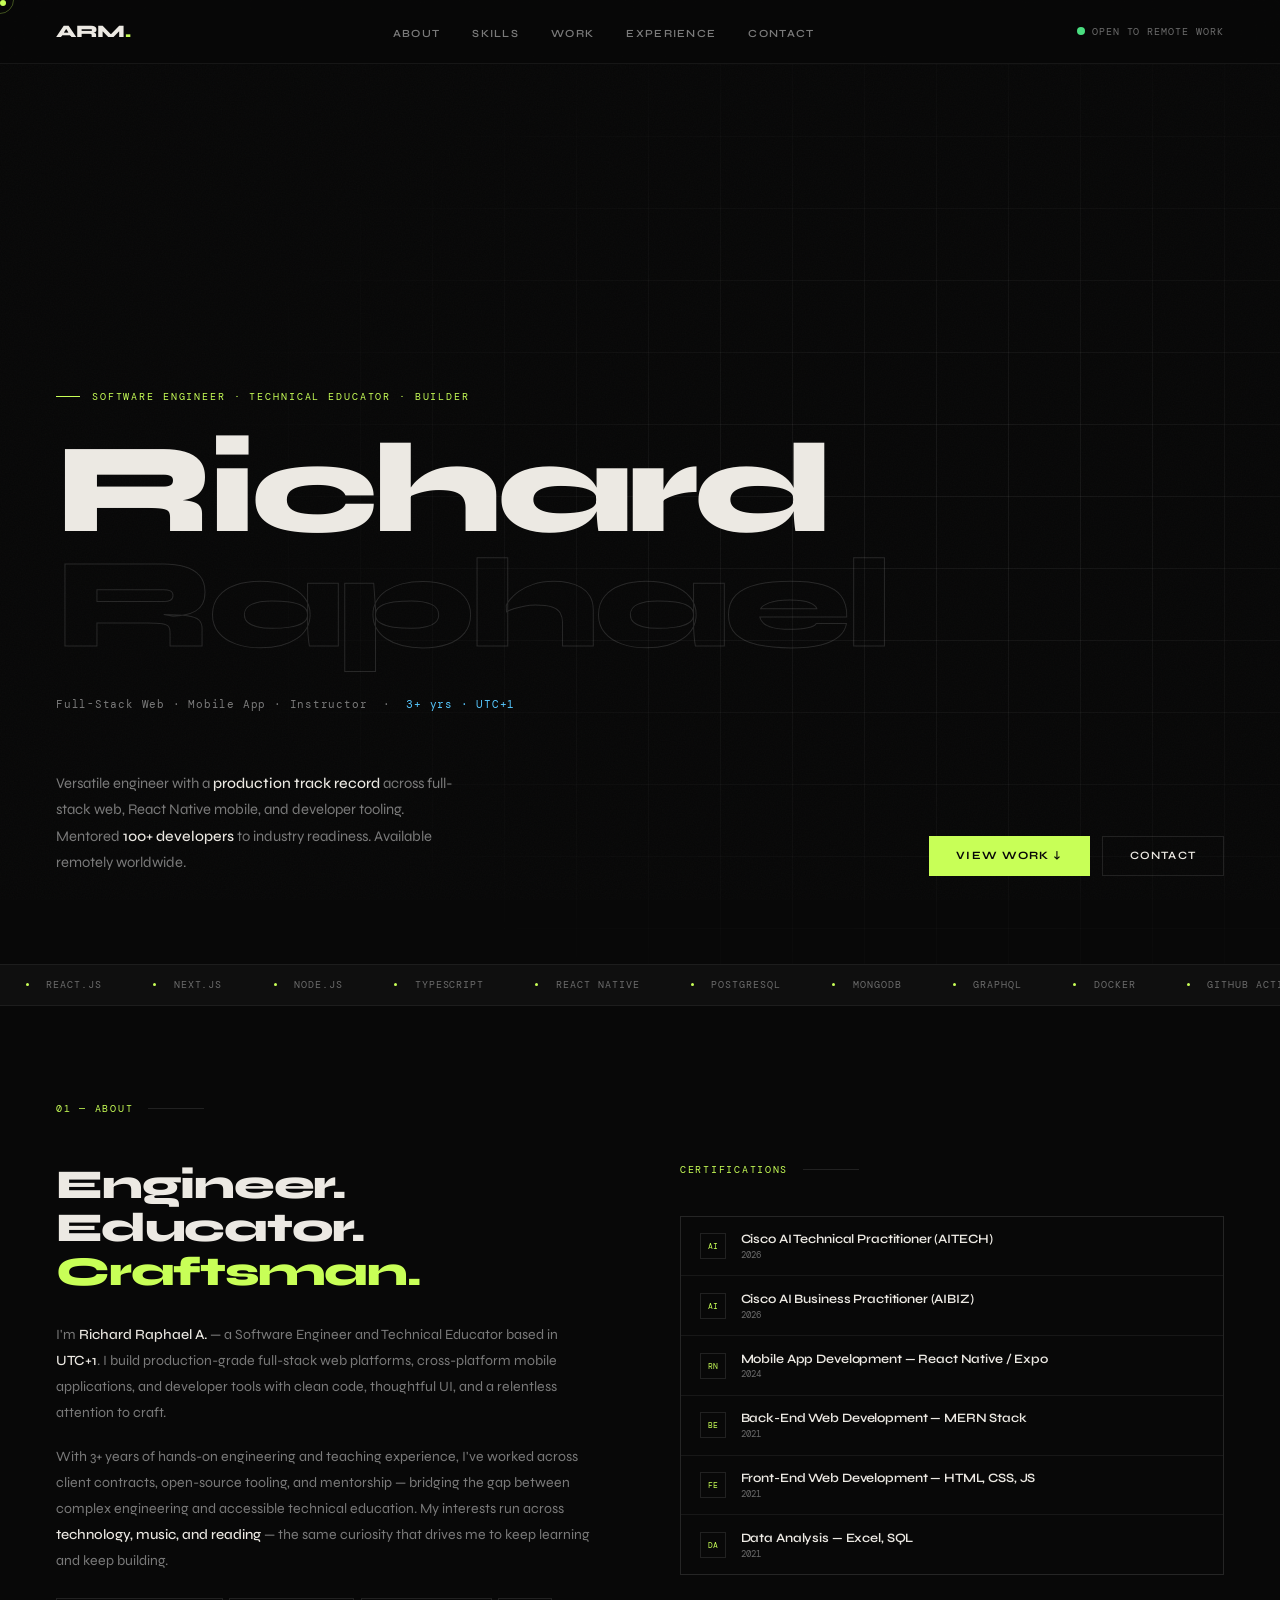
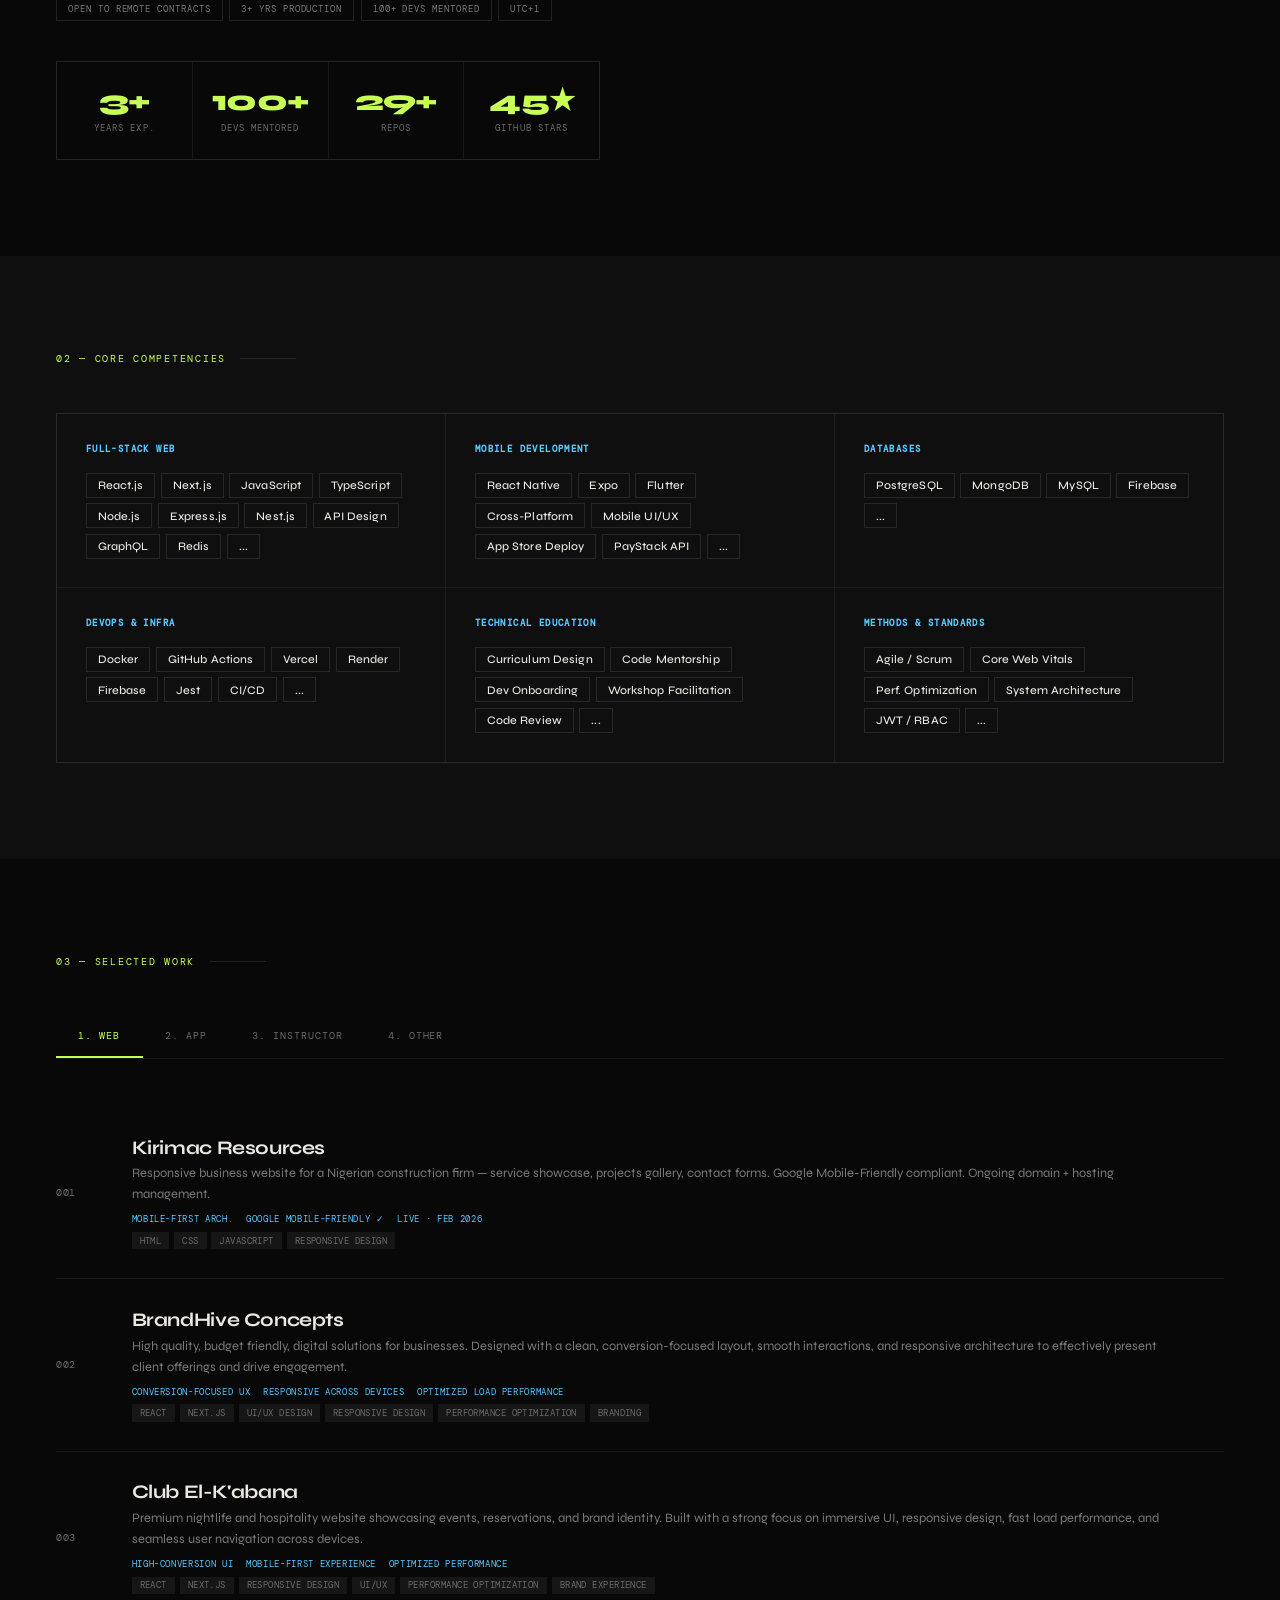
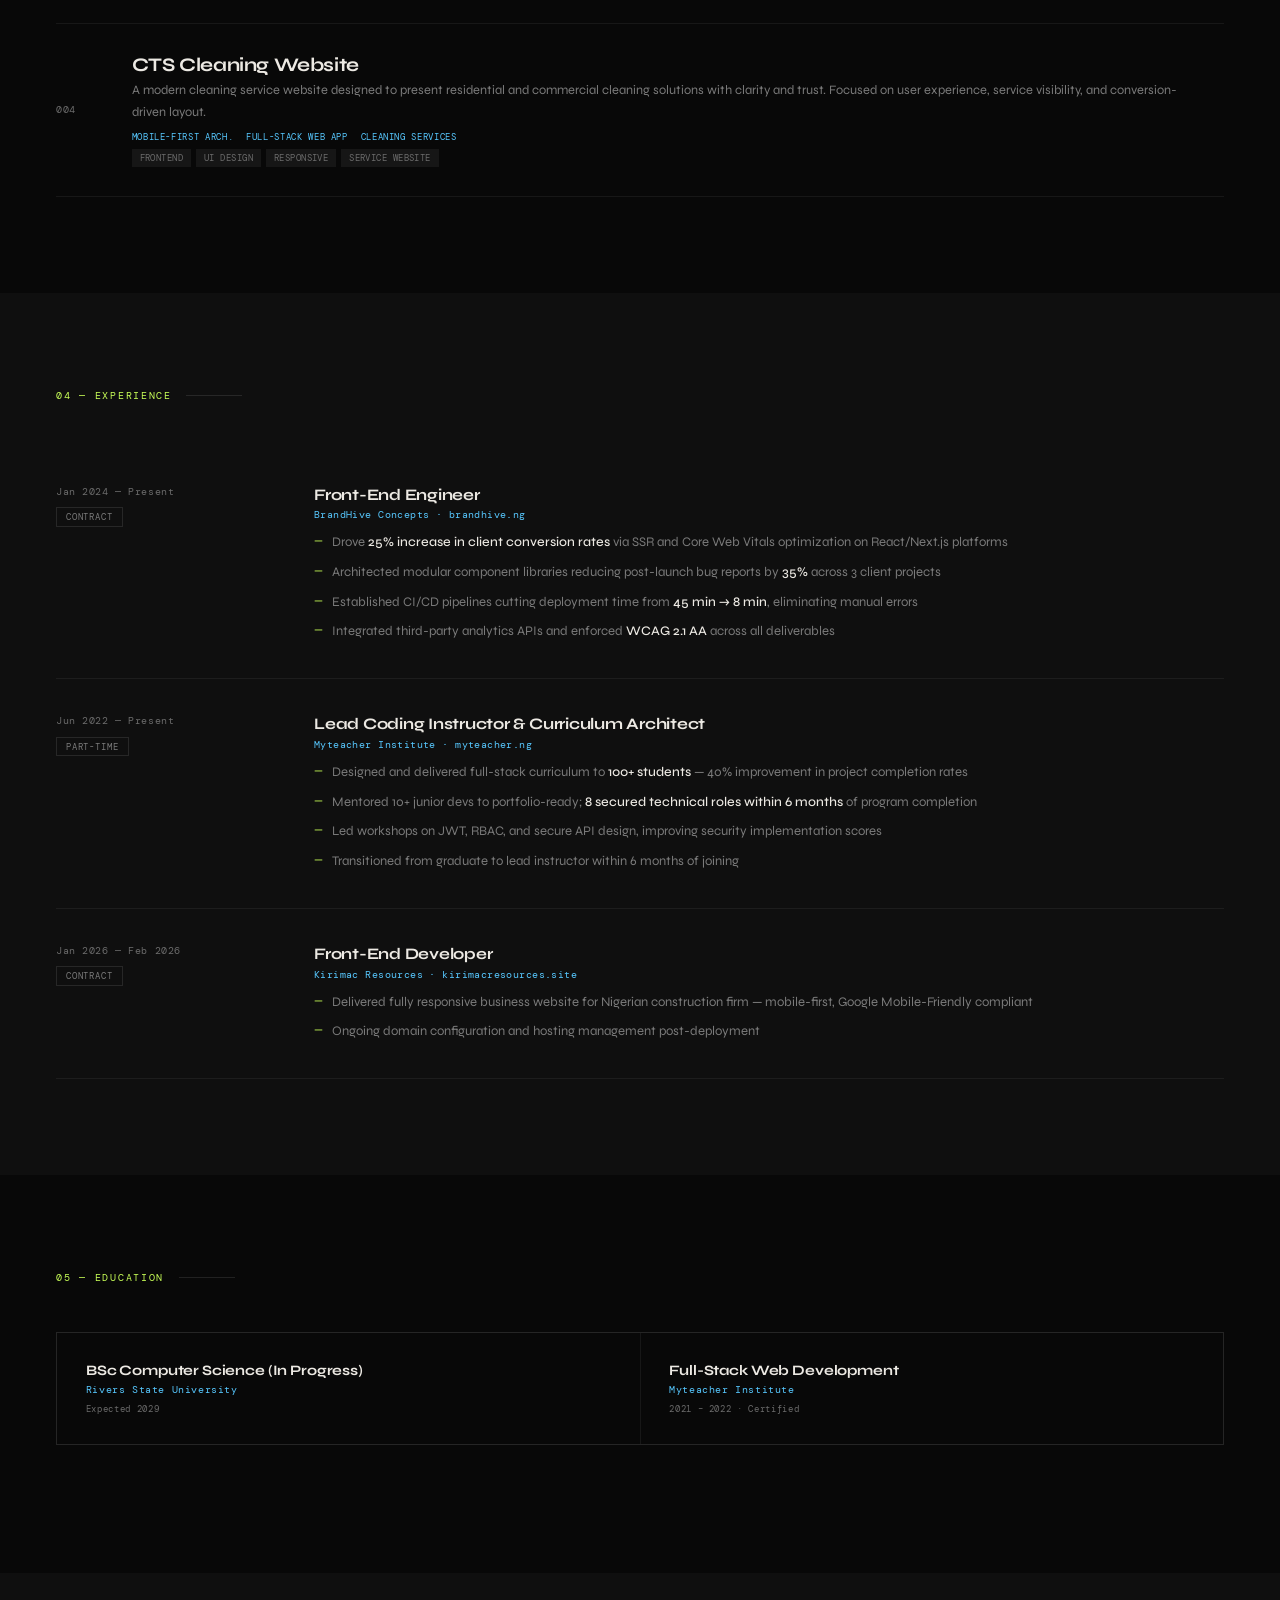
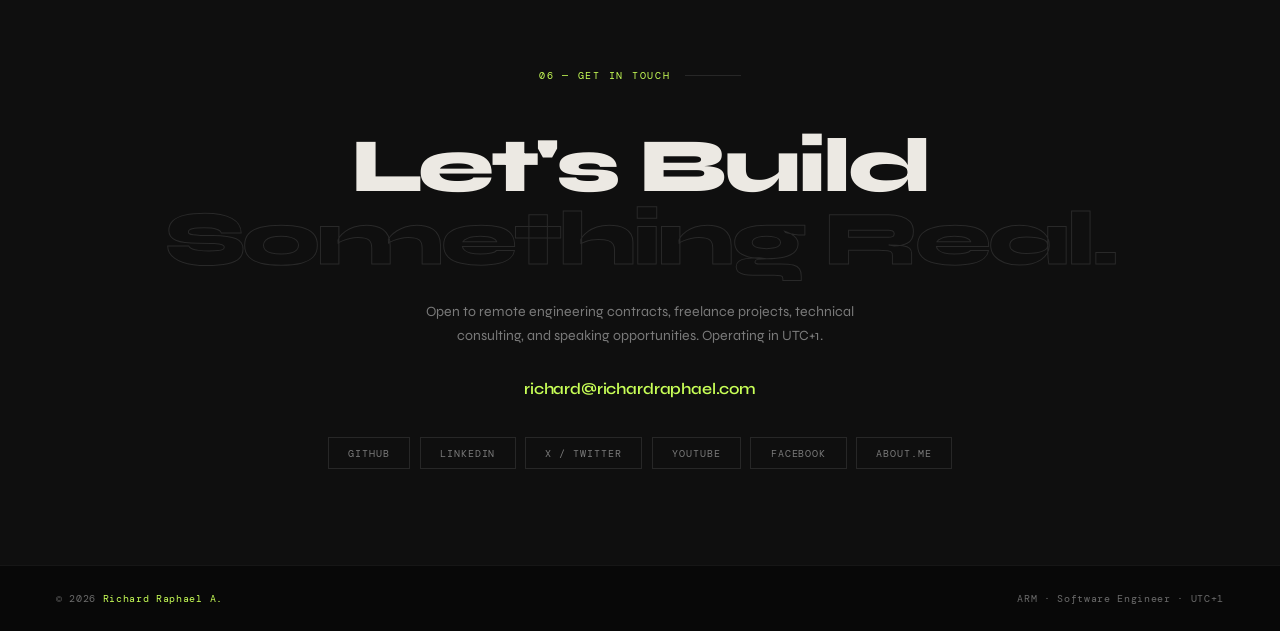
<file: index.html>
<!DOCTYPE html>
<html lang="en">

<head>
  <meta charset="UTF-8" />
  <meta http-equiv="X-UA-Compatible" content="IE=edge" />
  <meta name="viewport" content="width=device-width, initial-scale=1.0" />

  <title>Richard Raphael A • Software Engineer | Full-Stack Developer</title>
  <meta name="description"
    content="Richard Raphael A. is a Software Engineer and Technical Educator specializing in full-stack web development, React, Node.js, and mobile applications. Available for remote work worldwide." />
  <meta name="keywords"
    content="Software Engineer, Full Stack Developer, React Developer, Next.js Developer, JavaScript Engineer, Node.js Developer, Mobile App Developer, React Native, Web Developer Nigeria, UI UX Engineer, Technical Educator, Backend Developer, Frontend Developer, Portfolio, Freelance Developer, Remote, UTC+1, Dev, Worldwide, Foreign, MERN Stack, Richard, Raphael, Richard Raphael, Nest.js, API, Developer, Educator, Instructor, Best Dev, GitHub, AI, Contract, Part-Time, Full-Time, On-site, Onboarding, Design, Website, Webapp, App, Mobile App, Teacher, HTML, CSS, JavaScript, JS, Docker, CI/CD, DevOps, Engineer, Lagos, Abuja, USA, Canada, California, London, Italy, AITECH, AIBIZ, Cisco, Certified, Certificate" />
  <meta name="author" content="Richard Raphael A." />
  <meta name="robots" content="index, follow" />

  <!-- Theme & UI -->
  <meta name="theme-color" content="#080808" />
  <meta name="color-scheme" content="dark" />

  <!-- Open Graph (Facebook, LinkedIn, WhatsApp) -->
  <meta property="og:title" content="Richard Raphael A • Software Engineer" />
  <meta property="og:description"
    content="Full-Stack Software Engineer & Technical Educator building scalable web and mobile applications with modern technologies." />
  <meta property="og:type" content="website" />
  <meta property="og:url" content="https://richardraphael.com" />
  <meta property="og:image" content="https://richardraphael.com/og-image.png" />
  <meta property="og:image:width" content="1200" />
  <meta property="og:image:height" content="630" />
  <meta property="og:site_name" content="Richard Raphael A Portfolio" />

  <!-- Twitter Card -->
  <meta name="twitter:card" content="summary_large_image" />
  <meta name="twitter:title" content="Richard Raphael A • Software Engineer" />
  <meta name="twitter:description" content="Full-Stack Developer, Mobile Engineer & Technical Educator." />
  <meta name="twitter:image" content="https://richardraphael.com/og-image.png" />

  <!-- Accessibility / UX hints -->
  <meta name="HandheldFriendly" content="true" />

  <!-- Icons -->
  <link rel="apple-touch-icon" sizes="180x180" href="./apple-touch-icon.png" />
  <link rel="icon" type="image/png" sizes="32x32" href="./favicon-32x32.png" />
  <link rel="icon" type="image/png" sizes="16x16" href="./favicon-16x16.png" />
  <link rel="manifest" href="./site.webmanifest" />

  <!-- Preconnect for performance -->
  <link rel="preconnect" href="https://fonts.googleapis.com" />
  <link rel="preconnect" href="https://fonts.gstatic.com" crossorigin />

  <!-- Fonts -->
  <link
    href="https://fonts.googleapis.com/css2?family=Syne:wght@400;500;600;700;800&family=DM+Mono:ital,wght@0,300;0,400;1,300&display=swap"
    rel="stylesheet" />

  <!-- Styles -->
  <link rel="stylesheet" href="./style.css" />
</head>

<body>
  <div id="cur"></div>
  <div id="cur-ring"></div>

  <nav aria-label="Primary navigation">
    <a href="#hero" class="nav-logo" aria-label="Home">ARM<span>.</span></a>

    <ul class="nav-links">
      <li><a href="#about">About</a></li>
      <li><a href="#skills">Skills</a></li>
      <li><a href="#work">Work</a></li>
      <li><a href="#experience">Experience</a></li>
      <li><a href="#contact">Contact</a></li>
    </ul>

    <div class="nav-dot" aria-label="Availability status">
      <span aria-hidden="true"></span>
      Open to remote work
    </div>
  </nav>

  <main>
    <section id="hero">
      <div class="hero-grid-bg"></div>

      <div class="hero-content">
        <p class="hero-eyebrow fu d1">
          Software Engineer · Technical Educator · Builder
        </p>

        <h1 class="hero-name">
          <span class="fu d2">Richard</span>
          <span class="fu d3 ghost">Raphael</span>
        </h1>

        <p class="hero-mono fu d4">
          Full-Stack Web · Mobile App · Instructor &nbsp;·&nbsp;
          <span>3+ yrs · UTC+1</span>
        </p>

        <div class="hero-bottom">
          <p class="hero-desc fu d4">
            Versatile engineer with a
            <strong>production track record</strong> across full-stack web,
            React Native mobile, and developer tooling. Mentored
            <strong>100+ developers</strong> to industry readiness.
            Available remotely worldwide.
          </p>

          <div class="hero-btns fu d5">
            <a href="#work" class="btn-a">View Work ↓</a>
            <a href="#contact" class="btn-b">Contact</a>
          </div>
        </div>
      </div>
    </section>

    <div class="ticker-wrap" aria-hidden="true">
      <div class="ticker">
        <span class="ti"><span class="td"></span>React.js</span>
        <span class="ti"><span class="td"></span>Next.js</span>
        <span class="ti"><span class="td"></span>Node.js</span>
        <span class="ti"><span class="td"></span>TypeScript</span>
        <span class="ti"><span class="td"></span>React Native</span>
        <span class="ti"><span class="td"></span>PostgreSQL</span>
        <span class="ti"><span class="td"></span>MongoDB</span>
        <span class="ti"><span class="td"></span>GraphQL</span>
        <span class="ti"><span class="td"></span>Docker</span>
        <span class="ti"><span class="td"></span>GitHub Actions</span>
        <span class="ti"><span class="td"></span>Redis</span>
        <span class="ti"><span class="td"></span>PayStack API</span>
        <span class="ti"><span class="td"></span>Cisco AITECH 2026</span>
        <span class="ti"><span class="td"></span>Expo</span>
        <span class="ti"><span class="td"></span>Nest.js</span>
        <span class="ti"><span class="td"></span>Express.js</span>
        <span class="ti"><span class="td"></span>Firebase</span>
        <span class="ti"><span class="td"></span>Vercel</span>

        <span class="ti"><span class="td"></span>React.js</span>
        <span class="ti"><span class="td"></span>Next.js</span>
        <span class="ti"><span class="td"></span>Node.js</span>
        <span class="ti"><span class="td"></span>TypeScript</span>
        <span class="ti"><span class="td"></span>React Native</span>
        <span class="ti"><span class="td"></span>PostgreSQL</span>
        <span class="ti"><span class="td"></span>MongoDB</span>
        <span class="ti"><span class="td"></span>GraphQL</span>
        <span class="ti"><span class="td"></span>Docker</span>
        <span class="ti"><span class="td"></span>GitHub Actions</span>
        <span class="ti"><span class="td"></span>Redis</span>
        <span class="ti"><span class="td"></span>PayStack API</span>
        <span class="ti"><span class="td"></span>Cisco AITECH 2026</span>
        <span class="ti"><span class="td"></span>Expo</span>
        <span class="ti"><span class="td"></span>Nest.js</span>
        <span class="ti"><span class="td"></span>Express.js</span>
        <span class="ti"><span class="td"></span>Firebase</span>
        <span class="ti"><span class="td"></span>Vercel</span>
      </div>
    </div>

    <section id="about" aria-labelledby="about-title">
      <p id="about-title" class="sl">01 — About</p>

      <div class="about-g">
        <div>
          <h2 class="about-h rv">
            Engineer.<br />Educator.<br /><em>Craftsman.</em>
          </h2>

          <p class="ap rv">
            I'm <strong>Richard Raphael A.</strong> — a Software Engineer and
            Technical Educator based in <strong>UTC+1</strong>. I build
            production-grade full-stack web platforms, cross-platform mobile
            applications, and developer tools with clean code, thoughtful UI,
            and a relentless attention to craft.
          </p>

          <p class="ap rv">
            With 3+ years of hands-on engineering and teaching experience,
            I've worked across client contracts, open-source tooling, and
            mentorship — bridging the gap between complex engineering and
            accessible technical education. My interests run across
            <strong>technology, music, and reading</strong> — the same curiosity
            that drives me to keep learning and keep building.
          </p>

          <div class="pill-row rv">
            <span class="pill">Open to Remote Contracts</span>
            <span class="pill">3+ Yrs Production</span>
            <span class="pill">100+ Devs Mentored</span>
            <span class="pill">UTC+1</span>
          </div>

          <div class="stats-g rv">
            <div class="stat">
              <span class="sn">3+</span>
              <span class="sl2">Years exp.</span>
            </div>
            <div class="stat">
              <span class="sn">100+</span>
              <span class="sl2">Devs mentored</span>
            </div>
            <div class="stat">
              <span class="sn">29+</span>
              <span class="sl2">Repos</span>
            </div>
            <div class="stat">
              <span class="sn">45★</span>
              <span class="sl2">GitHub stars</span>
            </div>
          </div>
        </div>

        <div>
          <p class="sl rv" style="margin-bottom: 1.2rem">
            Certifications
          </p>

          <div class="certs rv">
            <div class="cert">
              <div class="cert-ic">AI</div>
              <div>
                <div class="cert-nm">
                  Cisco AI Technical Practitioner (AITECH)
                </div>
                <div class="cert-yr">2026</div>
              </div>
            </div>

            <div class="cert">
              <div class="cert-ic">AI</div>
              <div>
                <div class="cert-nm">
                  Cisco AI Business Practitioner (AIBIZ)
                </div>
                <div class="cert-yr">2026</div>
              </div>
            </div>

            <div class="cert">
              <div class="cert-ic">RN</div>
              <div>
                <div class="cert-nm">
                  Mobile App Development — React Native / Expo
                </div>
                <div class="cert-yr">2024</div>
              </div>
            </div>

            <div class="cert">
              <div class="cert-ic">BE</div>
              <div>
                <div class="cert-nm">
                  Back-End Web Development — MERN Stack
                </div>
                <div class="cert-yr">2021</div>
              </div>
            </div>

            <div class="cert">
              <div class="cert-ic">FE</div>
              <div>
                <div class="cert-nm">
                  Front-End Web Development — HTML, CSS, JS
                </div>
                <div class="cert-yr">2021</div>
              </div>
            </div>

            <div class="cert">
              <div class="cert-ic">DA</div>
              <div>
                <div class="cert-nm">
                  Data Analysis — Excel, SQL
                </div>
                <div class="cert-yr">2021</div>
              </div>
            </div>
          </div>
        </div>
      </div>
    </section>

    <section id="skills" aria-labelledby="skills-title">
      <p id="skills-title" class="sl">02 — Core Competencies</p>

      <div class="skills-g">
        <div class="sc rv">
          <h3 class="sch">Full-Stack Web</h3>
          <div class="tags">
            <span class="tag">React.js</span>
            <span class="tag">Next.js</span>
            <span class="tag">JavaScript</span>
            <span class="tag">TypeScript</span>
            <span class="tag">Node.js</span>
            <span class="tag">Express.js</span>
            <span class="tag">Nest.js</span>
            <span class="tag">API Design</span>
            <span class="tag">GraphQL</span>
            <span class="tag">Redis</span>
            <span class="tag">...</span>
          </div>
        </div>

        <div class="sc rv">
          <h3 class="sch">Mobile Development</h3>
          <div class="tags">
            <span class="tag">React Native</span>
            <span class="tag">Expo</span>
            <span class="tag">Flutter</span>
            <span class="tag">Cross-Platform</span>
            <span class="tag">Mobile UI/UX</span>
            <span class="tag">App Store Deploy</span>
            <span class="tag">PayStack API</span>
            <span class="tag">...</span>
          </div>
        </div>

        <div class="sc rv">
          <h3 class="sch">Databases</h3>
          <div class="tags">
            <span class="tag">PostgreSQL</span>
            <span class="tag">MongoDB</span>
            <span class="tag">MySQL</span>
            <span class="tag">Firebase</span>
            <span class="tag">...</span>
          </div>
        </div>

        <div class="sc rv">
          <h3 class="sch">DevOps & Infra</h3>
          <div class="tags">
            <span class="tag">Docker</span>
            <span class="tag">GitHub Actions</span>
            <span class="tag">Vercel</span>
            <span class="tag">Render</span>
            <span class="tag">Firebase</span>
            <span class="tag">Jest</span>
            <span class="tag">CI/CD</span>
            <span class="tag">...</span>
          </div>
        </div>

        <div class="sc rv">
          <h3 class="sch">Technical Education</h3>
          <div class="tags">
            <span class="tag">Curriculum Design</span>
            <span class="tag">Code Mentorship</span>
            <span class="tag">Dev Onboarding</span>
            <span class="tag">Workshop Facilitation</span>
            <span class="tag">Code Review</span>
            <span class="tag">...</span>
          </div>
        </div>

        <div class="sc rv">
          <h3 class="sch">Methods & Standards</h3>
          <div class="tags">
            <span class="tag">Agile / Scrum</span>
            <span class="tag">Core Web Vitals</span>
            <span class="tag">Perf. Optimization</span>
            <span class="tag">System Architecture</span>
            <span class="tag">JWT / RBAC</span>
            <span class="tag">...</span>
          </div>
        </div>
      </div>
    </section>

    <section id="work" aria-labelledby="work-title">
      <p id="work-title" class="sl">03 — Selected Work</p>

      <div class="tabs">
        <button class="tab on" data-t="web">1. Web</button>
        <button class="tab" data-t="app">2. App</button>
        <button class="tab" data-t="instructor">3. Instructor</button>
        <button class="tab" data-t="other">4. Other</button>
      </div>

      <div class="panel on" id="t-web">

        <a href="https://kirimacresources.site" target="_blank" rel="noopener noreferrer" class="pr rv">
          <span class="pnum">001</span>
          <div>
            <div class="pn">Kirimac Resources</div>
            <div class="pd">
              Responsive business website for a Nigerian construction firm —
              service showcase, projects gallery, contact forms. Google
              Mobile-Friendly compliant. Ongoing domain + hosting management.
            </div>
            <div class="pmet">
              <span class="pm">Mobile-first arch.</span>
              <span class="pm">Google Mobile-Friendly ✓</span>
              <span class="pm">Live · Feb 2026</span>
            </div>
            <div class="ptags">
              <span class="ptag">HTML</span>
              <span class="ptag">CSS</span>
              <span class="ptag">JavaScript</span>
              <span class="ptag">Responsive Design</span>
            </div>
          </div>
          <span class="parr">↗</span>
        </a>

        <a href="https://brandhive.ng" target="_blank" rel="noopener noreferrer" class="pr rv">
          <span class="pnum">002</span>
          <div>
            <div class="pn">BrandHive Concepts</div>
            <div class="pd">
              High quality, budget friendly, digital solutions for businesses.
              Designed with a clean, conversion-focused layout, smooth interactions,
              and responsive architecture to effectively present client offerings and drive engagement.
            </div>
            <div class="pmet">
              <span class="pm">Conversion-focused UX</span>
              <span class="pm">Responsive across devices</span>
              <span class="pm">Optimized load performance</span>
            </div>
            <div class="ptags">
              <span class="ptag">React</span>
              <span class="ptag">Next.js</span>
              <span class="ptag">UI/UX Design</span>
              <span class="ptag">Responsive Design</span>
              <span class="ptag">Performance Optimization</span>
              <span class="ptag">Branding</span>
            </div>
          </div>
          <span class="parr">↗</span>
        </a>

        <a href="https://clubelkabana.com" target="_blank" rel="noopener noreferrer" class="pr rv">
          <span class="pnum">003</span>
          <div>
            <div class="pn">Club El-K'abana</div>
            <div class="pd">
              Premium nightlife and hospitality website showcasing events, reservations,
              and brand identity. Built with a strong focus on immersive UI, responsive
              design, fast load performance, and seamless user navigation across devices.
            </div>
            <div class="pmet">
              <span class="pm">High-conversion UI</span>
              <span class="pm">Mobile-first experience</span>
              <span class="pm">Optimized performance</span>
            </div>
            <div class="ptags">
              <span class="ptag">React</span>
              <span class="ptag">Next.js</span>
              <span class="ptag">Responsive Design</span>
              <span class="ptag">UI/UX</span>
              <span class="ptag">Performance Optimization</span>
              <span class="ptag">Brand Experience</span>
            </div>
          </div>
          <span class="parr">↗</span>
        </a>

        <a href="https://cts-cleaning.onrender.com" target="_blank" rel="noopener noreferrer" class="pr rv">
          <span class="pnum">004</span>
          <div>
            <div class="pn">CTS Cleaning Website</div>
            <div class="pd">
              A modern cleaning service website designed to present residential
              and commercial cleaning solutions with clarity and trust.
              Focused on user experience, service visibility, and
              conversion-driven layout.
            </div>
            <div class="pmet">
              <span class="pm">Mobile-first arch.</span>
              <span class="pm">Full-Stack Web App</span>
              <span class="pm">Cleaning services</span>
            </div>
            <div class="ptags">
              <span class="ptag">Frontend</span>
              <span class="ptag">UI Design</span>
              <span class="ptag">Responsive</span>
              <span class="ptag">Service Website</span>
            </div>
          </div>
          <span class="parr">↗</span>
        </a>
      </div>

      <div class="panel" id="t-app">
        <div class="pr rv" style="cursor: default">
          <span class="pnum">001</span>
          <div>
            <div class="pn">
              Clients Account <span class="wip-badge">In Progress</span>
            </div>
            <div class="pd">
              LegalTech cross-platform mobile app for secure legal payment
              processing and chamber name verification. PayStack API
              integration for PCI-DSS compliant flows. Targeting both Google
              Play Store and Apple App Store.
            </div>
            <div class="pmet">
              <span class="pm">iOS + Android</span>
              <span class="pm">PayStack / PCI-DSS</span>
              <span class="pm">App Store ready</span>
            </div>
            <div class="ptags">
              <span class="ptag">React Native</span>
              <span class="ptag">Expo</span>
              <span class="ptag">PayStack API</span>
              <span class="ptag">PCI-DSS</span>
              <span class="ptag">Cross-Platform</span>
            </div>
          </div>
          <span class="parr" style="opacity: 0.2">↗</span>
        </div>
      </div>

      <div class="panel" id="t-instructor">
        <div class="pr rv" style="cursor: default">
          <span class="pnum">001</span>
          <div>
            <div class="pn">Full-Stack Curriculum Design</div>
            <div class="pd">
              Architected and delivered a full-stack curriculum spanning HTML,
              CSS, JS, and the MERN stack — covering deployment-focused,
              hands-on instruction for developers entering the industry.
            </div>
            <div class="pmet">
              <span class="pm">100+ students</span>
              <span class="pm">↑ 40% project completion</span>
              <span class="pm">8 of 10 mentees landed roles</span>
            </div>
            <div class="ptags">
              <span class="ptag">HTML/CSS/JS</span>
              <span class="ptag">MERN Stack</span>
              <span class="ptag">Curriculum Design</span>
              <span class="ptag">Deployment</span>
            </div>
          </div>
        </div>

        <div class="pr rv" style="cursor: default">
          <span class="pnum">002</span>
          <div>
            <div class="pn">Auth & Security Workshops</div>
            <div class="pd">
              Technical workshops on JWT authentication, RBAC, and secure REST
              API design — directly improving student security implementation
              scores across cohorts.
            </div>
            <div class="ptags">
              <span class="ptag">JWT</span>
              <span class="ptag">RBAC</span>
              <span class="ptag">API Security</span>
              <span class="ptag">Workshop Facilitation</span>
            </div>
          </div>
        </div>
      </div>

      <div class="panel" id="t-other">
        <a href="https://marketplace.visualstudio.com/items?itemName=RichardRapahel.gbam" target="_blank"
          rel="noopener noreferrer" class="pr rv">
          <span class="pnum">001</span>
          <div>
            <div class="pn">GBAM — VS Code Extension</div>
            <div class="pd">
              Developer productivity tool delivering audio-visual success
              feedback. Event-driven architecture intercepts VS Code task
              success (exit code 0) with 3s cooldown. Zero external
              dependencies. VS Code 1.90+ compatible.
            </div>
            <div class="pmet">
              <span class="pm">Zero dependencies</span>
              <span class="pm">Native OS audio</span>
              <span class="pm">Status bar flash</span>
            </div>
            <div class="ptags">
              <span class="ptag">TypeScript</span>
              <span class="ptag">VS Code API</span>
              <span class="ptag">Event-Driven</span>
              <span class="ptag">Open Source</span>
            </div>
          </div>
          <span class="parr">↗</span>
        </a>

        <a href="https://github.com/Richard-Raph" target="_blank" rel="noopener noreferrer" class="pr rv">
          <span class="pnum">002</span>
          <div>
            <div class="pn">GitHub — Open Source</div>
            <div class="pd">
              29+ public repositories. Achievements: Starstruck (45 stars),
              Pull Shark ×2, YOLO. Active contributor across TypeScript,
              JavaScript, and CSS projects.
            </div>
            <div class="ptags">
              <span class="ptag">TypeScript</span>
              <span class="ptag">JavaScript</span>
              <span class="ptag">CSS</span>
              <span class="ptag">Open Source</span>
            </div>
          </div>
          <span class="parr">↗</span>
        </a>
      </div>
    </section>

    <section id="experience" aria-labelledby="experience-title">
      <p id="experience-title" class="sl">04 — Experience</p>

      <div class="exp-list">
        <div class="exp-item rv">
          <div>
            <div class="ep">Jan 2024 — Present</div>
            <div class="et">Contract</div>
          </div>

          <div>
            <div class="er">Front-End Engineer</div>
            <div class="ec">
              <a href="https://brandhive.ng" target="_blank" rel="noopener noreferrer">
                BrandHive Concepts · brandhive.ng
              </a>
            </div>

            <ul class="ebl">
              <li>
                Drove <strong>25% increase in client conversion rates</strong>
                via SSR and Core Web Vitals optimization on React/Next.js
                platforms
              </li>
              <li>
                Architected modular component libraries reducing post-launch
                bug reports by <strong>35%</strong> across 3 client projects
              </li>
              <li>
                Established CI/CD pipelines cutting deployment time from
                <strong>45 min → 8 min</strong>, eliminating manual errors
              </li>
              <li>
                Integrated third-party analytics APIs and enforced
                <strong>WCAG 2.1 AA</strong> across all deliverables
              </li>
            </ul>
          </div>
        </div>

        <div class="exp-item rv">
          <div>
            <div class="ep">Jun 2022 — Present</div>
            <div class="et">Part-Time</div>
          </div>

          <div>
            <div class="er">
              Lead Coding Instructor & Curriculum Architect
            </div>
            <div class="ec">
              <a href="https://myteacher.ng" target="_blank" rel="noopener noreferrer">
                Myteacher Institute · myteacher.ng
              </a>
            </div>

            <ul class="ebl">
              <li>
                Designed and delivered full-stack curriculum to
                <strong>100+ students</strong> — 40% improvement in project
                completion rates
              </li>
              <li>
                Mentored 10+ junior devs to portfolio-ready;
                <strong>
                  8 secured technical roles within 6 months
                </strong>
                of program completion
              </li>
              <li>
                Led workshops on JWT, RBAC, and secure API design, improving
                security implementation scores
              </li>
              <li>
                Transitioned from graduate to lead instructor within 6 months
                of joining
              </li>
            </ul>
          </div>
        </div>

        <div class="exp-item rv">
          <div>
            <div class="ep">Jan 2026 — Feb 2026</div>
            <div class="et">Contract</div>
          </div>

          <div>
            <div class="er">Front-End Developer</div>
            <div class="ec">
              <a href="https://kirimacresources.site" target="_blank" rel="noopener noreferrer">
                Kirimac Resources · kirimacresources.site
              </a>
            </div>

            <ul class="ebl">
              <li>
                Delivered fully responsive business website for Nigerian
                construction firm — mobile-first, Google Mobile-Friendly
                compliant
              </li>
              <li>
                Ongoing domain configuration and hosting management
                post-deployment
              </li>
            </ul>
          </div>
        </div>
      </div>
    </section>

    <section id="education" aria-labelledby="education-title">
      <p id="education-title" class="sl">05 — Education</p>

      <div class="edu-g rv">
        <div class="edu-c">
          <div class="edu-d">BSc Computer Science (In Progress)</div>
          <div class="edu-s">Rivers State University</div>
          <div class="edu-y">Expected 2029</div>
        </div>

        <div class="edu-c">
          <div class="edu-d">Full-Stack Web Development</div>
          <div class="edu-s">Myteacher Institute</div>
          <div class="edu-y">2021 – 2022 · Certified</div>
        </div>
      </div>
    </section>

    <section id="contact" aria-labelledby="contact-title">
      <p id="contact-title" class="sl" style="justify-content: center">
        06 — Get in Touch
      </p>

      <h2 class="ch rv">
        <span>Let's Build</span>
        <span class="ghost">Something Real.</span>
      </h2>

      <p class="csub rv">
        Open to remote engineering contracts, freelance projects, technical
        consulting, and speaking opportunities. Operating in UTC+1.
      </p>

      <a href="mailto:richard@richardraphael.com" class="rv cemail">
        <span class="sr-only">Email:</span>
        richard@richardraphael.com
      </a>

      <div class="social-row rv">
        <a href="https://github.com/Richard-Raph" target="_blank" rel="noopener noreferrer" class="slink">GitHub</a>
        <a href="https://www.linkedin.com/in/rich-tech123" target="_blank" rel="noopener noreferrer"
          class="slink">LinkedIn</a>
        <a href="https://x.com/rich_tech123" target="_blank" rel="noopener noreferrer" class="slink">X / Twitter</a>
        <a href="https://www.youtube.com/@rich_tech123" target="_blank" rel="noopener noreferrer"
          class="slink">YouTube</a>
        <a href="https://www.facebook.com/richtech7207" target="_blank" rel="noopener noreferrer"
          class="slink">Facebook</a>
        <a href="https://about.me/richardraphael" target="_blank" rel="noopener noreferrer" class="slink">About.me</a>
      </div>
    </section>
  </main>

  <footer>
    <p>© <span id="year"></span> <span>Richard Raphael A.</span></p>
    <p>ARM · Software Engineer · UTC+1</p>
  </footer>

  <script src="./script.js"></script>
  <script type="application/ld+json">
    {
      "@context": "https://schema.org",
      "@type": "Person",
      "@id": "https://richardraphael.com/#person",
      "name": "Richard Raphael A.",
      "url": "https://richardraphael.com/",
      "jobTitle": "Software Engineer (Full-Stack Web and Mobile Developer)",
      "description": "Richard Raphael is a software developer and coding instructor specializing in TypeScript, JavaScript, React, Nest.js, Bun, Node.js, Expo, Docker, SQL, MongoDb, React Native, and mobile application development.",
      "address": {
        "@type": "PostalAddress",
        "addressCountry": "NG"
      },
      "knowsAbout": [
        "Full-Stack Development",
        "Database Management",
        "JavaScript",
        "React",
        "Full-Stack Development Training",
        "Bun",
        "Web App Development",
        "TypeScript",
        "Node.js",
        "Mobile App Development",
        "Docker",
        "Software Engineering",
        "Mobile App Testing",
        "Web Site Development",
        "Technical Education"
      ],
      "sameAs": [
        "https://github.com/Richard-Raph",
        "https://linkedin.com/in/rich-tech123",
        "https://www.facebook.com/richtech7207",
        "https://www.youtube.com/@rich_tech123",
        "https://x.com/rich_tech123",
        "https://about.me/richardraphael"
      ]
    }
  </script>
</body>

</html>
</file>
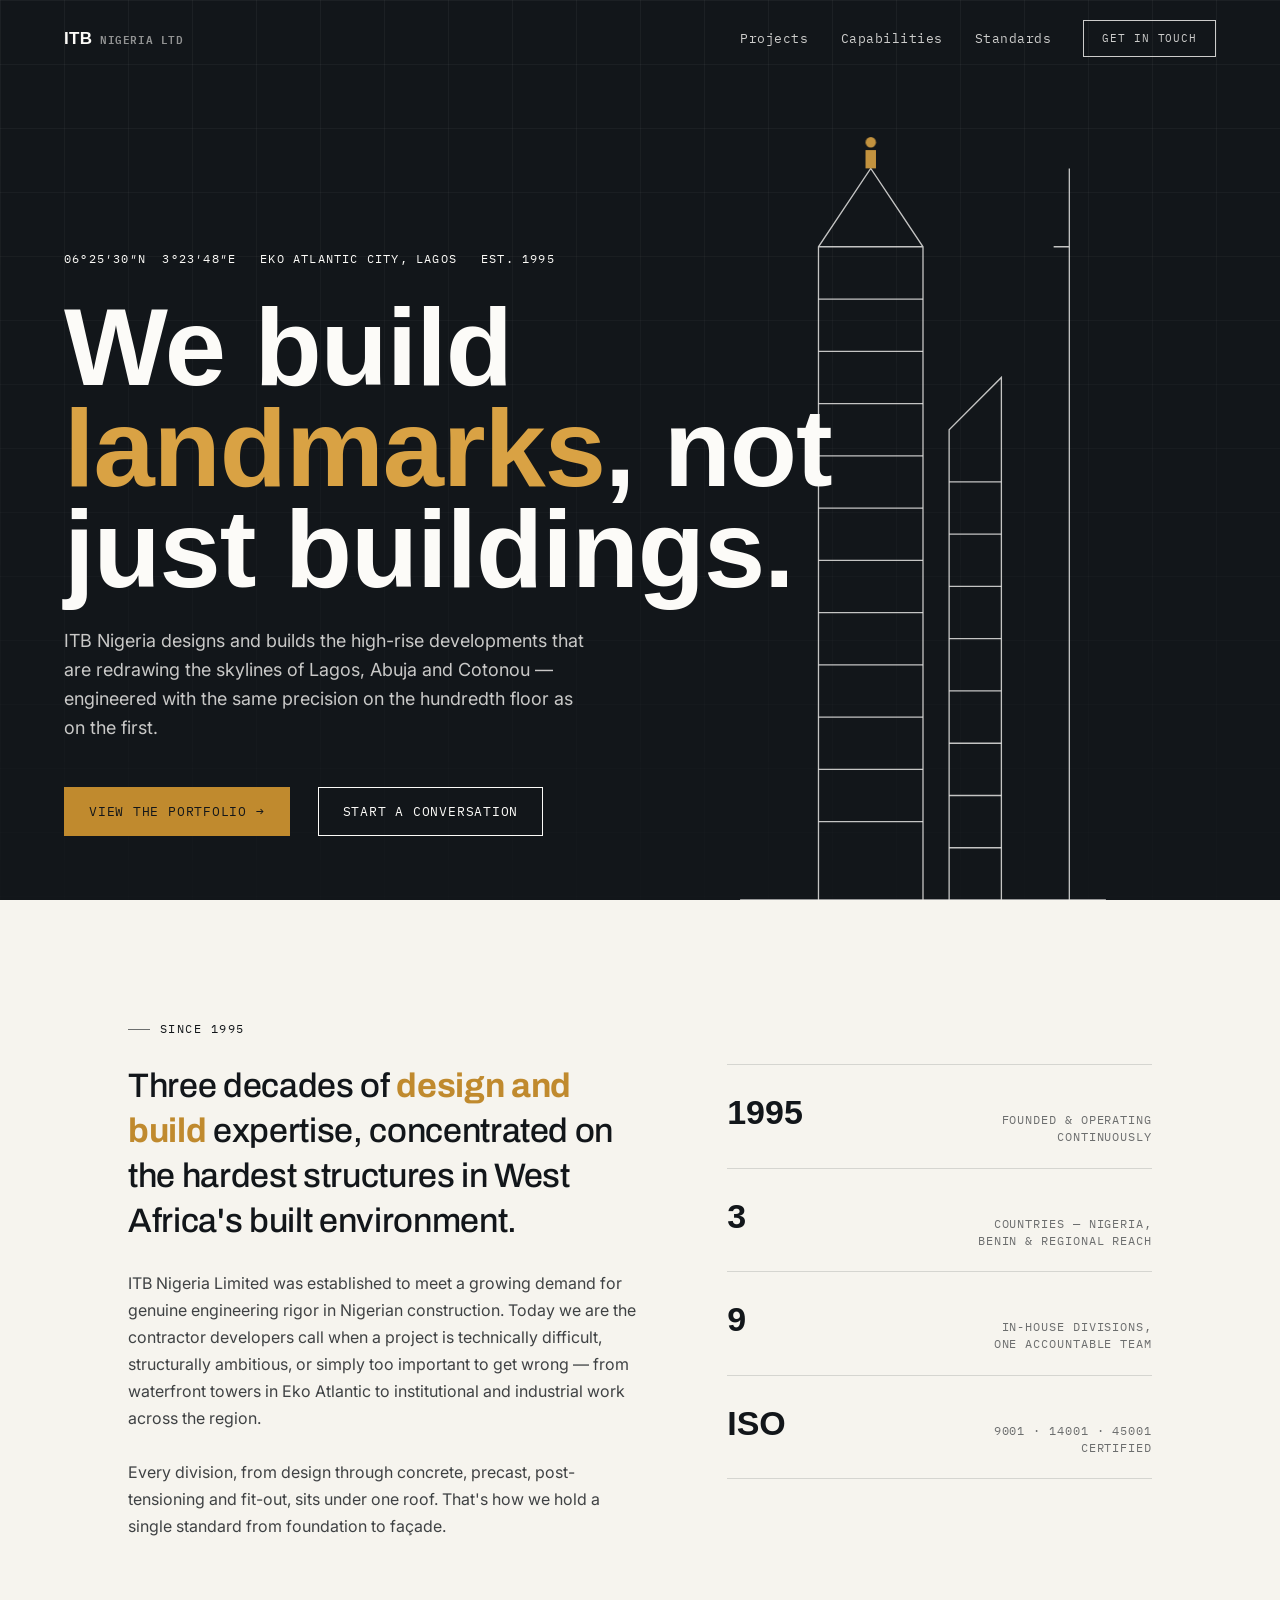
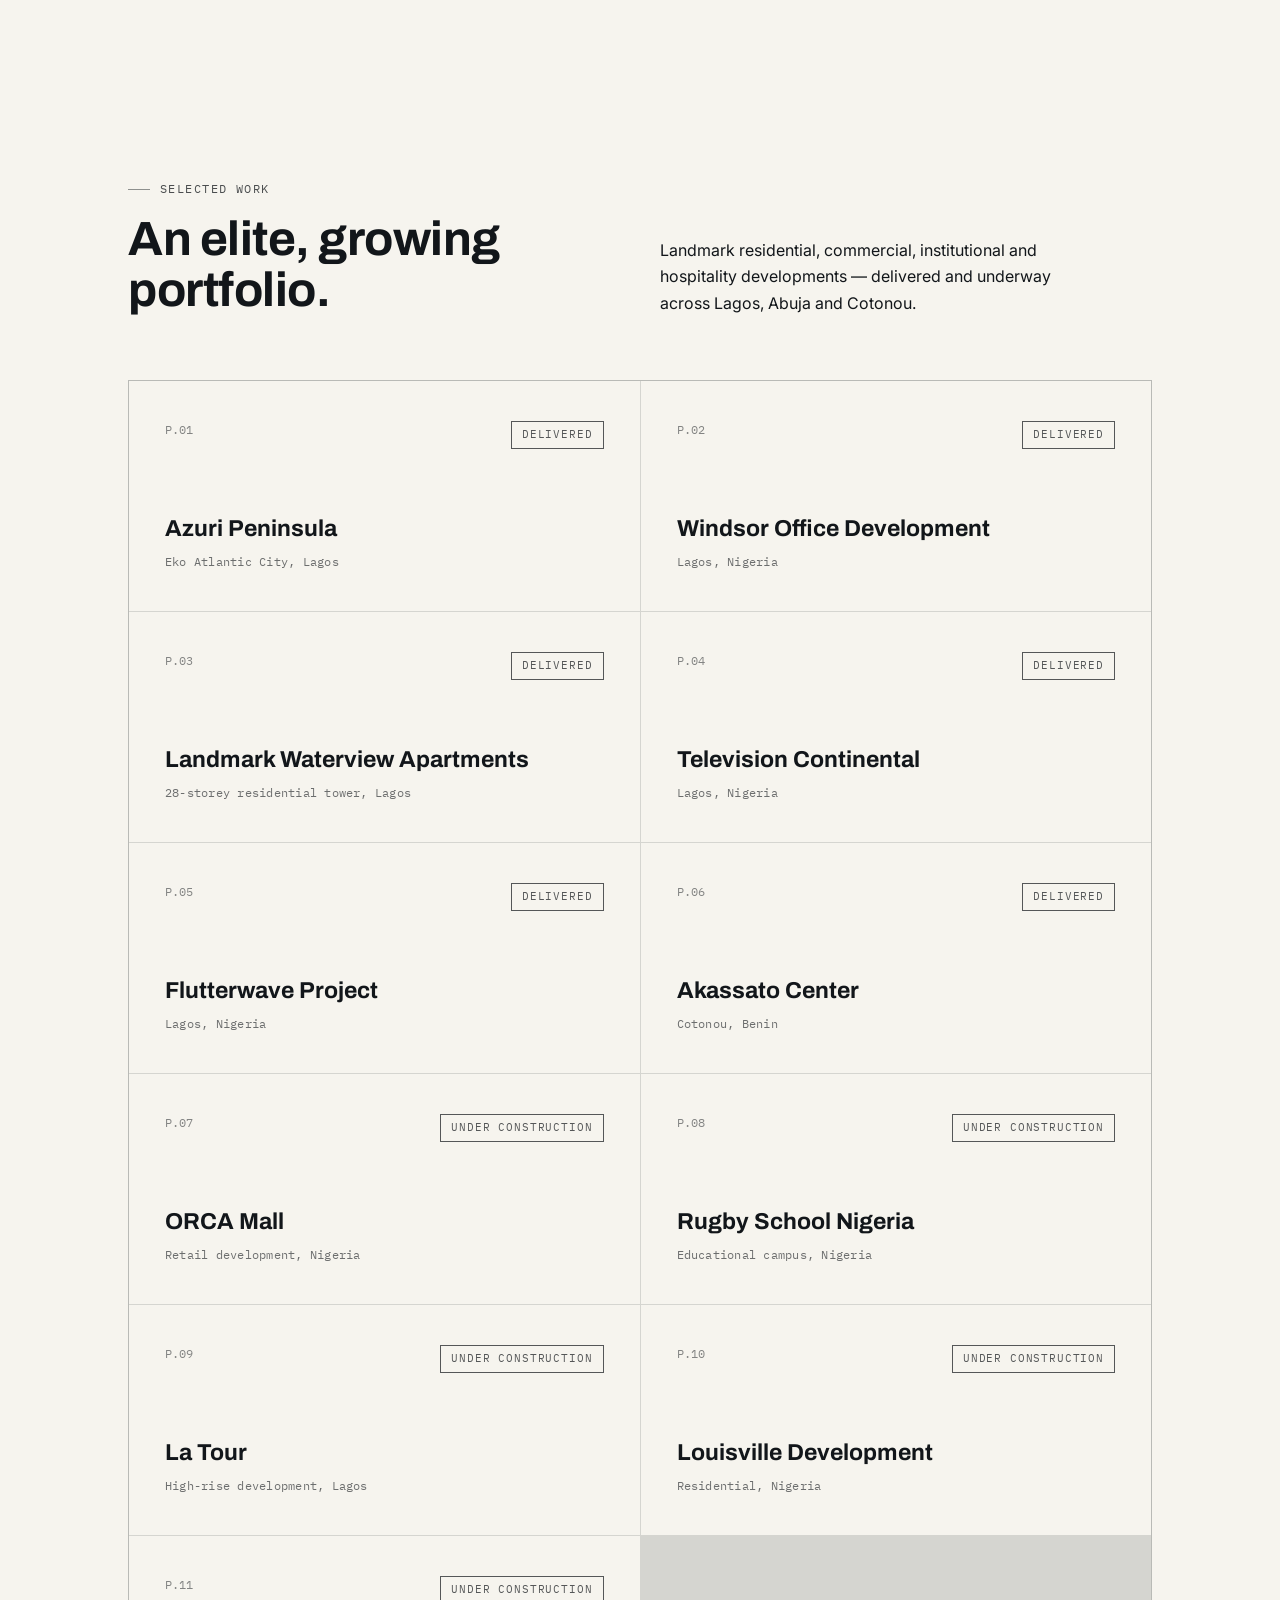
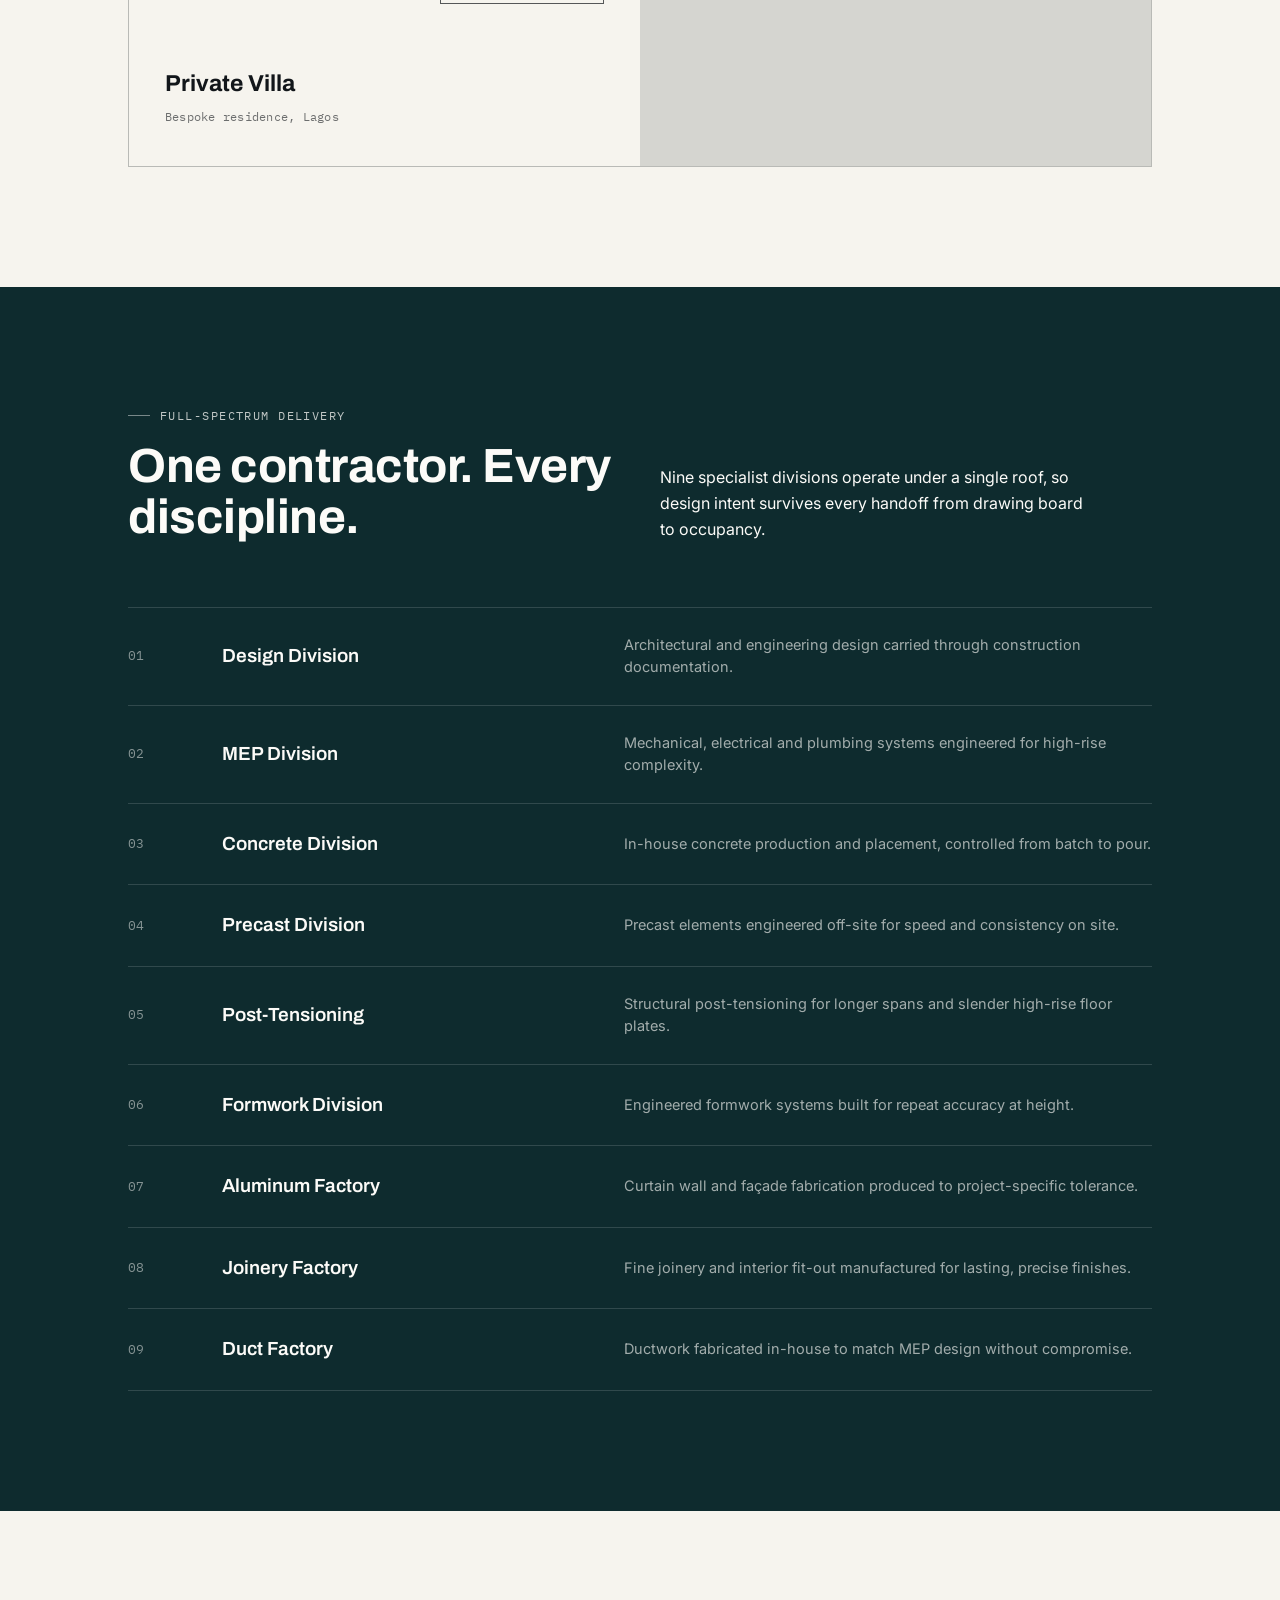
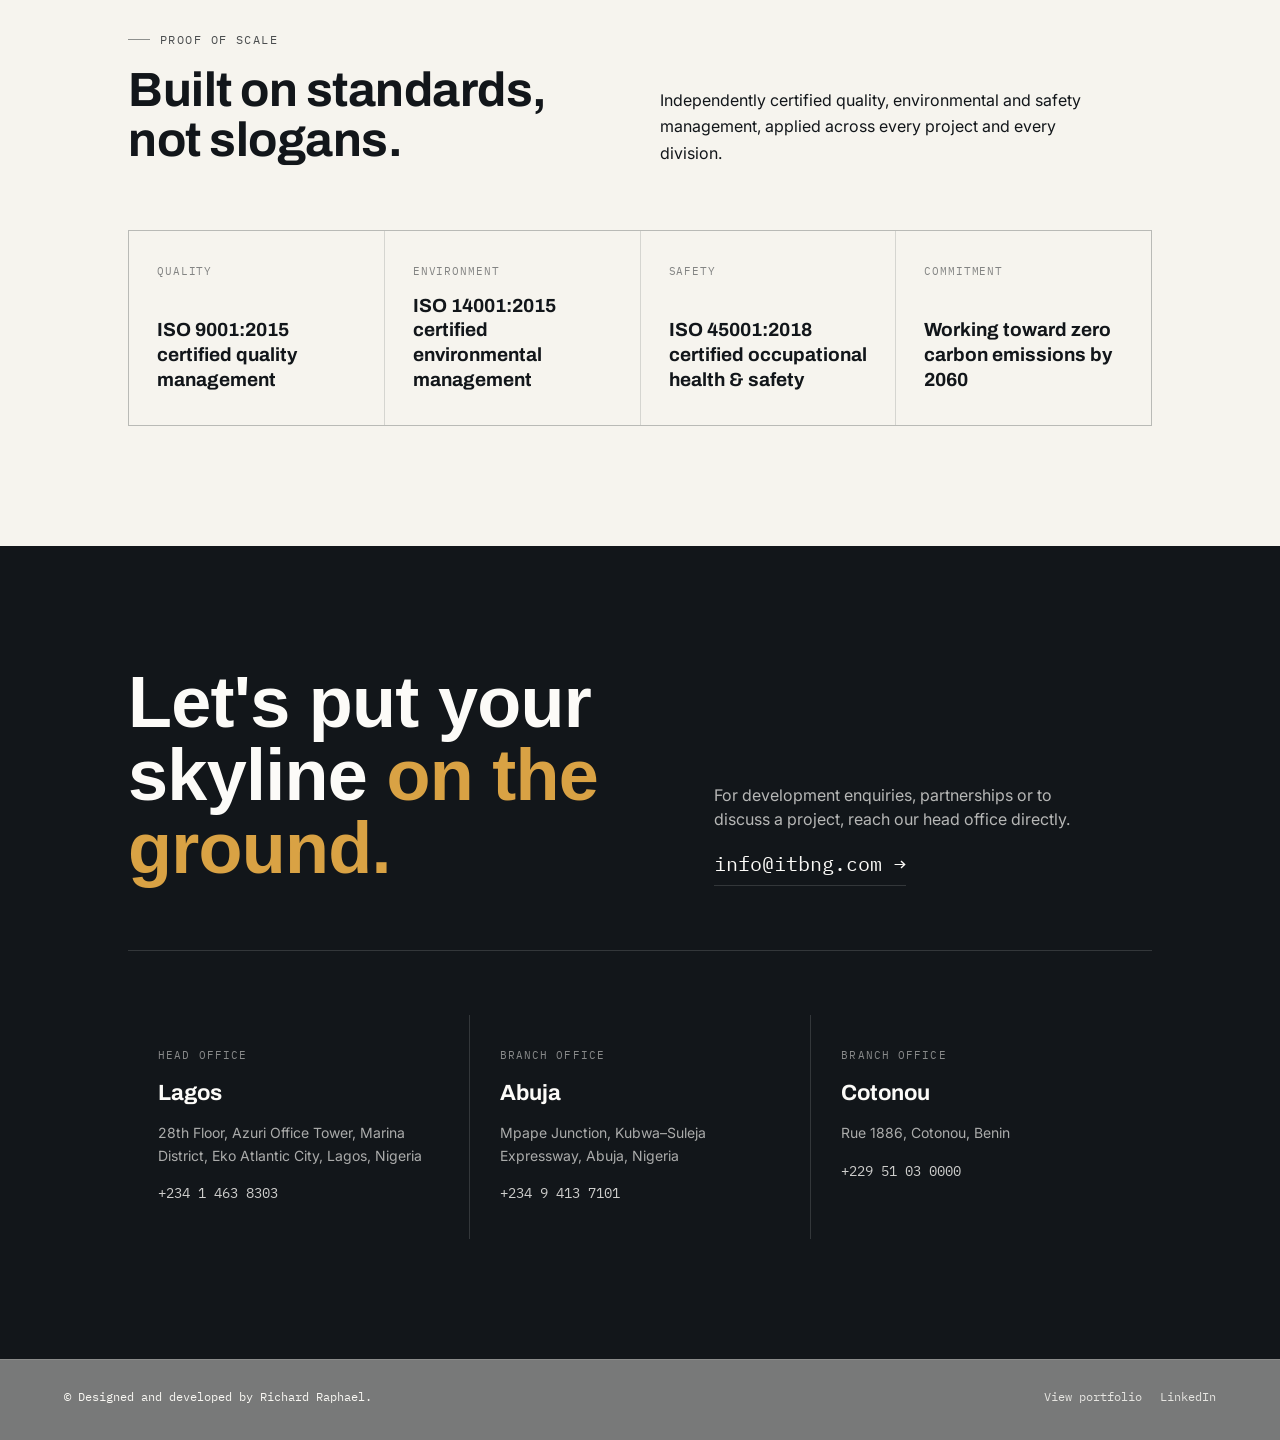
<file: itb/index.html>
<!DOCTYPE html>
<html lang="en">

<head>
    <meta charset="UTF-8">
    <meta name="viewport" content="width=device-width, initial-scale=1.0">
    <title>ITB Nigeria Limited — Build It Right</title>
    <meta name="description"
        content="ITB Nigeria Limited — design and build of landmark high-rise developments across Nigeria and West Africa since 1995.">
    <link rel="preconnect" href="https://fonts.googleapis.com">
    <link rel="preconnect" href="https://fonts.gstatic.com" crossorigin>
    <link
        href="https://fonts.googleapis.com/css2?family=Archivo:ital,wght@0,400;0,500;0,600;0,700;0,800;0,900&family=Archivo+Expanded:wght@600;700;800&family=IBM+Plex+Mono:wght@400;500;600&family=Inter:wght@400;500;600&display=swap"
        rel="stylesheet">
    <link rel="stylesheet" href="./style.css">
</head>

<body>

    <header class="site" id="siteHeader">
        <div class="brand"><strong>ITB</strong><span>NIGERIA&nbsp;LTD</span></div>
        <nav class="links">
            <a href="#projects">Projects</a>
            <a href="#capabilities">Capabilities</a>
            <a href="#trust">Standards</a>
            <a href="#contact" class="nav-cta">Get in Touch</a>
        </nav>
    </header>

    <!-- ============ HERO ============ -->
    <section class="hero">
        <div class="hero-grid" aria-hidden="true"></div>
        <div class="hero-tower" aria-hidden="true">
            <svg viewBox="0 0 400 620" xmlns="http://www.w3.org/2000/svg">
                <!-- tower body -->
                <path class="tower-line" d="M120 620 L120 120 L160 60 L200 120 L200 620 M120 120 L200 120" />
                <!-- floor lines -->
                <path class="tower-line"
                    d="M120 160 L200 160 M120 200 L200 200 M120 240 L200 240 M120 280 L200 280 M120 320 L200 320 M120 360 L200 360 M120 400 L200 400 M120 440 L200 440 M120 480 L200 480 M120 520 L200 520 M120 560 L200 560"
                    opacity="0.4" />
                <!-- secondary block -->
                <path class="tower-line" d="M220 620 L220 260 L260 220 L260 620" />
                <path class="tower-line"
                    d="M220 300 L260 300 M220 340 L260 340 M220 380 L260 380 M220 420 L260 420 M220 460 L260 460 M220 500 L260 500 M220 540 L260 540 M220 580 L260 580"
                    opacity="0.35" />
                <!-- base line -->
                <path class="tower-line" d="M60 620 L340 620" opacity="0.6" />
                <!-- spire mark -->
                <rect class="tower-mark" x="156" y="46" width="8" height="14" />
                <circle class="tower-mark" cx="160" cy="40" r="4" />
                <!-- annotation ticks -->
                <path class="tower-line" d="M300 120 L312 120 M312 60 L312 620" opacity="0.3" />
            </svg>
        </div>
        <div class="hero-inner">
            <div class="hero-coords reveal in">
                <span>06°25′30″N&nbsp; 3°23′48″E</span>
                <span>EKO ATLANTIC CITY, LAGOS</span>
                <span>EST. 1995</span>
            </div>
            <h1 class="hero-title reveal in">We build <em>landmarks</em>, not just buildings.</h1>
            <p class="hero-sub reveal in">ITB Nigeria designs and builds the high-rise developments that are redrawing
                the skylines of Lagos, Abuja and Cotonou — engineered with the same precision on the hundredth floor as
                on the first.</p>
            <div class="hero-cta-row reveal in">
                <a href="#projects" class="btn btn--solid">View the Portfolio →</a>
                <a href="#contact" class="btn btn--ghost">Start a Conversation</a>
            </div>
        </div>
    </section>

    <!-- ============ INTRO ============ -->
    <section class="intro section-pad" id="about">
        <div class="wrap">
            <div class="eyebrow reveal">Since 1995</div>
            <div class="intro-grid" style="margin-top:26px;">
                <div class="reveal">
                    <p class="intro-lead">Three decades of <span class="accent">design and build</span> expertise,
                        concentrated on the hardest structures in West Africa's built environment.</p>
                    <p class="intro-body">ITB Nigeria Limited was established to meet a growing demand for genuine
                        engineering rigor in Nigerian construction. Today we are the contractor developers call when a
                        project is technically difficult, structurally ambitious, or simply too important to get wrong —
                        from waterfront towers in Eko Atlantic to institutional and industrial work across the region.
                    </p>
                    <p class="intro-body">Every division, from design through concrete, precast, post-tensioning and
                        fit-out, sits under one roof. That's how we hold a single standard from foundation to façade.
                    </p>
                </div>
                <div class="reveal">
                    <div class="stat-plate">
                        <div class="stat-row"><span class="stat-num">1995</span><span class="stat-label">Founded &amp;
                                operating continuously</span></div>
                        <div class="stat-row"><span class="stat-num">3</span><span class="stat-label">Countries —
                                Nigeria, Benin &amp; regional reach</span></div>
                        <div class="stat-row"><span class="stat-num">9</span><span class="stat-label">In-house
                                divisions, one accountable team</span></div>
                        <div class="stat-row"><span class="stat-num">ISO</span><span class="stat-label">9001 · 14001 ·
                                45001 certified</span></div>
                    </div>
                </div>
            </div>
        </div>
    </section>

    <!-- ============ PROJECTS ============ -->
    <section class="projects section-pad" id="projects">
        <div class="wrap">
            <div class="section-head">
                <div class="reveal">
                    <div class="eyebrow">Selected Work</div>
                    <h2 class="section-title" style="margin-top:16px;">An elite, growing portfolio.</h2>
                </div>
                <p class="section-desc reveal">Landmark residential, commercial, institutional and hospitality
                    developments — delivered and underway across Lagos, Abuja and Cotonou.</p>
            </div>

            <div class="project-grid reveal">
                <div class="project-card">
                    <div class="project-top"><span class="project-idx">P.01</span><span
                            class="project-status">Delivered</span></div>
                    <div>
                        <div class="project-name">Azuri Peninsula</div>
                        <div class="project-loc">Eko Atlantic City, Lagos</div>
                    </div>
                </div>
                <div class="project-card">
                    <div class="project-top"><span class="project-idx">P.02</span><span
                            class="project-status">Delivered</span></div>
                    <div>
                        <div class="project-name">Windsor Office Development</div>
                        <div class="project-loc">Lagos, Nigeria</div>
                    </div>
                </div>
                <div class="project-card">
                    <div class="project-top"><span class="project-idx">P.03</span><span
                            class="project-status">Delivered</span></div>
                    <div>
                        <div class="project-name">Landmark Waterview Apartments</div>
                        <div class="project-loc">28-storey residential tower, Lagos</div>
                    </div>
                </div>
                <div class="project-card">
                    <div class="project-top"><span class="project-idx">P.04</span><span
                            class="project-status">Delivered</span></div>
                    <div>
                        <div class="project-name">Television Continental</div>
                        <div class="project-loc">Lagos, Nigeria</div>
                    </div>
                </div>
                <div class="project-card">
                    <div class="project-top"><span class="project-idx">P.05</span><span
                            class="project-status">Delivered</span></div>
                    <div>
                        <div class="project-name">Flutterwave Project</div>
                        <div class="project-loc">Lagos, Nigeria</div>
                    </div>
                </div>
                <div class="project-card">
                    <div class="project-top"><span class="project-idx">P.06</span><span
                            class="project-status">Delivered</span></div>
                    <div>
                        <div class="project-name">Akassato Center</div>
                        <div class="project-loc">Cotonou, Benin</div>
                    </div>
                </div>
                <div class="project-card">
                    <div class="project-top"><span class="project-idx">P.07</span><span class="project-status">Under
                            Construction</span></div>
                    <div>
                        <div class="project-name">ORCA Mall</div>
                        <div class="project-loc">Retail development, Nigeria</div>
                    </div>
                </div>
                <div class="project-card">
                    <div class="project-top"><span class="project-idx">P.08</span><span class="project-status">Under
                            Construction</span></div>
                    <div>
                        <div class="project-name">Rugby School Nigeria</div>
                        <div class="project-loc">Educational campus, Nigeria</div>
                    </div>
                </div>
                <div class="project-card">
                    <div class="project-top"><span class="project-idx">P.09</span><span class="project-status">Under
                            Construction</span></div>
                    <div>
                        <div class="project-name">La Tour</div>
                        <div class="project-loc">High-rise development, Lagos</div>
                    </div>
                </div>
                <div class="project-card">
                    <div class="project-top"><span class="project-idx">P.10</span><span class="project-status">Under
                            Construction</span></div>
                    <div>
                        <div class="project-name">Louisville Development</div>
                        <div class="project-loc">Residential, Nigeria</div>
                    </div>
                </div>
                <div class="project-card">
                    <div class="project-top"><span class="project-idx">P.11</span><span class="project-status">Under
                            Construction</span></div>
                    <div>
                        <div class="project-name">Private Villa</div>
                        <div class="project-loc">Bespoke residence, Lagos</div>
                    </div>
                </div>
            </div>
        </div>
    </section>

    <!-- ============ CAPABILITIES ============ -->
    <section class="capabilities section-pad" id="capabilities">
        <div class="wrap">
            <div class="section-head">
                <div class="reveal">
                    <div class="eyebrow">Full-Spectrum Delivery</div>
                    <h2 class="section-title" style="margin-top:16px;">One contractor. Every discipline.</h2>
                </div>
                <p class="section-desc reveal">Nine specialist divisions operate under a single roof, so design intent
                    survives every handoff from drawing board to occupancy.</p>
            </div>

            <div class="cap-list reveal">
                <div class="cap-row"><span class="cap-num">01</span><span class="cap-name">Design Division</span><span
                        class="cap-desc">Architectural and engineering design carried through construction
                        documentation.</span></div>
                <div class="cap-row"><span class="cap-num">02</span><span class="cap-name">MEP Division</span><span
                        class="cap-desc">Mechanical, electrical and plumbing systems engineered for high-rise
                        complexity.</span></div>
                <div class="cap-row"><span class="cap-num">03</span><span class="cap-name">Concrete Division</span><span
                        class="cap-desc">In-house concrete production and placement, controlled from batch to
                        pour.</span></div>
                <div class="cap-row"><span class="cap-num">04</span><span class="cap-name">Precast Division</span><span
                        class="cap-desc">Precast elements engineered off-site for speed and consistency on site.</span>
                </div>
                <div class="cap-row"><span class="cap-num">05</span><span class="cap-name">Post-Tensioning</span><span
                        class="cap-desc">Structural post-tensioning for longer spans and slender high-rise floor
                        plates.</span></div>
                <div class="cap-row"><span class="cap-num">06</span><span class="cap-name">Formwork Division</span><span
                        class="cap-desc">Engineered formwork systems built for repeat accuracy at height.</span></div>
                <div class="cap-row"><span class="cap-num">07</span><span class="cap-name">Aluminum Factory</span><span
                        class="cap-desc">Curtain wall and façade fabrication produced to project-specific
                        tolerance.</span></div>
                <div class="cap-row"><span class="cap-num">08</span><span class="cap-name">Joinery Factory</span><span
                        class="cap-desc">Fine joinery and interior fit-out manufactured for lasting, precise
                        finishes.</span></div>
                <div class="cap-row"><span class="cap-num">09</span><span class="cap-name">Duct Factory</span><span
                        class="cap-desc">Ductwork fabricated in-house to match MEP design without compromise.</span>
                </div>
            </div>
        </div>
    </section>

    <!-- ============ TRUST ============ -->
    <section class="trust section-pad" id="trust">
        <div class="wrap">
            <div class="section-head">
                <div class="reveal">
                    <div class="eyebrow">Proof of Scale</div>
                    <h2 class="section-title" style="margin-top:16px;">Built on standards, not slogans.</h2>
                </div>
                <p class="section-desc reveal">Independently certified quality, environmental and safety management,
                    applied across every project and every division.</p>
            </div>

            <div class="trust-grid reveal">
                <div class="trust-card"><span class="t-icon">Quality</span><span class="t-main">ISO 9001:2015 certified
                        quality management</span></div>
                <div class="trust-card"><span class="t-icon">Environment</span><span class="t-main">ISO 14001:2015
                        certified environmental management</span></div>
                <div class="trust-card"><span class="t-icon">Safety</span><span class="t-main">ISO 45001:2018 certified
                        occupational health &amp; safety</span></div>
                <div class="trust-card"><span class="t-icon">Commitment</span><span class="t-main">Working toward zero
                        carbon emissions by 2060</span></div>
            </div>
        </div>
    </section>

    <!-- ============ CONTACT ============ -->
    <section class="contact section-pad" id="contact">
        <div class="wrap">
            <div class="contact-top">
                <h2 class="contact-title reveal">Let's put your skyline <span class="accent">on the ground.</span></h2>
                <div class="contact-cta reveal">
                    <p style="opacity:0.7; max-width:38ch;">For development enquiries, partnerships or to discuss a
                        project, reach our head office directly.</p>
                    <a href="mailto:info@itbng.com" class="contact-email">info@itbng.com →</a>
                </div>
            </div>

            <div class="offices reveal">
                <div class="office">
                    <div class="o-eyebrow">Head Office</div>
                    <div class="o-city">Lagos</div>
                    <div class="o-addr">28th Floor, Azuri Office Tower, Marina District, Eko Atlantic City, Lagos,
                        Nigeria</div>
                    <div class="o-phone">+234 1 463 8303</div>
                </div>
                <div class="office">
                    <div class="o-eyebrow">Branch Office</div>
                    <div class="o-city">Abuja</div>
                    <div class="o-addr">Mpape Junction, Kubwa–Suleja Expressway, Abuja, Nigeria</div>
                    <div class="o-phone">+234 9 413 7101</div>
                </div>
                <div class="office">
                    <div class="o-eyebrow">Branch Office</div>
                    <div class="o-city">Cotonou</div>
                    <div class="o-addr">Rue 1886, Cotonou, Benin</div>
                    <div class="o-phone">+229 51 03 0000</div>
                </div>
            </div>
        </div>
    </section>

    <footer class="site-footer">
        <span>© Designed and developed by Richard Raphael.</span>
        <div class="fsocial">
            <a href="https://richardraphael.com" target="_blank" rel="noopener">View portfolio</a>
            <a href="https://www.linkedin.com/in/rich-tech123" target="_blank" rel="noopener">LinkedIn</a>
        </div>
    </footer>

    <script src="./script.js"></script>
</body>

</html>
</file>
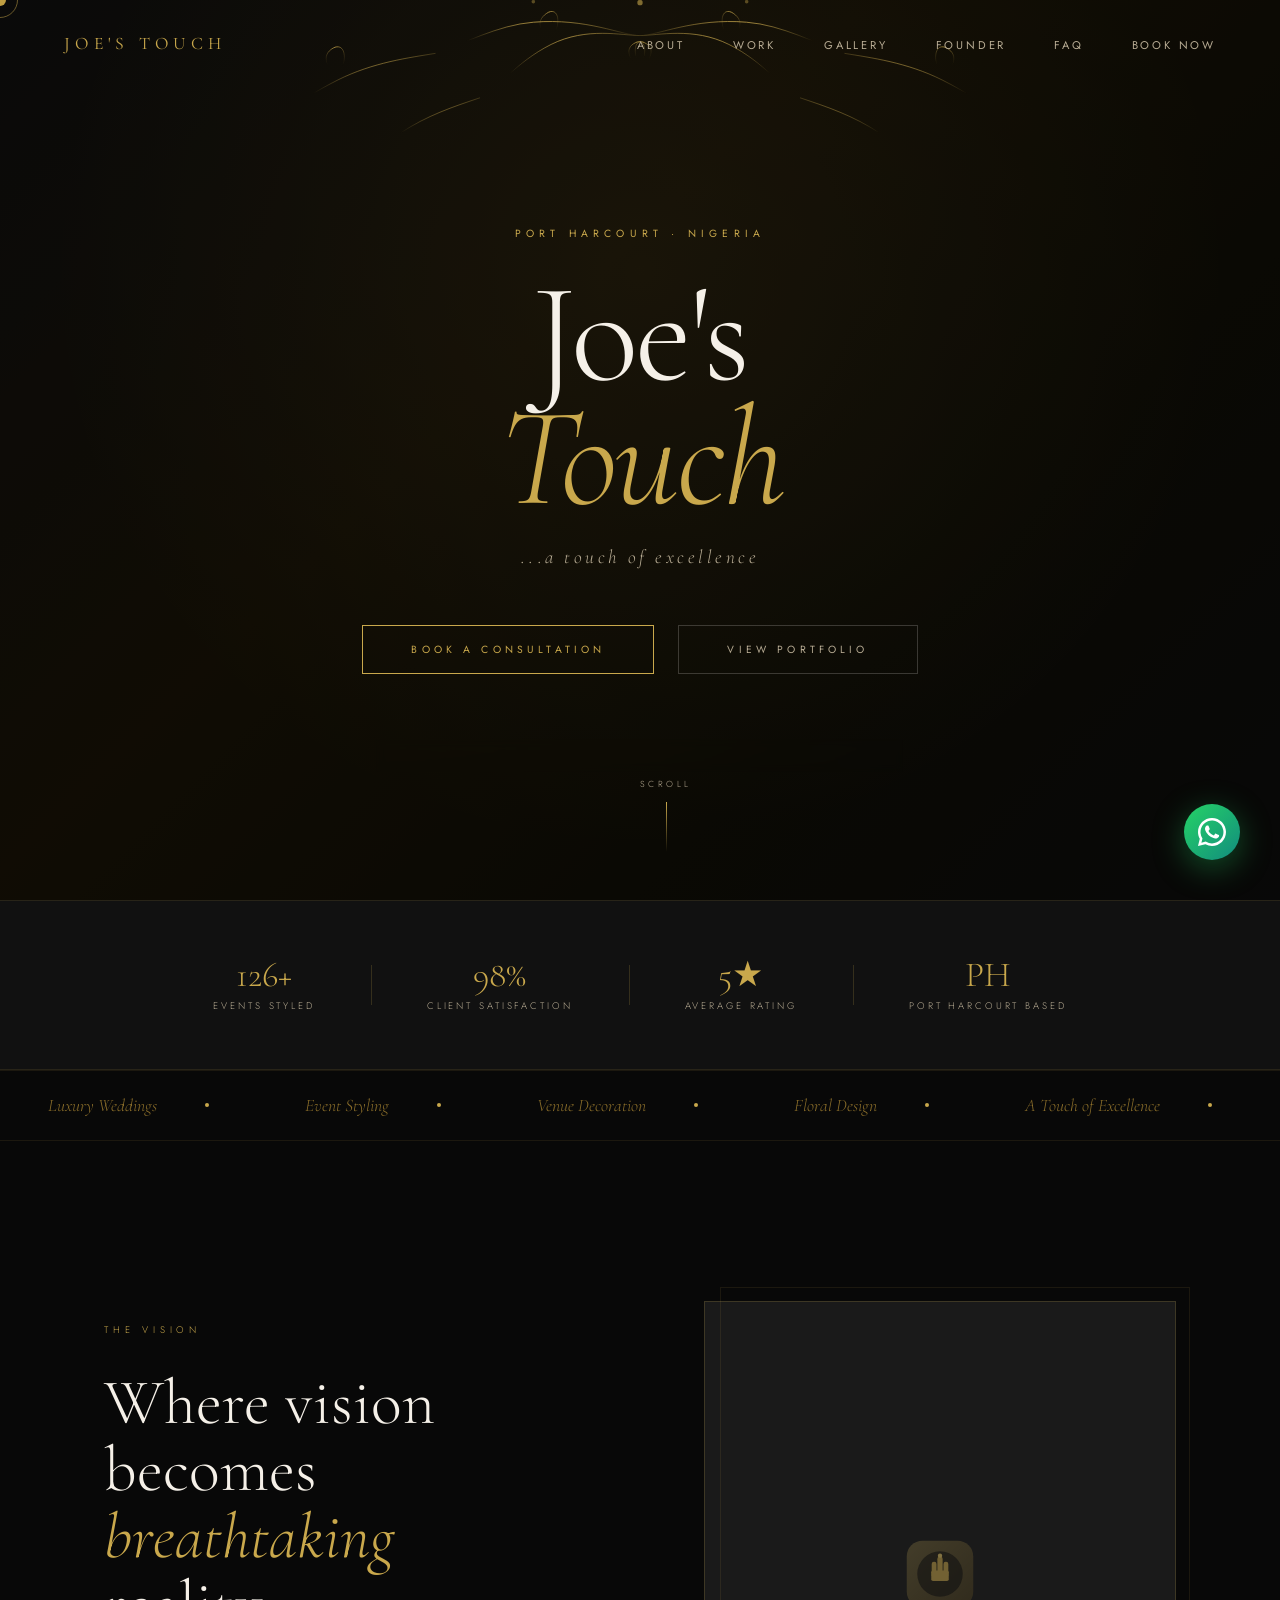
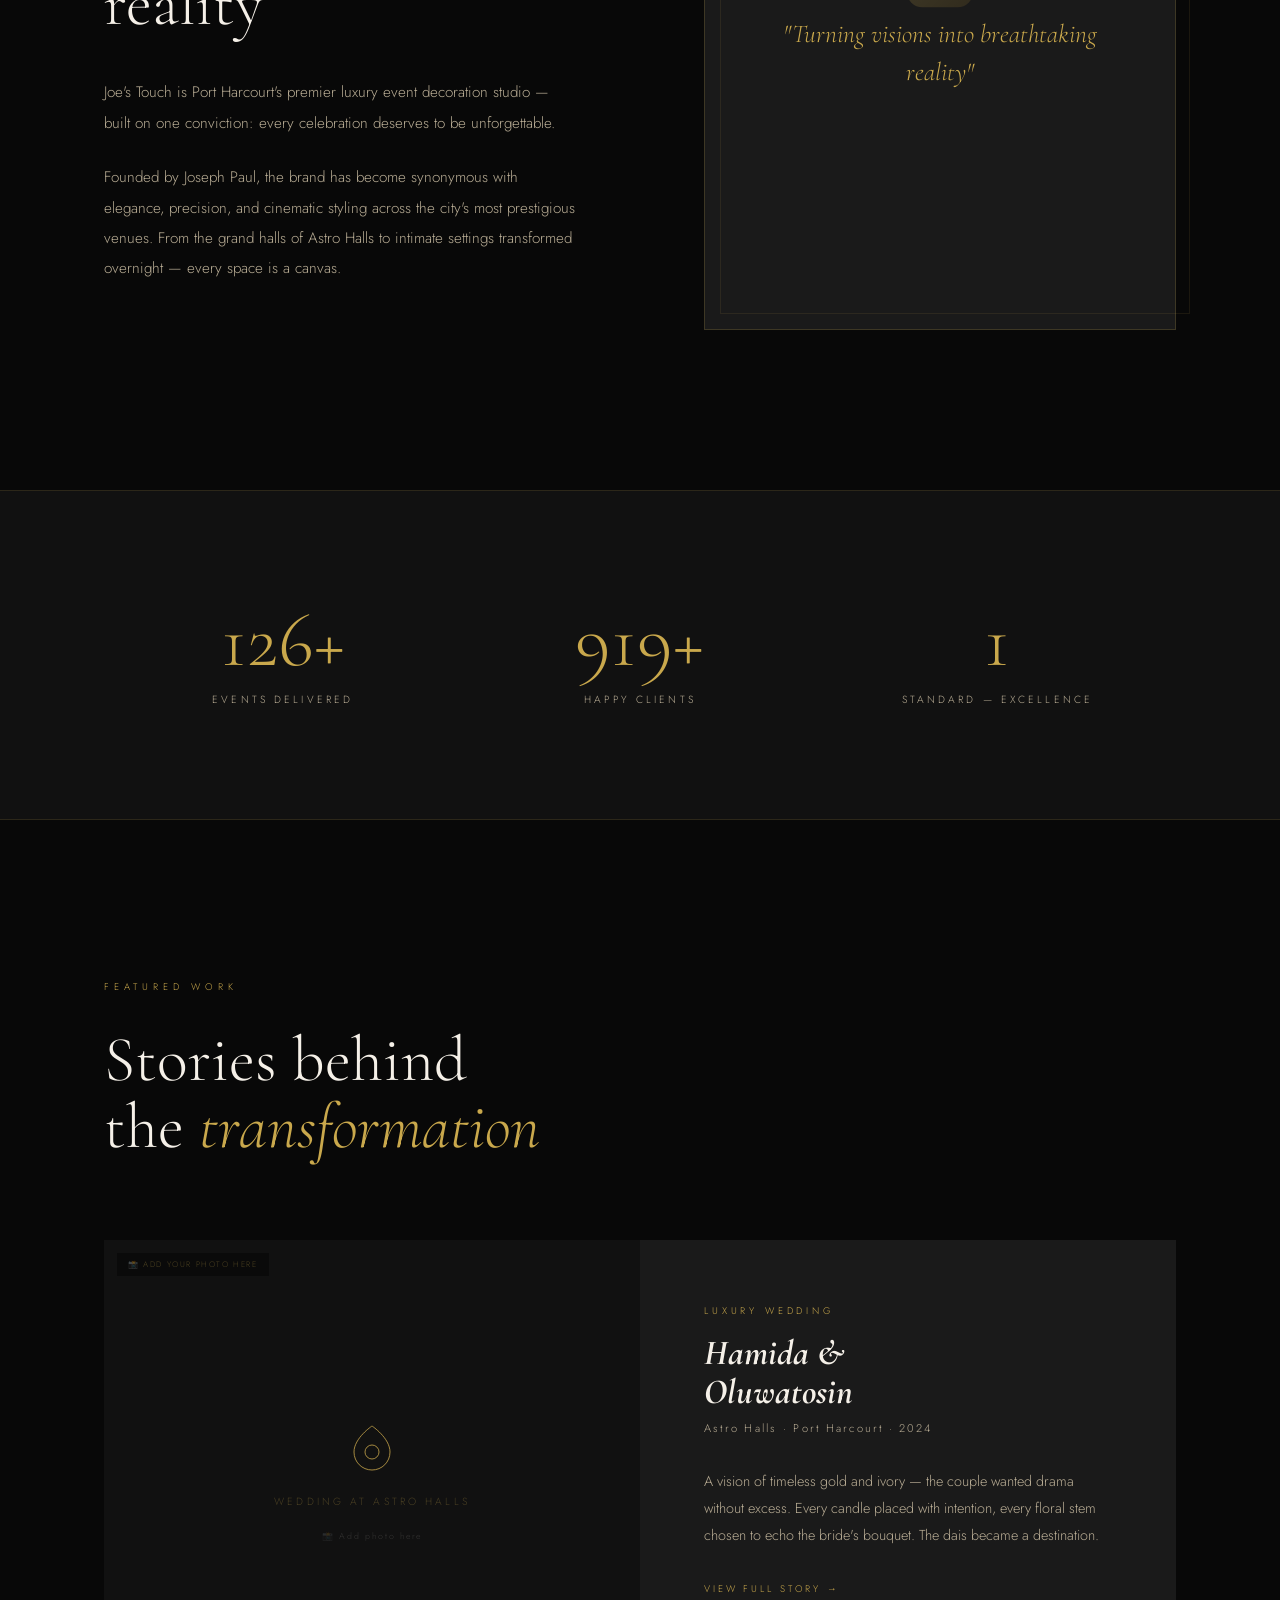
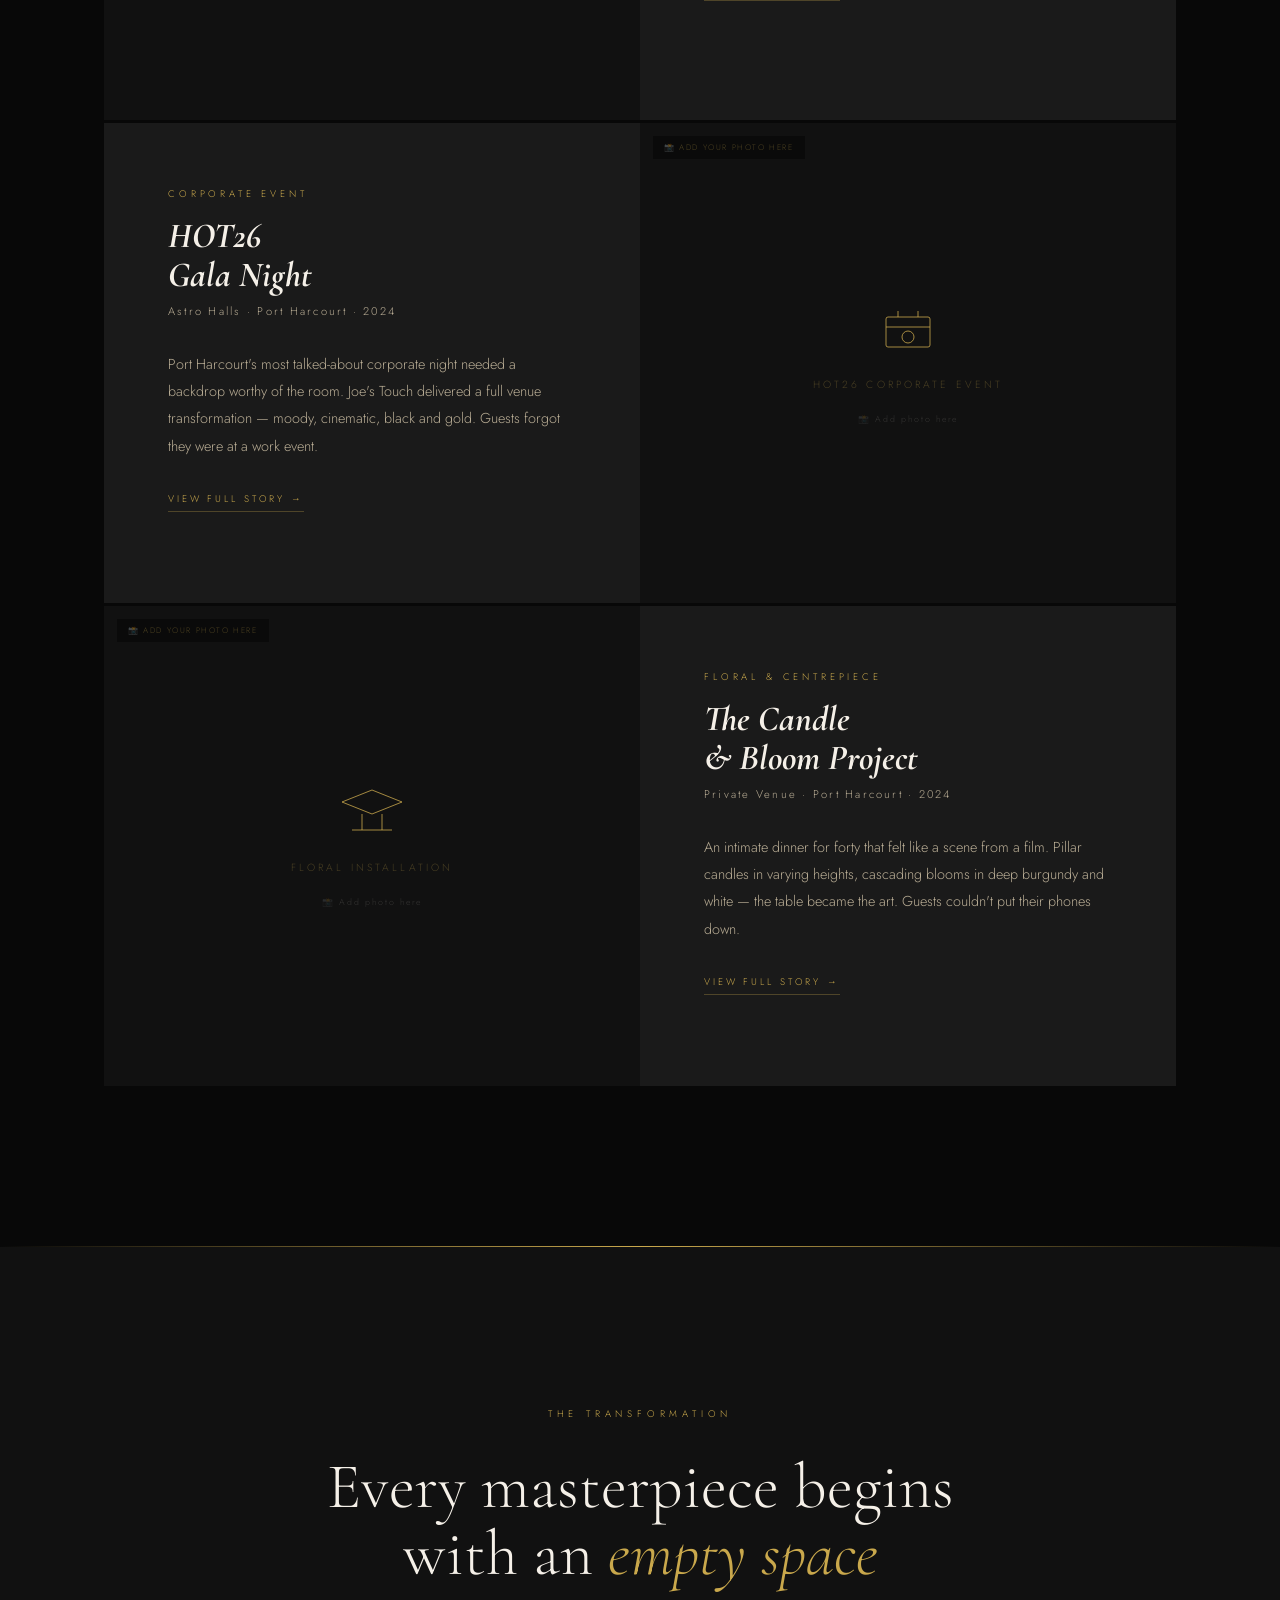
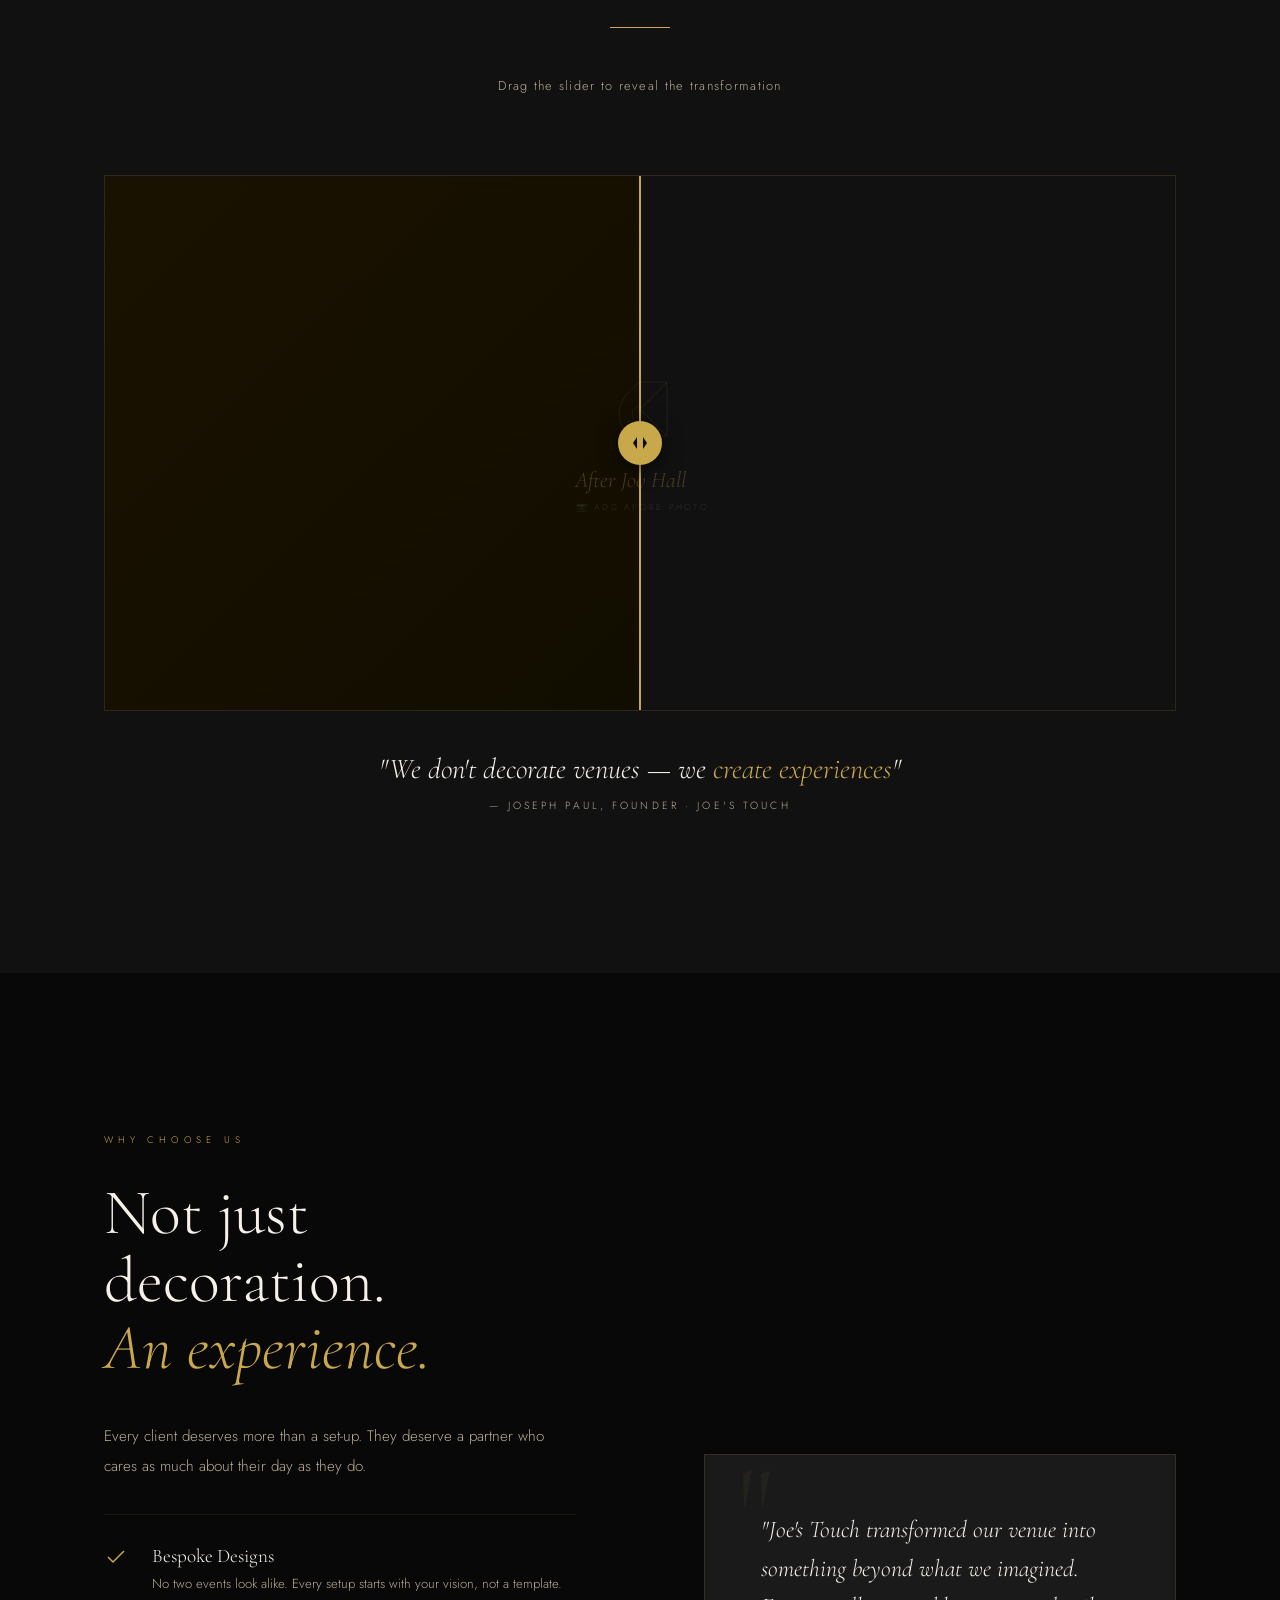
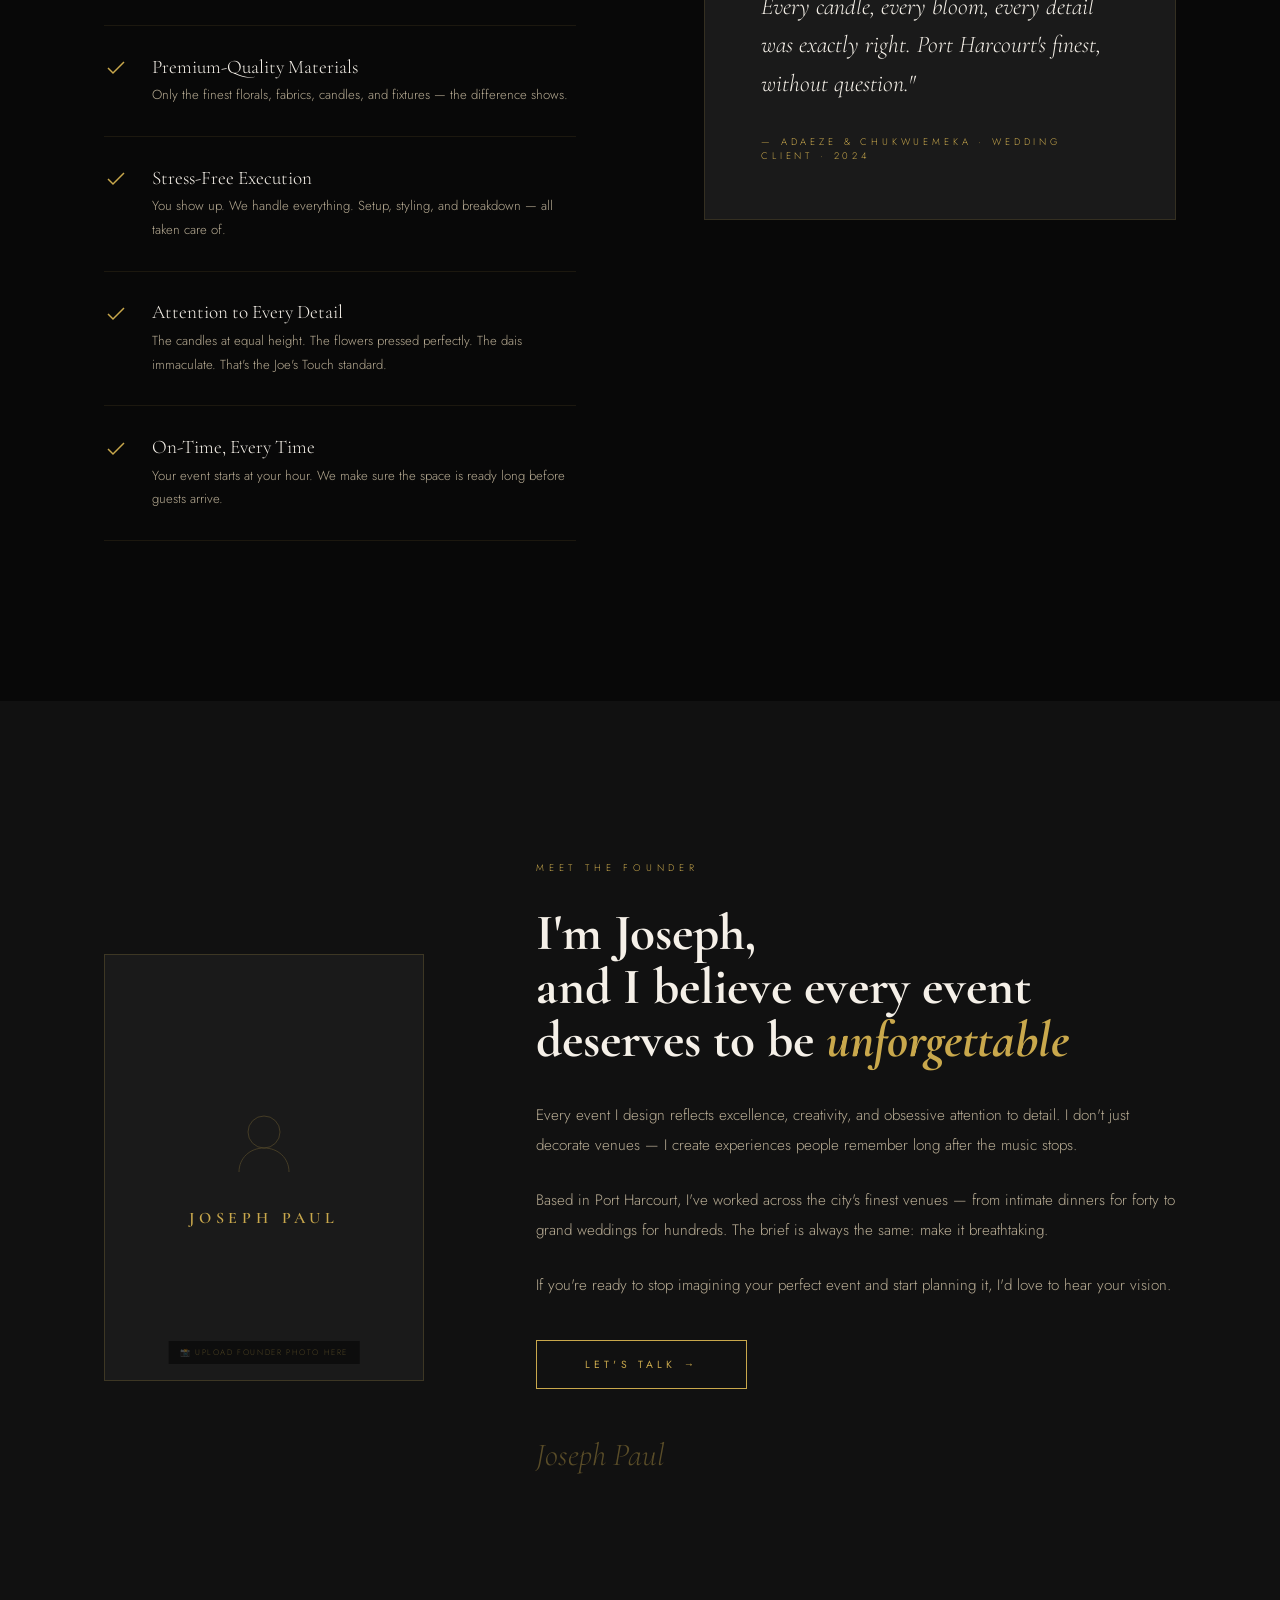
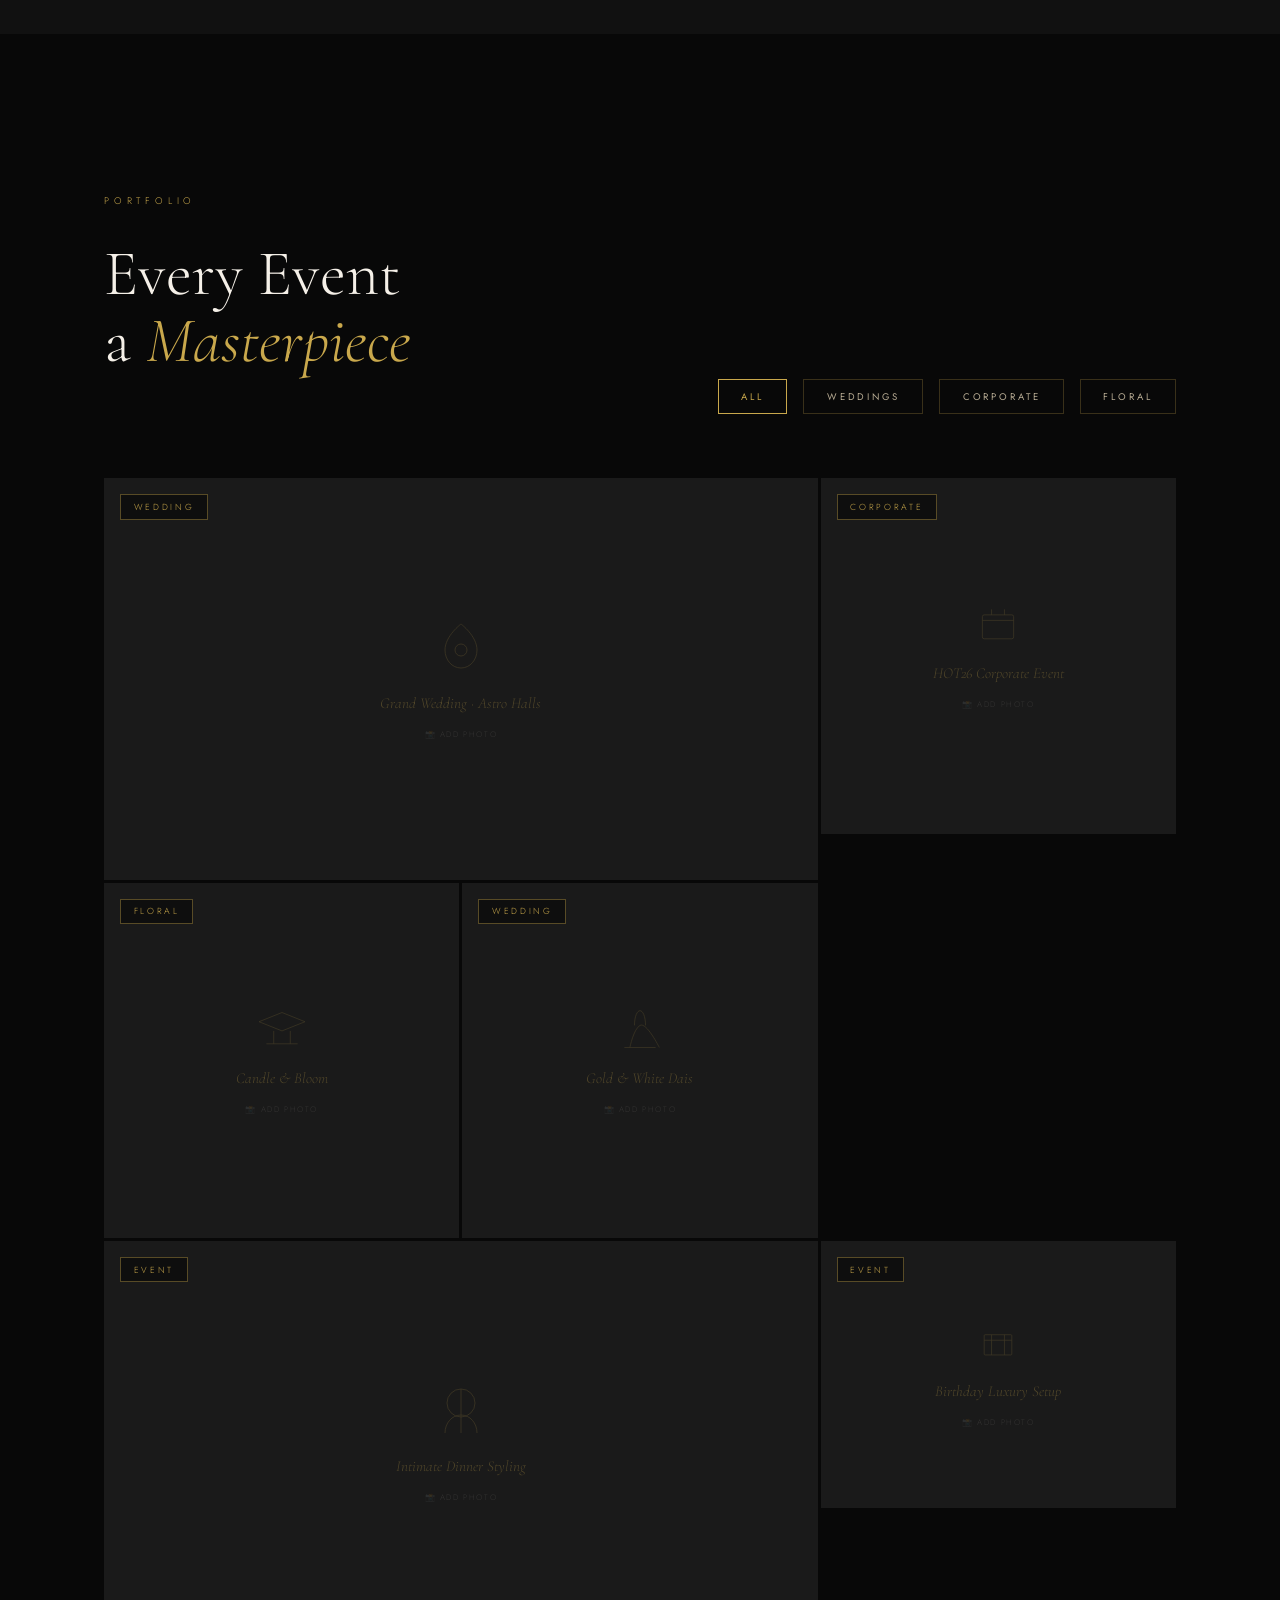
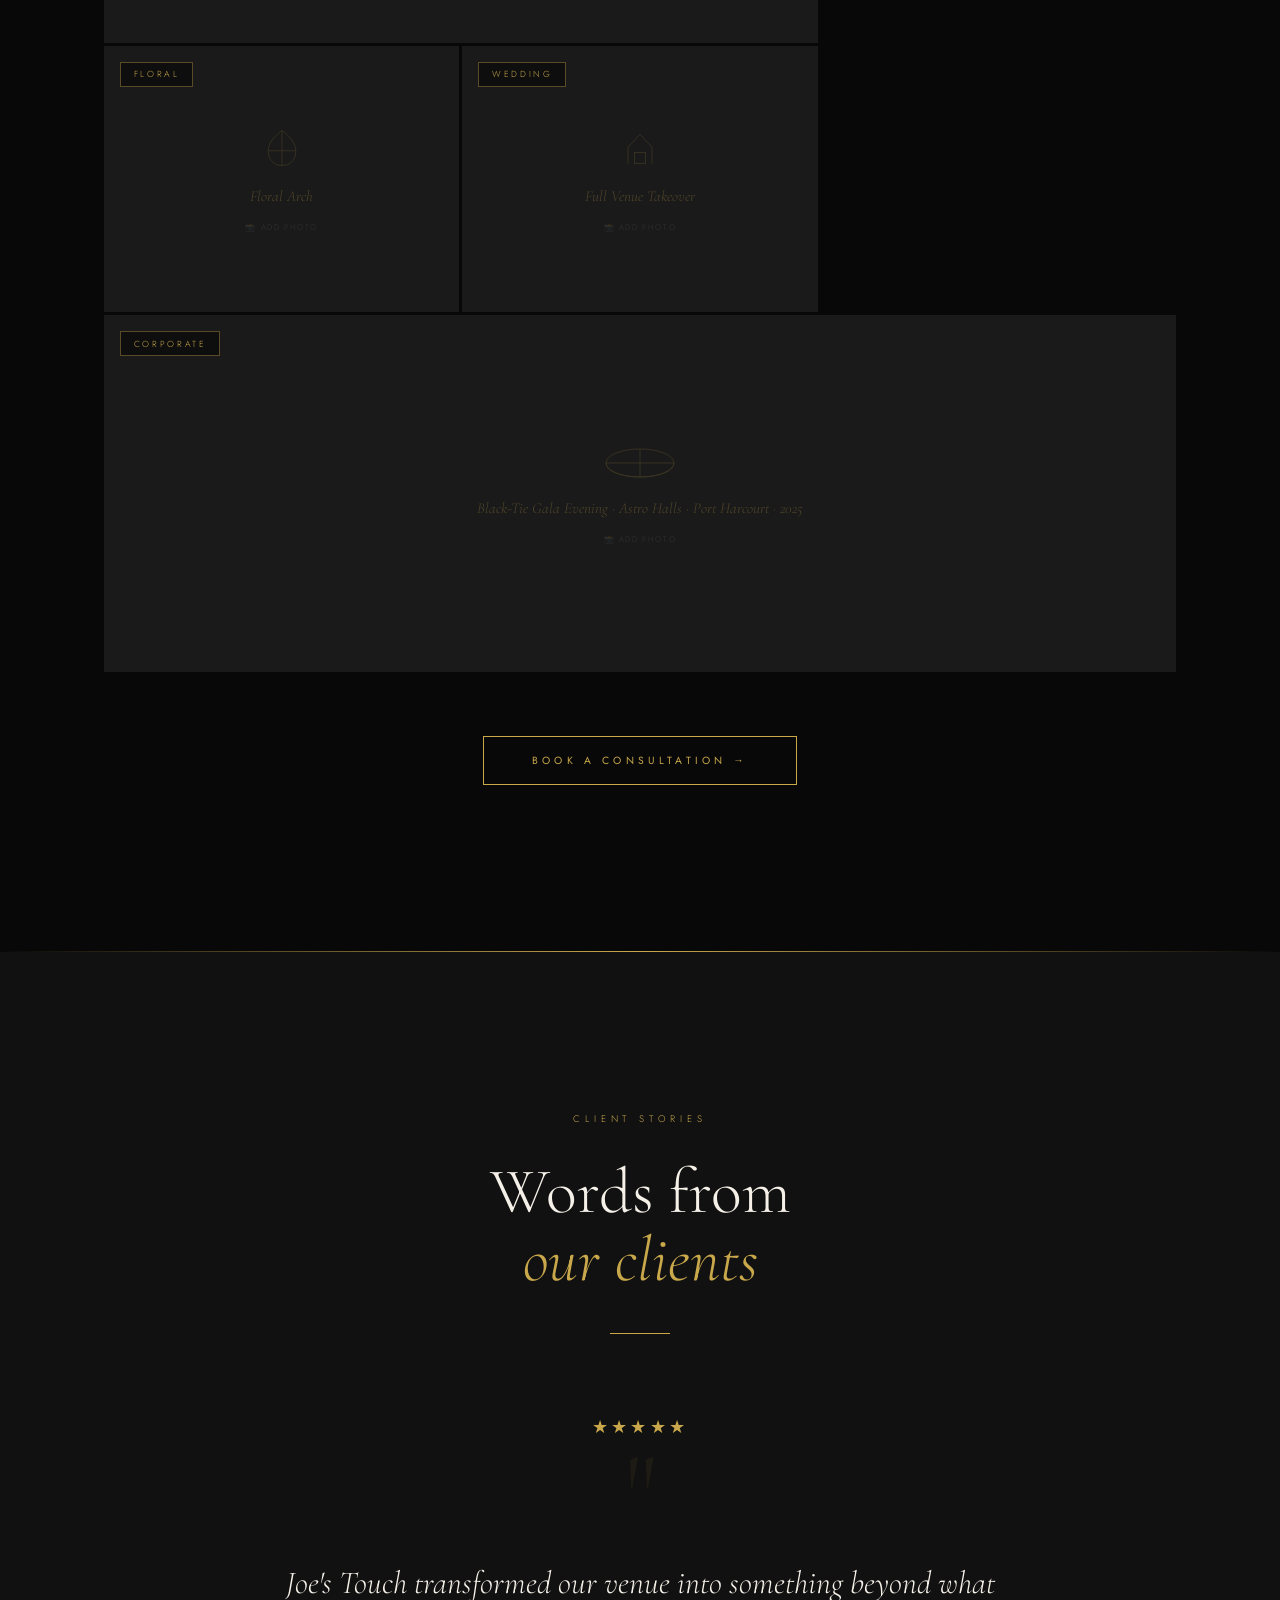
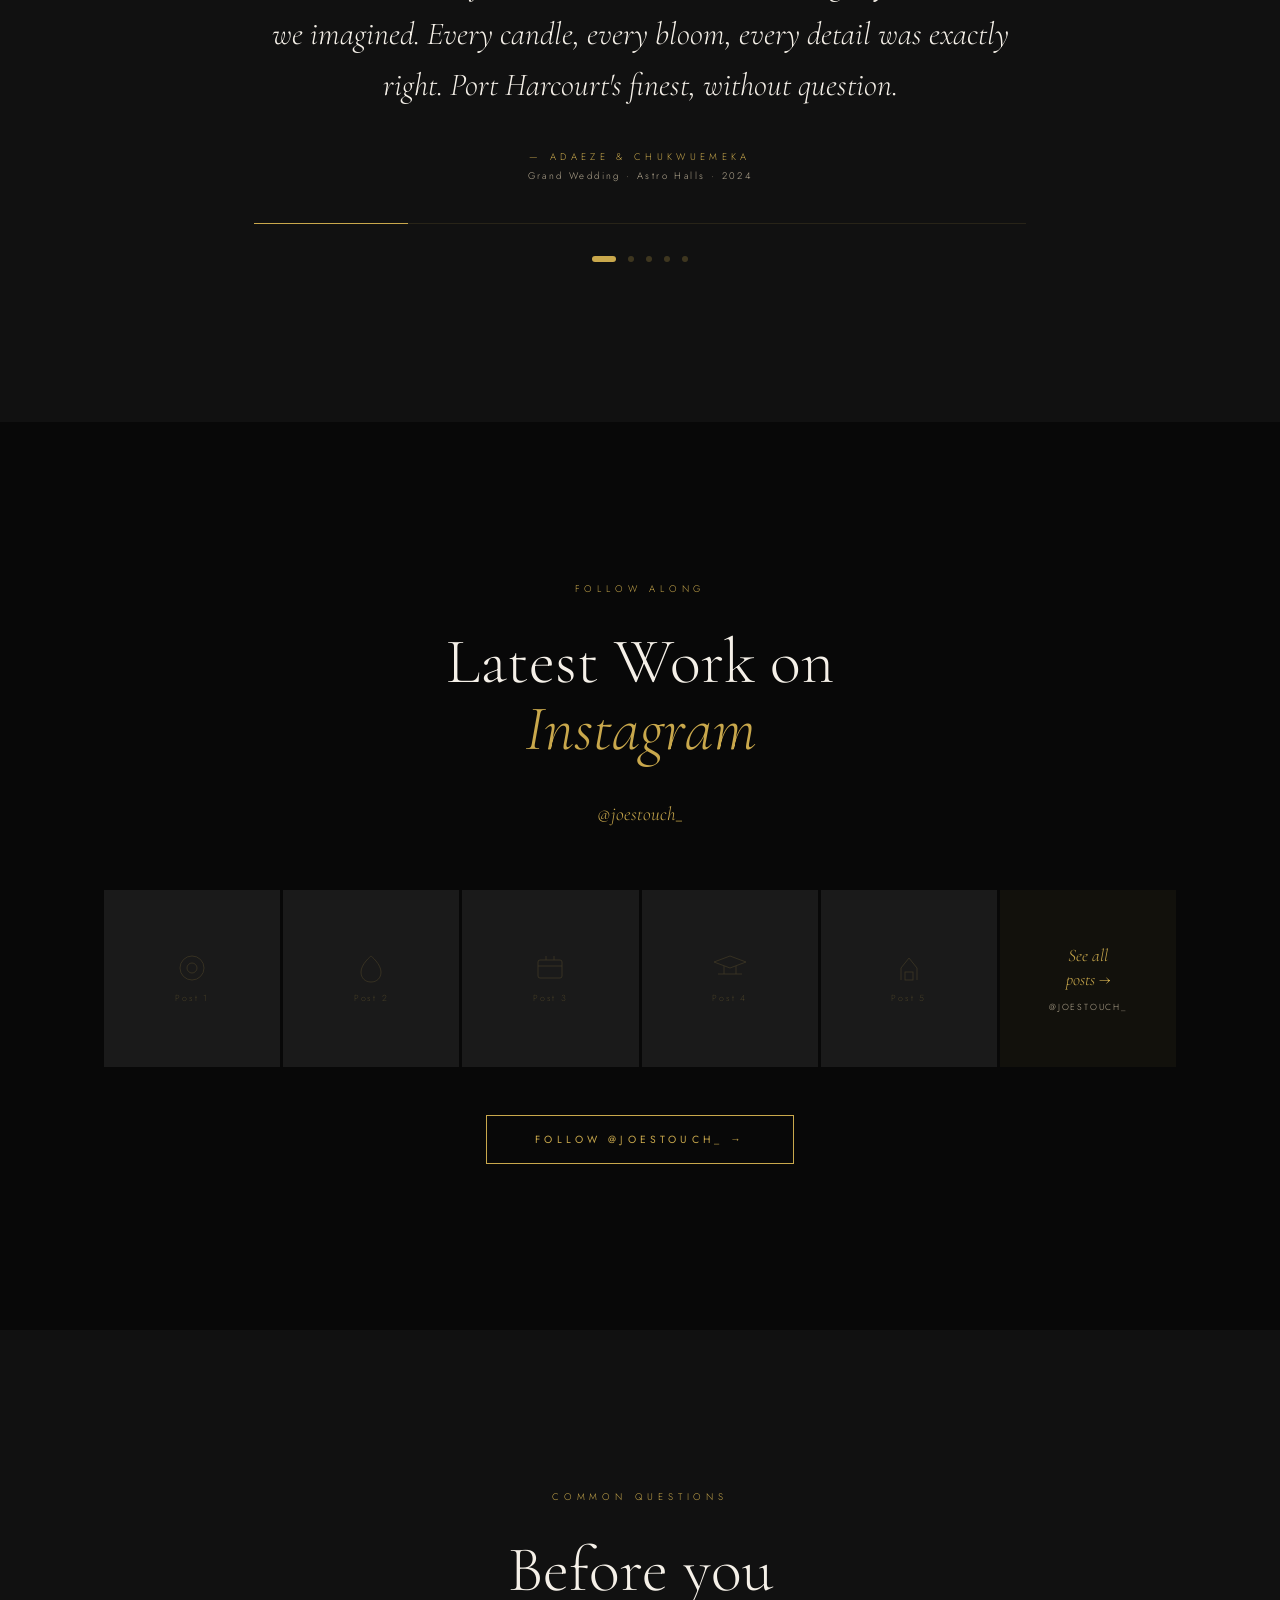
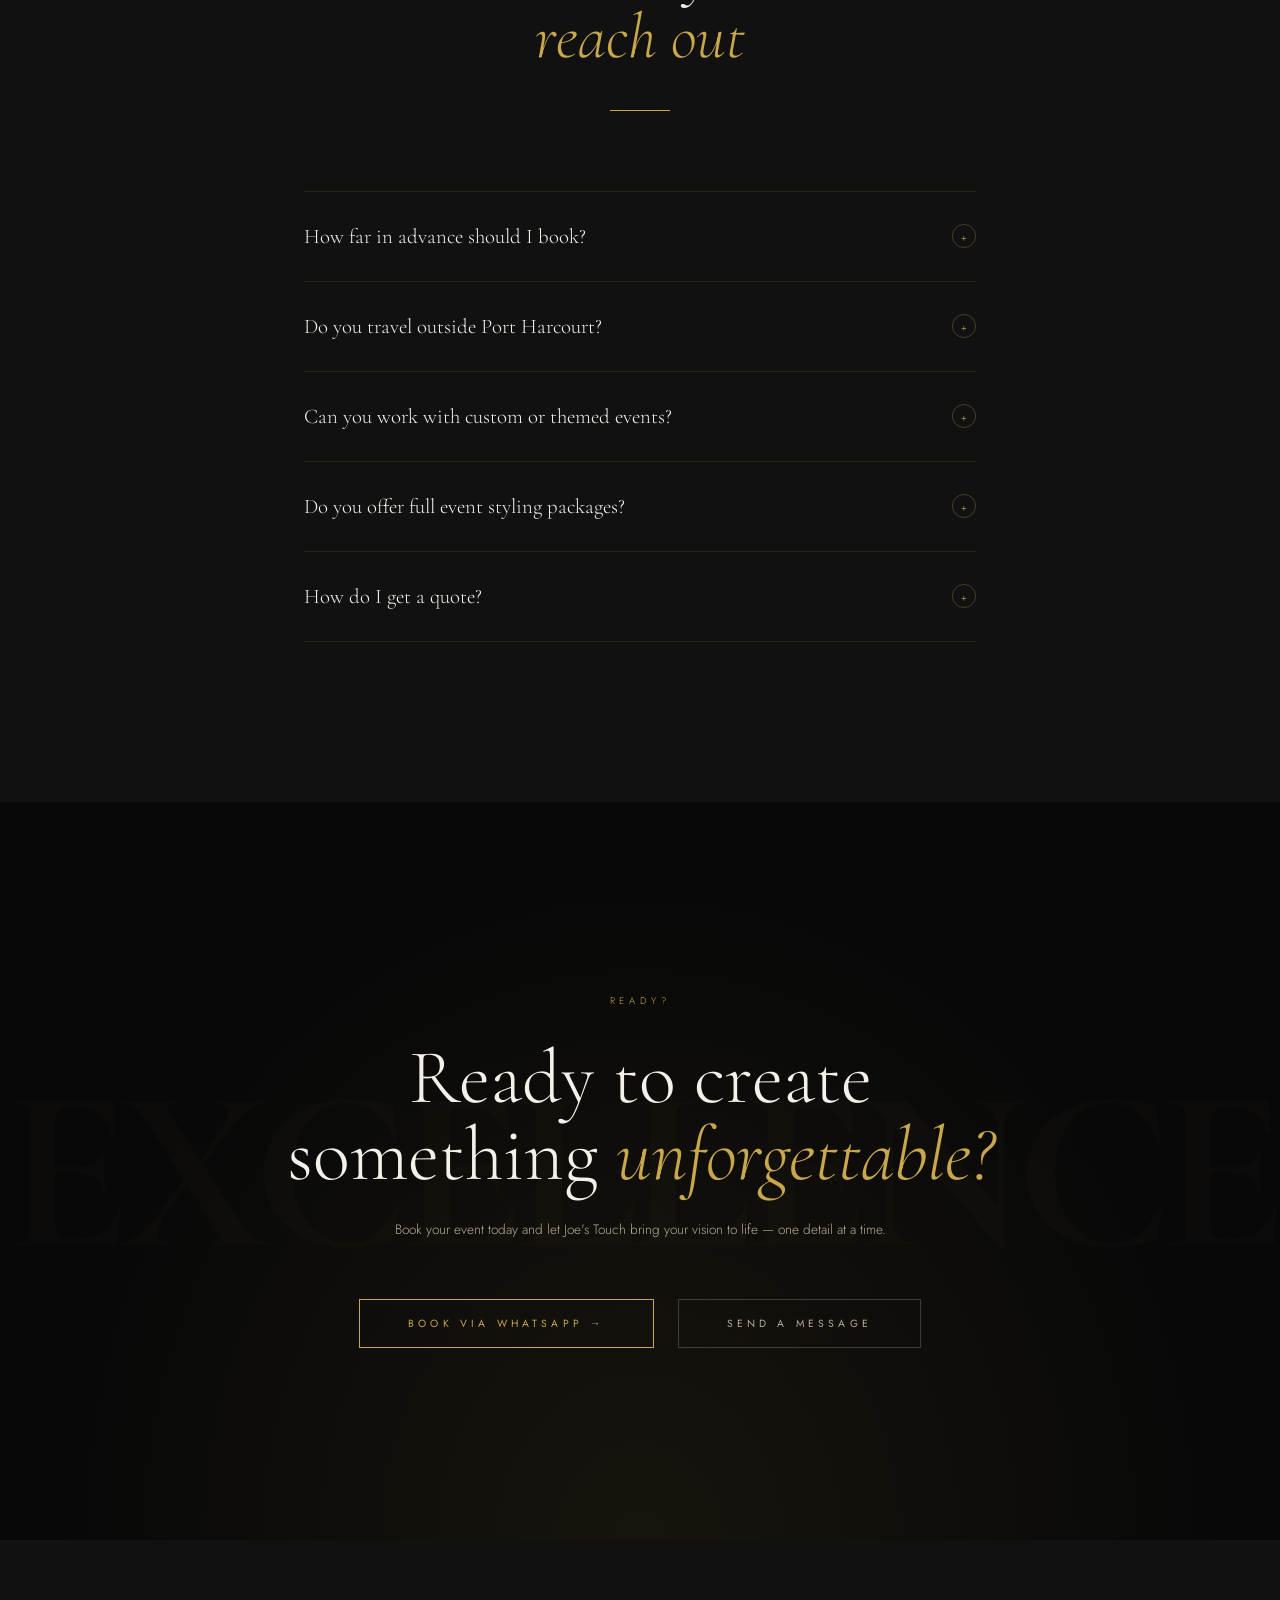
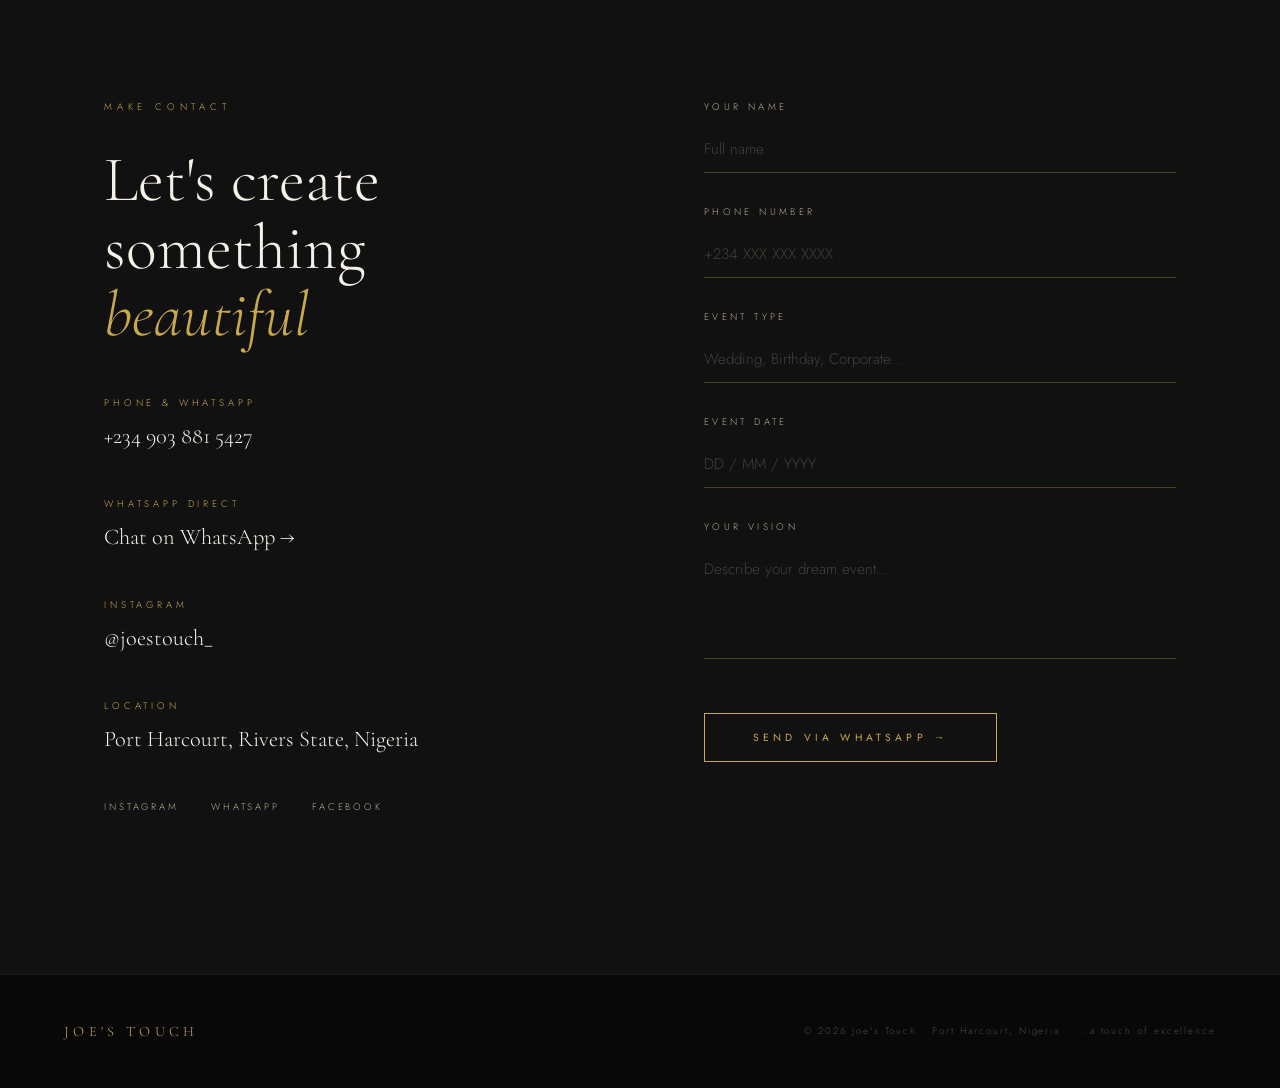
<file: joestouch/index.html>
<!DOCTYPE html>
<html lang="en">

<head>
    <meta charset="UTF-8">
    <meta name="viewport" content="width=device-width, initial-scale=1.0">
    <title>Joe's Touch — A Touch of Excellence</title>
    <link
        href="https://fonts.googleapis.com/css2?family=Cormorant+Garamond:ital,wght@0,300;0,400;0,600;0,700;1,300;1,400;1,600&family=Jost:wght@200;300;400;500&display=swap"
        rel="stylesheet">
    <link rel="stylesheet" href="./style.css">
</head>

<body>

    <!-- PRELOADER -->
    <div id="preloader">
        <div class="pre-logo">Joe's Touch</div>
        <div class="pre-bar"></div>
        <div class="pre-tagline">...a touch of excellence</div>
    </div>

    <!-- CURSOR -->
    <div class="cursor" id="cursor"></div>
    <div class="cursor-ring" id="cursorRing"></div>

    <!-- WHATSAPP BUBBLE -->
    <a href="https://wa.me/2349038815427" class="wa-bubble" target="_blank" title="Chat on WhatsApp">
        <svg viewBox="0 0 24 24" fill="white">
            <path
                d="M17.472 14.382c-.297-.149-1.758-.867-2.03-.967-.273-.099-.471-.148-.67.15-.197.297-.767.966-.94 1.164-.173.199-.347.223-.644.075-.297-.15-1.255-.463-2.39-1.475-.883-.788-1.48-1.761-1.653-2.059-.173-.297-.018-.458.13-.606.134-.133.298-.347.446-.52.149-.174.198-.298.298-.497.099-.198.05-.371-.025-.52-.075-.149-.669-1.612-.916-2.207-.242-.579-.487-.5-.669-.51-.173-.008-.371-.01-.57-.01-.198 0-.52.074-.792.372-.272.297-1.04 1.016-1.04 2.479 0 1.462 1.065 2.875 1.213 3.074.149.198 2.096 3.2 5.077 4.487.709.306 1.262.489 1.694.625.712.227 1.36.195 1.871.118.571-.085 1.758-.719 2.006-1.413.248-.694.248-1.289.173-1.413-.074-.124-.272-.198-.57-.347z" />
            <path
                d="M12 0C5.373 0 0 5.373 0 12c0 2.123.555 4.118 1.526 5.847L0 24l6.335-1.503A11.954 11.954 0 0012 24c6.627 0 12-5.373 12-12S18.627 0 12 0zm0 21.818a9.818 9.818 0 01-5.006-1.371l-.359-.214-3.727.884.936-3.617-.236-.374A9.818 9.818 0 1112 21.818z" />
        </svg>
    </a>

    <!-- LIGHTBOXES -->
    <div class="lightbox" id="lb1"><a class="lightbox-close" href="#">✕ close</a>
        <div class="lightbox-inner"><svg class="lightbox-ph-icon" width="80" height="80" viewBox="0 0 80 80" fill="none"
                stroke="#C9A84C" stroke-width=".8">
                <path d="M40 8C40 8 16 24 16 44c0 13 10 24 24 24s24-11 24-24c0-20-24-36-24-36z" />
                <path d="M26 50c2 6 6 11 14 14" />
                <circle cx="40" cy="44" r="8" />
            </svg>
            <h2 class="lightbox-title">Grand Wedding at Astro Halls</h2>
            <p class="lightbox-sub">Wedding · Port Harcourt · 2024</p>
        </div>
    </div>
    <div class="lightbox" id="lb2"><a class="lightbox-close" href="#">✕ close</a>
        <div class="lightbox-inner"><svg class="lightbox-ph-icon" width="80" height="80" viewBox="0 0 80 80" fill="none"
                stroke="#C9A84C" stroke-width=".8">
                <rect x="10" y="20" width="60" height="44" rx="3" />
                <path d="M10 34h60M26 20v-8M54 20v-8" />
                <circle cx="40" cy="50" r="8" />
            </svg>
            <h2 class="lightbox-title">HOT26 Corporate Event</h2>
            <p class="lightbox-sub">Corporate · Astro Halls · 2024</p>
        </div>
    </div>
    <div class="lightbox" id="lb3"><a class="lightbox-close" href="#">✕ close</a>
        <div class="lightbox-inner"><svg class="lightbox-ph-icon" width="80" height="80" viewBox="0 0 80 80" fill="none"
                stroke="#C9A84C" stroke-width=".8">
                <path d="M40 8l40 16-40 16L0 24z" />
                <path d="M28 64V40M52 64V40" />
                <path d="M16 64h48" />
            </svg>
            <h2 class="lightbox-title">Candle & Bloom Centrepiece</h2>
            <p class="lightbox-sub">Floral · Private Event · 2024</p>
        </div>
    </div>
    <div class="lightbox" id="lb4"><a class="lightbox-close" href="#">✕ close</a>
        <div class="lightbox-inner"><svg class="lightbox-ph-icon" width="80" height="80" viewBox="0 0 80 80" fill="none"
                stroke="#C9A84C" stroke-width=".8">
                <path d="M20 70c0 0 4-24 20-32s36 32 36 32" />
                <path d="M30 38c0-14 4-24 10-24s10 10 10 24" />
                <path d="M12 70h56" />
            </svg>
            <h2 class="lightbox-title">Gold & White Dais Setup</h2>
            <p class="lightbox-sub">Wedding · 2024</p>
        </div>
    </div>
    <div class="lightbox" id="lb5"><a class="lightbox-close" href="#">✕ close</a>
        <div class="lightbox-inner"><svg class="lightbox-ph-icon" width="80" height="80" viewBox="0 0 80 80" fill="none"
                stroke="#C9A84C" stroke-width=".8">
                <circle cx="40" cy="32" r="20" />
                <path d="M16 70c0-13 11-22 24-22s24 9 24 22" />
            </svg>
            <h2 class="lightbox-title">Intimate Dinner Styling</h2>
            <p class="lightbox-sub">Private Event · 2024</p>
        </div>
    </div>
    <div class="lightbox" id="lb6"><a class="lightbox-close" href="#">✕ close</a>
        <div class="lightbox-inner"><svg class="lightbox-ph-icon" width="80" height="80" viewBox="0 0 80 80" fill="none"
                stroke="#C9A84C" stroke-width=".8">
                <rect x="16" y="24" width="48" height="36" rx="2" />
                <path d="M16 36h48M28 24v36M52 24v36" />
            </svg>
            <h2 class="lightbox-title">Birthday Luxury Setup</h2>
            <p class="lightbox-sub">Birthday · Port Harcourt · 2025</p>
        </div>
    </div>
    <div class="lightbox" id="lb7"><a class="lightbox-close" href="#">✕ close</a>
        <div class="lightbox-inner">
            <h2 class="lightbox-title">Floral Arch Installation</h2>
            <p class="lightbox-sub">Wedding · PH Events Centre · 2025</p>
        </div>
    </div>
    <div class="lightbox" id="lb8"><a class="lightbox-close" href="#">✕ close</a>
        <div class="lightbox-inner">
            <h2 class="lightbox-title">Full Venue Takeover</h2>
            <p class="lightbox-sub">Wedding · Astro Halls · 2025</p>
        </div>
    </div>
    <div class="lightbox" id="lb9"><a class="lightbox-close" href="#">✕ close</a>
        <div class="lightbox-inner">
            <h2 class="lightbox-title">Black-Tie Gala Evening</h2>
            <p class="lightbox-sub">Gala · Port Harcourt · 2025</p>
        </div>
    </div>

    <!-- NAV -->
    <nav id="nav">
        <a href="#hero" class="nav-logo">Joe's Touch</a>
        <ul class="nav-links">
            <li><a href="#about">About</a></li>
            <li><a href="#projects">Work</a></li>
            <li><a href="#gallery">Gallery</a></li>
            <li><a href="#founder">Founder</a></li>
            <li><a href="#faq">FAQ</a></li>
            <li><a href="#contact">Book Now</a></li>
        </ul>
    </nav>

    <!-- HERO -->
    <section id="hero">
        <div class="hero-video-wrap">
            <div class="hero-video-placeholder">
                <div class="video-placeholder-label">📹 Replace with cinematic video or full-screen photo</div>
            </div>
        </div>
        <div class="hero-overlay"></div>
        <svg class="filigree-top" viewBox="0 0 1440 320" xmlns="http://www.w3.org/2000/svg"
            preserveAspectRatio="xMidYMin slice">
            <defs>
                <radialGradient id="fg" cx="50%" cy="0%" r="70%">
                    <stop offset="0%" stop-color="#C9A84C" stop-opacity=".9" />
                    <stop offset="100%" stop-color="#C9A84C" stop-opacity="0" />
                </radialGradient>
            </defs>
            <g fill="none" stroke="url(#fg)" stroke-width="1">
                <path d="M720,0C720,0 720,60 720,80" />
                <path d="M720,40C700,40 660,30 620,50C580,70 560,100 540,110" />
                <path d="M720,40C700,40 660,20 600,25C560,28 520,50 490,60" />
                <path d="M720,40C740,40 780,30 820,50C860,70 880,100 900,110" />
                <path d="M720,40C740,40 780,20 840,25C880,28 920,50 950,60" />
                <path d="M490,60C460,65 420,70 380,90C350,105 330,120 310,130" />
                <path d="M540,110C510,120 480,130 450,150C430,165 410,170 390,165" />
                <path d="M950,60C980,65 1020,70 1060,90C1090,105 1110,120 1130,130" />
                <path d="M900,110C930,120 960,130 990,150C1010,165 1030,170 1050,165" />
                <path d="M620,50C610,40 600,25 615,15C625,8 635,18 620,50" />
                <path d="M820,50C830,40 840,25 825,15C815,8 805,18 820,50" />
                <path d="M380,90C368,78 360,62 375,54C386,48 394,62 380,90" />
                <path d="M1060,90C1072,78 1080,62 1065,54C1054,48 1046,62 1060,90" />
                <path d="M720,80C710,70 700,55 715,48C725,43 730,55 720,80" />
                <path d="M720,80C730,70 740,55 725,48C715,43 710,55 720,80" />
                <circle cx="720" cy="3" r="3" fill="#C9A84C" opacity=".6" />
                <circle cx="600" cy="2" r="2" fill="#C9A84C" opacity=".4" />
                <circle cx="840" cy="2" r="2" fill="#C9A84C" opacity=".4" />
            </g>
        </svg>
        <div class="hero-content">
            <p class="hero-eyebrow">Port Harcourt · Nigeria</p>
            <h1 class="hero-title">Joe's<br><em>Touch</em></h1>
            <p class="hero-tagline">...a touch of excellence</p>
            <div class="hero-btns">
                <a href="#contact" class="btn-gold"><span>Book a Consultation</span></a>
                <a href="#gallery" class="btn-ghost">View Portfolio</a>
            </div>
        </div>
        <div class="hero-scroll"><span>Scroll</span>
            <div class="scroll-line"></div>
        </div>
    </section>

    <!-- SOCIAL PROOF -->
    <div class="proof-strip reveal">
        <div class="proof-item">
            <div class="proof-num">126+</div>
            <div class="proof-label">Events Styled</div>
        </div>
        <div class="proof-item">
            <div class="proof-num">98%</div>
            <div class="proof-label">Client Satisfaction</div>
        </div>
        <div class="proof-item">
            <div class="proof-num">5★</div>
            <div class="proof-label">Average Rating</div>
        </div>
        <div class="proof-item">
            <div class="proof-num">PH</div>
            <div class="proof-label">Port Harcourt Based</div>
        </div>
    </div>

    <!-- MARQUEE -->
    <div class="marquee-wrap">
        <div class="marquee-track">
            <span class="marquee-item">Luxury Weddings<span class="marquee-dot"></span></span>
            <span class="marquee-item">Event Styling<span class="marquee-dot"></span></span>
            <span class="marquee-item">Venue Decoration<span class="marquee-dot"></span></span>
            <span class="marquee-item">Floral Design<span class="marquee-dot"></span></span>
            <span class="marquee-item">A Touch of Excellence<span class="marquee-dot"></span></span>
            <span class="marquee-item">Port Harcourt's Finest<span class="marquee-dot"></span></span>
            <span class="marquee-item">Luxury Weddings<span class="marquee-dot"></span></span>
            <span class="marquee-item">Event Styling<span class="marquee-dot"></span></span>
            <span class="marquee-item">Venue Decoration<span class="marquee-dot"></span></span>
            <span class="marquee-item">Floral Design<span class="marquee-dot"></span></span>
            <span class="marquee-item">A Touch of Excellence<span class="marquee-dot"></span></span>
            <span class="marquee-item">Port Harcourt's Finest<span class="marquee-dot"></span></span>
        </div>
    </div>

    <!-- ABOUT -->
    <section id="about">
        <div class="about-inner">
            <div class="reveal">
                <p class="section-eyebrow">The Vision</p>
                <h2 class="section-title">Where vision<br>becomes <em>breathtaking</em><br>reality</h2>
                <p class="section-body">Joe's Touch is Port Harcourt's premier luxury event decoration studio — built on
                    one conviction: every celebration deserves to be unforgettable.</p>
                <p class="section-body">Founded by Joseph Paul, the brand has become synonymous with elegance,
                    precision, and cinematic styling across the city's most prestigious venues. From the grand halls of
                    Astro Halls to intimate settings transformed overnight — every space is a canvas.</p>
            </div>
            <div class="reveal">
                <div class="about-frame">
                    <div class="about-frame-inner">
                        <svg width="70" height="70" viewBox="0 0 80 80" xmlns="http://www.w3.org/2000/svg" opacity=".5">
                            <defs>
                                <linearGradient id="aig" x1="0%" y1="0%" x2="100%" y2="100%">
                                    <stop offset="0%" stop-color="#E8C96A" />
                                    <stop offset="100%" stop-color="#8B6E2A" />
                                </linearGradient>
                            </defs>
                            <rect x="2" y="2" width="76" height="76" rx="18" fill="url(#aig)" opacity=".4" />
                            <circle cx="40" cy="40" r="26" fill="rgba(8,8,8,.6)" />
                            <g fill="#C9A84C">
                                <rect x="37" y="20" width="6" height="22" rx="3" />
                                <rect x="44" y="26" width="5.5" height="18" rx="2.5" />
                                <rect x="30.5" y="26" width="5.5" height="18" rx="2.5" />
                                <rect x="30" y="36" width="20" height="12" rx="2" />
                                <circle cx="40" cy="19" r="2.5" fill="#E8C96A" />
                            </g>
                        </svg>
                        <p class="about-frame-text">"Turning visions into breathtaking reality"</p>
                    </div>
                </div>
            </div>
        </div>
    </section>

    <div class="stats-strip">
        <div class="stats-inner">
            <div class="stat-item reveal">
                <div class="stat-number">126+</div>
                <div class="stat-label">Events Delivered</div>
            </div>
            <div class="stat-item reveal">
                <div class="stat-number">919+</div>
                <div class="stat-label">Happy Clients</div>
            </div>
            <div class="stat-item reveal">
                <div class="stat-number">1</div>
                <div class="stat-label">Standard — Excellence</div>
            </div>
        </div>
    </div>

    <!-- FEATURED PROJECTS -->
    <section id="projects">
        <div class="projects-inner">
            <div class="projects-header reveal">
                <p class="section-eyebrow">Featured Work</p>
                <h2 class="section-title">Stories behind<br>the <em>transformation</em></h2>
            </div>

            <div class="projects-grid">
                <div class="project-card reveal">
                    <div class="project-img">
                        <div class="project-img-ph">
                            <svg class="ph-icon" width="60" height="60" viewBox="0 0 60 60" fill="none" stroke="#C9A84C"
                                stroke-width=".8">
                                <path d="M30 8C30 8 12 20 12 34c0 10 8 18 18 18s18-8 18-18c0-14-18-26-18-26z" />
                                <circle cx="30" cy="34" r="7" />
                            </svg>
                            <span class="ph-label">Wedding at Astro Halls</span>
                            <span class="ph-note">📸 Add photo here</span>
                        </div>
                    </div>
                    <div class="project-info">
                        <p class="project-type">Luxury Wedding</p>
                        <h3 class="project-title">Hamida &<br>Oluwatosin</h3>
                        <p class="project-venue">Astro Halls · Port Harcourt · 2024</p>
                        <p class="project-story">A vision of timeless gold and ivory — the couple wanted drama without
                            excess. Every candle placed with intention, every floral stem chosen to echo the bride's
                            bouquet. The dais became a destination.</p>
                        <span class="project-tag">View Full Story →</span>
                    </div>
                </div>

                <div class="project-card reveal">
                    <div class="project-img">
                        <div class="project-img-ph">
                            <svg class="ph-icon" width="60" height="60" viewBox="0 0 60 60" fill="none" stroke="#C9A84C"
                                stroke-width=".8">
                                <rect x="8" y="16" width="44" height="30" rx="2" />
                                <path d="M8 26h44M20 16v-6M40 16v-6" />
                                <circle cx="30" cy="36" r="6" />
                            </svg>
                            <span class="ph-label">HOT26 Corporate Event</span>
                            <span class="ph-note">📸 Add photo here</span>
                        </div>
                    </div>
                    <div class="project-info">
                        <p class="project-type">Corporate Event</p>
                        <h3 class="project-title">HOT26<br>Gala Night</h3>
                        <p class="project-venue">Astro Halls · Port Harcourt · 2024</p>
                        <p class="project-story">Port Harcourt's most talked-about corporate night needed a backdrop
                            worthy of the room. Joe's Touch delivered a full venue transformation — moody, cinematic,
                            black and gold. Guests forgot they were at a work event.</p>
                        <span class="project-tag">View Full Story →</span>
                    </div>
                </div>

                <div class="project-card reveal">
                    <div class="project-img">
                        <div class="project-img-ph">
                            <svg class="ph-icon" width="60" height="60" viewBox="0 0 60 60" fill="none" stroke="#C9A84C"
                                stroke-width=".8">
                                <path d="M30 6l30 12-30 12L0 18z" />
                                <path d="M20 46V30M40 46V30" />
                                <path d="M10 46h40" />
                            </svg>
                            <span class="ph-label">Floral Installation</span>
                            <span class="ph-note">📸 Add photo here</span>
                        </div>
                    </div>
                    <div class="project-info">
                        <p class="project-type">Floral & Centrepiece</p>
                        <h3 class="project-title">The Candle<br>& Bloom Project</h3>
                        <p class="project-venue">Private Venue · Port Harcourt · 2024</p>
                        <p class="project-story">An intimate dinner for forty that felt like a scene from a film. Pillar
                            candles in varying heights, cascading blooms in deep burgundy and white — the table became
                            the art. Guests couldn't put their phones down.</p>
                        <span class="project-tag">View Full Story →</span>
                    </div>
                </div>
            </div>
        </div>
    </section>

    <div class="gold-rule"></div>

    <!-- BEFORE / AFTER -->
    <section id="beforeafter">
        <div class="ba-inner">
            <div class="ba-header reveal">
                <p class="section-eyebrow">The Transformation</p>
                <h2 class="section-title" style="text-align:center;">Every masterpiece begins<br>with an <em>empty
                        space</em></h2>
                <div class="section-line"></div>
                <p style="text-align:center;font-size:.8rem;color:var(--cream-dim);letter-spacing:.1em;">Drag the slider
                    to reveal the transformation</p>
            </div>
            <div class="ba-wrap reveal" id="baWrap">
                <div class="ba-before">
                    <div class="ba-ph-content">
                        <svg class="ba-ph-icon" width="70" height="70" viewBox="0 0 70 70" fill="none" stroke="#C9A84C"
                            stroke-width=".7">
                            <rect x="8" y="8" width="54" height="54" rx="2" />
                            <path d="M8 8l54 54M8 62L62 8" />
                        </svg>
                        <p class="ba-ph-text">Empty Hall</p>
                        <p class="ba-ph-note">📸 Add before photo</p>
                    </div>
                    <span class="ba-label before">Before</span>
                </div>
                <div class="ba-after" id="baAfter">
                    <div class="ba-ph-content">
                        <svg class="ba-ph-icon" width="70" height="70" viewBox="0 0 70 70" fill="none" stroke="#C9A84C"
                            stroke-width=".7">
                            <path d="M35 8C35 8 14 22 14 40c0 12 9 22 21 22s21-10 21-22c0-18-21-32-21-32z" />
                            <circle cx="35" cy="40" r="8" />
                            <path d="M23 46c2 5 6 9 12 11" />
                        </svg>
                        <p class="ba-ph-text">After Joe's Touch</p>
                        <p class="ba-ph-note">📸 Add after photo</p>
                    </div>
                    <span class="ba-label after">After</span>
                </div>
                <div class="ba-divider" id="baDivider">
                    <div class="ba-handle" id="baHandle">
                        <svg viewBox="0 0 20 20">
                            <path d="M7 4l-4 6 4 6M13 4l4 6-4 6" />
                        </svg>
                    </div>
                </div>
            </div>
            <div class="ba-caption reveal">
                <p class="ba-caption-title">"We don't decorate venues — we <em
                        style="font-style:italic;color:var(--gold);">create experiences</em>"</p>
                <p class="ba-caption-sub" style="margin-top:.75rem;">— Joseph Paul, Founder · Joe's Touch</p>
            </div>
        </div>
    </section>

    <!-- WHY JOE'S TOUCH -->
    <section id="why">
        <div class="why-inner">
            <div class="reveal">
                <p class="section-eyebrow">Why Choose Us</p>
                <h2 class="section-title">Not just decoration.<br><em>An experience.</em></h2>
                <p class="section-body">Every client deserves more than a set-up. They deserve a partner who cares as
                    much about their day as they do.</p>
                <ul class="why-list">
                    <li class="why-item">
                        <svg class="why-check" viewBox="0 0 24 24" fill="none" stroke="currentColor" stroke-width="1.5">
                            <polyline points="20 6 9 17 4 12" />
                        </svg>
                        <div>
                            <div class="why-item-title">Bespoke Designs</div>
                            <div class="why-item-desc">No two events look alike. Every setup starts with your vision,
                                not a template.</div>
                        </div>
                    </li>
                    <li class="why-item">
                        <svg class="why-check" viewBox="0 0 24 24" fill="none" stroke="currentColor" stroke-width="1.5">
                            <polyline points="20 6 9 17 4 12" />
                        </svg>
                        <div>
                            <div class="why-item-title">Premium-Quality Materials</div>
                            <div class="why-item-desc">Only the finest florals, fabrics, candles, and fixtures — the
                                difference shows.</div>
                        </div>
                    </li>
                    <li class="why-item">
                        <svg class="why-check" viewBox="0 0 24 24" fill="none" stroke="currentColor" stroke-width="1.5">
                            <polyline points="20 6 9 17 4 12" />
                        </svg>
                        <div>
                            <div class="why-item-title">Stress-Free Execution</div>
                            <div class="why-item-desc">You show up. We handle everything. Setup, styling, and breakdown
                                — all taken care of.</div>
                        </div>
                    </li>
                    <li class="why-item">
                        <svg class="why-check" viewBox="0 0 24 24" fill="none" stroke="currentColor" stroke-width="1.5">
                            <polyline points="20 6 9 17 4 12" />
                        </svg>
                        <div>
                            <div class="why-item-title">Attention to Every Detail</div>
                            <div class="why-item-desc">The candles at equal height. The flowers pressed perfectly. The
                                dais immaculate. That's the Joe's Touch standard.</div>
                        </div>
                    </li>
                    <li class="why-item">
                        <svg class="why-check" viewBox="0 0 24 24" fill="none" stroke="currentColor" stroke-width="1.5">
                            <polyline points="20 6 9 17 4 12" />
                        </svg>
                        <div>
                            <div class="why-item-title">On-Time, Every Time</div>
                            <div class="why-item-desc">Your event starts at your hour. We make sure the space is ready
                                long before guests arrive.</div>
                        </div>
                    </li>
                </ul>
            </div>
            <div class="reveal">
                <div class="why-quote">
                    <p class="why-quote-text">"Joe's Touch transformed our venue into something beyond what we imagined.
                        Every candle, every bloom, every detail was exactly right. Port Harcourt's finest, without
                        question."</p>
                    <p class="why-quote-author">— Adaeze & Chukwuemeka · Wedding Client · 2024</p>
                </div>
            </div>
        </div>
    </section>

    <!-- FOUNDER -->
    <section id="founder">
        <div class="founder-inner">
            <div class="reveal">
                <div class="founder-photo">
                    <div class="founder-photo-ph">
                        <svg width="70" height="70" viewBox="0 0 70 70" fill="none" stroke="#C9A84C" stroke-width=".8"
                            opacity=".3">
                            <circle cx="35" cy="26" r="16" />
                            <path d="M10 66c0-14 11-24 25-24s25 10 25 24" />
                        </svg>
                        <p class="founder-name">Joseph Paul</p>
                    </div>
                </div>
            </div>
            <div class="reveal">
                <p class="section-eyebrow">Meet the Founder</p>
                <h2 class="founder-bio-title">I'm Joseph,<br>and I believe every event<br>deserves to be
                    <em>unforgettable</em>
                </h2>
                <p class="section-body">Every event I design reflects excellence, creativity, and obsessive attention to
                    detail. I don't just decorate venues — I create experiences people remember long after the music
                    stops.</p>
                <p class="section-body">Based in Port Harcourt, I've worked across the city's finest venues — from
                    intimate dinners for forty to grand weddings for hundreds. The brief is always the same: make it
                    breathtaking.</p>
                <p class="section-body">If you're ready to stop imagining your perfect event and start planning it, I'd
                    love to hear your vision.</p>
                <div style="margin-top:2.5rem;">
                    <a href="#contact" class="btn-gold"><span>Let's Talk →</span></a>
                </div>
                <p class="founder-sig">Joseph Paul</p>
            </div>
        </div>
    </section>

    <!-- GALLERY -->
    <section id="gallery">
        <div class="gallery-inner">
            <div class="gallery-header reveal">
                <div>
                    <p class="section-eyebrow">Portfolio</p>
                    <h2 class="section-title">Every Event<br>a <em>Masterpiece</em></h2>
                </div>
                <div class="gallery-filter" id="galleryFilter">
                    <button class="filter-btn active" data-filter="all">All</button>
                    <button class="filter-btn" data-filter="wedding">Weddings</button>
                    <button class="filter-btn" data-filter="corporate">Corporate</button>
                    <button class="filter-btn" data-filter="floral">Floral</button>
                </div>
            </div>
            <div class="gallery-grid" id="galleryGrid">
                <a class="gallery-item" href="#lb1" data-cat="wedding">
                    <div class="gallery-item-bg"><svg class="gallery-ph-icon" width="60" height="60" viewBox="0 0 60 60"
                            fill="none" stroke="currentColor" stroke-width=".8">
                            <path d="M30 6C30 6 14 18 14 32c0 10 7 18 16 18s16-8 16-18C46 18 30 6 30 6z" />
                            <circle cx="30" cy="32" r="6" />
                        </svg><span class="gallery-ph-label">Grand Wedding · Astro Halls</span><span
                            class="gallery-add-note">📸 Add photo</span></div>
                    <div class="gallery-overlay">
                        <div class="gallery-overlay-title">Grand Wedding at Astro Halls</div>
                        <div class="gallery-overlay-sub">Wedding · 2024</div>
                    </div><span class="gallery-tag">Wedding</span>
                </a>
                <a class="gallery-item" href="#lb2" data-cat="corporate">
                    <div class="gallery-item-bg"><svg class="gallery-ph-icon" width="46" height="46" viewBox="0 0 50 50"
                            fill="none" stroke="currentColor" stroke-width=".8">
                            <rect x="8" y="14" width="34" height="26" rx="2" />
                            <path d="M8 20h34M18 14V8M32 14V8" />
                        </svg><span class="gallery-ph-label">HOT26 Corporate Event</span><span
                            class="gallery-add-note">📸 Add photo</span></div>
                    <div class="gallery-overlay">
                        <div class="gallery-overlay-title">HOT26 Corporate Event</div>
                        <div class="gallery-overlay-sub">Corporate · 2024</div>
                    </div><span class="gallery-tag">Corporate</span>
                </a>
                <a class="gallery-item" href="#lb3" data-cat="floral">
                    <div class="gallery-item-bg"><svg class="gallery-ph-icon" width="46" height="46" viewBox="0 0 50 50"
                            fill="none" stroke="currentColor" stroke-width=".8">
                            <path d="M25 6l25 10-25 10L0 16z" />
                            <path d="M16 40V26M34 40V26" />
                            <path d="M8 40h34" />
                        </svg><span class="gallery-ph-label">Candle & Bloom</span><span class="gallery-add-note">📸 Add
                            photo</span></div>
                    <div class="gallery-overlay">
                        <div class="gallery-overlay-title">Candle & Bloom Centrepiece</div>
                        <div class="gallery-overlay-sub">Floral · 2024</div>
                    </div><span class="gallery-tag">Floral</span>
                </a>
                <a class="gallery-item" href="#lb4" data-cat="wedding">
                    <div class="gallery-item-bg"><svg class="gallery-ph-icon" width="46" height="46" viewBox="0 0 50 50"
                            fill="none" stroke="currentColor" stroke-width=".8">
                            <path d="M14 44c0 0 4-20 11-24s21 24 21 24" />
                            <path d="M19 20c0-10 3-16 6-16s6 6 6 16" />
                            <path d="M8 44h34" />
                        </svg><span class="gallery-ph-label">Gold & White Dais</span><span class="gallery-add-note">📸
                            Add photo</span></div>
                    <div class="gallery-overlay">
                        <div class="gallery-overlay-title">Gold & White Dais Setup</div>
                        <div class="gallery-overlay-sub">Wedding · 2024</div>
                    </div><span class="gallery-tag">Wedding</span>
                </a>
                <a class="gallery-item" href="#lb5" data-cat="floral">
                    <div class="gallery-item-bg"><svg class="gallery-ph-icon" width="60" height="60" viewBox="0 0 60 60"
                            fill="none" stroke="currentColor" stroke-width=".8">
                            <circle cx="30" cy="22" r="14" />
                            <path d="M14 52c0-10 7-18 16-18s16 8 16 18" />
                            <path d="M30 8v44" />
                        </svg><span class="gallery-ph-label">Intimate Dinner Styling</span><span
                            class="gallery-add-note">📸 Add photo</span></div>
                    <div class="gallery-overlay">
                        <div class="gallery-overlay-title">Intimate Dinner Styling</div>
                        <div class="gallery-overlay-sub">Private · 2024</div>
                    </div><span class="gallery-tag">Event</span>
                </a>
                <a class="gallery-item" href="#lb6" data-cat="corporate">
                    <div class="gallery-item-bg"><svg class="gallery-ph-icon" width="46" height="46" viewBox="0 0 50 50"
                            fill="none" stroke="currentColor" stroke-width=".8">
                            <rect x="10" y="16" width="30" height="22" rx="1" />
                            <path d="M10 22h30M18 16v22M32 16v22" />
                        </svg><span class="gallery-ph-label">Birthday Luxury Setup</span><span
                            class="gallery-add-note">📸 Add photo</span></div>
                    <div class="gallery-overlay">
                        <div class="gallery-overlay-title">Birthday Luxury Setup</div>
                        <div class="gallery-overlay-sub">Birthday · 2025</div>
                    </div><span class="gallery-tag">Event</span>
                </a>
                <a class="gallery-item" href="#lb7" data-cat="floral">
                    <div class="gallery-item-bg"><svg class="gallery-ph-icon" width="46" height="46" viewBox="0 0 50 50"
                            fill="none" stroke="currentColor" stroke-width=".8">
                            <path d="M25 6C25 6 10 16 10 28c0 10 6 16 15 16s15-6 15-16C40 16 25 6 25 6z" />
                            <path d="M25 6v38M10 28h30" />
                        </svg><span class="gallery-ph-label">Floral Arch</span><span class="gallery-add-note">📸 Add
                            photo</span></div>
                    <div class="gallery-overlay">
                        <div class="gallery-overlay-title">Floral Arch Installation</div>
                        <div class="gallery-overlay-sub">Wedding · 2025</div>
                    </div><span class="gallery-tag">Floral</span>
                </a>
                <a class="gallery-item" href="#lb8" data-cat="wedding">
                    <div class="gallery-item-bg"><svg class="gallery-ph-icon" width="46" height="46" viewBox="0 0 50 50"
                            fill="none" stroke="currentColor" stroke-width=".8">
                            <path d="M12 42l0-18L25 10l13 14v18" />
                            <rect x="19" y="30" width="12" height="12" />
                        </svg><span class="gallery-ph-label">Full Venue Takeover</span><span class="gallery-add-note">📸
                            Add photo</span></div>
                    <div class="gallery-overlay">
                        <div class="gallery-overlay-title">Full Venue Takeover</div>
                        <div class="gallery-overlay-sub">Wedding · 2025</div>
                    </div><span class="gallery-tag">Wedding</span>
                </a>
                <a class="gallery-item" href="#lb9" data-cat="corporate">
                    <div class="gallery-item-bg"><svg class="gallery-ph-icon" width="80" height="40" viewBox="0 0 80 40"
                            fill="none" stroke="currentColor" stroke-width=".8">
                            <ellipse cx="40" cy="20" rx="34" ry="14" />
                            <path d="M6 20c0 8 15 14 34 14s34-6 34-14" />
                            <path d="M40 6v28M6 20h68" />
                        </svg><span class="gallery-ph-label">Black-Tie Gala Evening · Astro Halls · Port Harcourt ·
                            2025</span><span class="gallery-add-note">📸 Add photo</span></div>
                    <div class="gallery-overlay">
                        <div class="gallery-overlay-title">Black-Tie Gala Evening</div>
                        <div class="gallery-overlay-sub">Gala · Port Harcourt · 2025</div>
                    </div><span class="gallery-tag">Corporate</span>
                </a>
            </div>
            <div style="text-align:center;margin-top:4rem;" class="reveal">
                <a href="#contact" class="btn-gold"><span>Book a Consultation →</span></a>
            </div>
        </div>
    </section>

    <div class="gold-rule"></div>

    <!-- TESTIMONIALS -->
    <section id="testimonials">
        <div class="testi-inner">
            <div class="testi-header reveal">
                <p class="section-eyebrow">Client Stories</p>
                <h2 class="section-title" style="text-align:center;">Words from<br><em>our clients</em></h2>
                <div class="section-line"></div>
            </div>
            <div class="reveal">
                <div class="testi-track" id="testiTrack">
                    <div class="testi-slide">
                        <div class="testi-stars">★★★★★</div><span class="testi-quote-mark">"</span>
                        <p class="testi-text">Joe's Touch transformed our venue into something beyond what we imagined.
                            Every candle, every bloom, every detail was exactly right. Port Harcourt's finest, without
                            question.</p>
                        <p class="testi-author">— Adaeze & Chukwuemeka</p>
                        <p class="testi-event">Grand Wedding · Astro Halls · 2024</p>
                    </div>
                    <div class="testi-slide">
                        <div class="testi-stars">★★★★★</div><span class="testi-quote-mark">"</span>
                        <p class="testi-text">We handed Joseph a concept on a piece of paper. What he delivered on the
                            day made us cry. The dais, the florals, the lighting — it was cinema. Pure cinema.</p>
                        <p class="testi-author">— Blessing & Emeka Okafor</p>
                        <p class="testi-event">White Wedding · PH Events Centre · 2024</p>
                    </div>
                    <div class="testi-slide">
                        <div class="testi-stars">★★★★★</div><span class="testi-quote-mark">"</span>
                        <p class="testi-text">For HOT26 we needed someone who understood luxury without being told
                            twice. Joe's Touch delivered that and more. Every guest kept asking who did the decor.</p>
                        <p class="testi-author">— HOT26 Event Committee</p>
                        <p class="testi-event">Corporate Event · Port Harcourt · 2024</p>
                    </div>
                    <div class="testi-slide">
                        <div class="testi-stars">★★★★★</div><span class="testi-quote-mark">"</span>
                        <p class="testi-text">I've worked with decorators across the south-south and nobody touches
                            Joseph's eye for detail. He doesn't just decorate — he creates an atmosphere. Book him
                            before he gets fully booked.</p>
                        <p class="testi-author">— Tonia Raphael</p>
                        <p class="testi-event">Birthday Celebration · Port Harcourt · 2025</p>
                    </div>
                    <div class="testi-slide">
                        <div class="testi-stars">★★★★★</div><span class="testi-quote-mark">"</span>
                        <p class="testi-text">The centrepieces alone had our guests taking photos for hours. That gold
                            and candlelight combination was absolutely breathtaking. We will be back.</p>
                        <p class="testi-author">— Miracle & David Chuku</p>
                        <p class="testi-event">Intimate Dinner · Private Venue · 2025</p>
                    </div>
                </div>
                <div class="testi-progress">
                    <div class="testi-progress-fill" id="testiProgress"></div>
                </div>
                <div class="testi-dots" id="testiDots">
                    <button class="testi-dot active" data-idx="0"></button>
                    <button class="testi-dot" data-idx="1"></button>
                    <button class="testi-dot" data-idx="2"></button>
                    <button class="testi-dot" data-idx="3"></button>
                    <button class="testi-dot" data-idx="4"></button>
                </div>
            </div>
        </div>
    </section>

    <!-- INSTAGRAM -->
    <section id="instagram">
        <div class="insta-inner">
            <div class="insta-header reveal">
                <p class="section-eyebrow">Follow Along</p>
                <h2 class="section-title" style="text-align:center;">Latest Work on<br><em>Instagram</em></h2>
                <p class="insta-handle">@joestouch_</p>
            </div>
            <div class="insta-grid reveal">
                <!-- 6 placeholder tiles -->
                <div class="insta-item">
                    <div class="insta-item-inner"><svg class="insta-ph-icon" width="32" height="32" viewBox="0 0 32 32"
                            fill="none" stroke="#C9A84C" stroke-width=".8">
                            <circle cx="16" cy="16" r="12" />
                            <circle cx="16" cy="16" r="5" />
                        </svg><span class="insta-ph-num">Post 1</span></div>
                    <div class="insta-item-overlay"><span class="insta-overlay-icon">♥</span></div>
                </div>
                <div class="insta-item">
                    <div class="insta-item-inner"><svg class="insta-ph-icon" width="32" height="32" viewBox="0 0 32 32"
                            fill="none" stroke="#C9A84C" stroke-width=".8">
                            <path d="M16 4C16 4 6 12 6 20c0 6 4 10 10 10s10-4 10-10c0-8-10-16-10-16z" />
                        </svg><span class="insta-ph-num">Post 2</span></div>
                    <div class="insta-item-overlay"><span class="insta-overlay-icon">♥</span></div>
                </div>
                <div class="insta-item">
                    <div class="insta-item-inner"><svg class="insta-ph-icon" width="32" height="32" viewBox="0 0 32 32"
                            fill="none" stroke="#C9A84C" stroke-width=".8">
                            <rect x="4" y="8" width="24" height="18" rx="2" />
                            <path d="M4 14h24M12 8V4M20 8V4" />
                        </svg><span class="insta-ph-num">Post 3</span></div>
                    <div class="insta-item-overlay"><span class="insta-overlay-icon">♥</span></div>
                </div>
                <div class="insta-item">
                    <div class="insta-item-inner"><svg class="insta-ph-icon" width="32" height="32" viewBox="0 0 32 32"
                            fill="none" stroke="#C9A84C" stroke-width=".8">
                            <path d="M16 4l16 6-16 6L0 10z" />
                            <path d="M10 22v-8M22 22v-8" />
                            <path d="M4 22h24" />
                        </svg><span class="insta-ph-num">Post 4</span></div>
                    <div class="insta-item-overlay"><span class="insta-overlay-icon">♥</span></div>
                </div>
                <div class="insta-item">
                    <div class="insta-item-inner"><svg class="insta-ph-icon" width="32" height="32" viewBox="0 0 32 32"
                            fill="none" stroke="#C9A84C" stroke-width=".8">
                            <path d="M8 28l0-12L16 6l8 10v12" />
                            <rect x="12" y="20" width="8" height="8" />
                        </svg><span class="insta-ph-num">Post 5</span></div>
                    <div class="insta-item-overlay"><span class="insta-overlay-icon">♥</span></div>
                </div>
                <div class="insta-item"
                    style="background:rgba(201,168,76,.05);display:flex;align-items:center;justify-content:center;"><a
                        href="https://instagram.com/joestouch_" target="_blank"
                        style="text-align:center;text-decoration:none;padding:1.5rem;">
                        <p
                            style="font-family:'Cormorant Garamond',serif;font-size:1.1rem;font-style:italic;color:var(--gold);line-height:1.4;">
                            See all<br>posts →</p>
                        <p
                            style="font-size:.55rem;letter-spacing:.2em;text-transform:uppercase;color:var(--cream-dim);margin-top:.5rem;">
                            @joestouch_</p>
                    </a></div>
            </div>
            <div class="insta-follow reveal" style="margin-top:3rem;">
                <a href="https://instagram.com/joestouch_" target="_blank" class="btn-gold"><span>Follow @joestouch_
                        →</span></a>
            </div>
        </div>
    </section>

    <!-- FAQ -->
    <section id="faq">
        <div class="faq-inner">
            <div class="faq-header reveal">
                <p class="section-eyebrow">Common Questions</p>
                <h2 class="section-title" style="text-align:center;">Before you<br><em>reach out</em></h2>
                <div class="section-line"></div>
            </div>
            <div class="reveal">
                <div class="faq-item"><input class="faq-input" type="checkbox" id="faq1"><label class="faq-label"
                        for="faq1">How far in advance should I book?<span class="faq-icon">+</span></label>
                    <div class="faq-answer">
                        <p>We recommend booking at least 4–6 weeks before your event date, and 3–6 months for weddings.
                            Popular dates fill quickly — especially peak season weekends in Port Harcourt. Reach out as
                            early as possible to secure yours.</p>
                    </div>
                </div>
                <div class="faq-item"><input class="faq-input" type="checkbox" id="faq2"><label class="faq-label"
                        for="faq2">Do you travel outside Port Harcourt?<span class="faq-icon">+</span></label>
                    <div class="faq-answer">
                        <p>Yes. Joe's Touch serves clients across Rivers State and neighbouring states. Travel and
                            logistics fees apply for events outside Port Harcourt — contact us with your location for a
                            custom quote.</p>
                    </div>
                </div>
                <div class="faq-item"><input class="faq-input" type="checkbox" id="faq3"><label class="faq-label"
                        for="faq3">Can you work with custom or themed events?<span class="faq-icon">+</span></label>
                    <div class="faq-answer">
                        <p>Absolutely. Every event we style starts with a consultation where we understand your vision,
                            theme, and colour palette. We then design a bespoke setup around it — not a templated one.
                        </p>
                    </div>
                </div>
                <div class="faq-item"><input class="faq-input" type="checkbox" id="faq4"><label class="faq-label"
                        for="faq4">Do you offer full event styling packages?<span class="faq-icon">+</span></label>
                    <div class="faq-answer">
                        <p>Yes. We offer everything from individual centrepiece styling to complete venue transformation
                            — florals, lighting, dais, table settings, welcome arrangements, and breakdown. Ask us about
                            our full-service packages during your consultation.</p>
                    </div>
                </div>
                <div class="faq-item"><input class="faq-input" type="checkbox" id="faq5"><label class="faq-label"
                        for="faq5">How do I get a quote?<span class="faq-icon">+</span></label>
                    <div class="faq-answer">
                        <p>The easiest way is to send us a WhatsApp message on 09038815427 with your event date, type,
                            venue, and any inspiration images you have. We'll get back to you with a tailored quote
                            within 24 hours.</p>
                    </div>
                </div>
            </div>
        </div>
    </section>

    <!-- FINAL CTA -->
    <section id="cta">
        <div class="cta-bg"></div>
        <div class="cta-bg-text">EXCELLENCE</div>
        <div class="cta-inner reveal">
            <p class="section-eyebrow" style="margin-bottom:2rem;">Ready?</p>
            <h2 class="cta-title">Ready to create<br>something <em>unforgettable?</em></h2>
            <p class="cta-sub">Book your event today and let Joe's Touch bring your vision to life — one detail at a
                time.</p>
            <div class="cta-btns">
                <a href="https://wa.me/2349038815427" class="btn-gold" target="_blank"><span>Book via WhatsApp
                        →</span></a>
                <a href="#contact" class="btn-ghost">Send a Message</a>
            </div>
        </div>
    </section>

    <!-- CONTACT -->
    <section id="contact">
        <div class="contact-inner">
            <div class="reveal">
                <p class="section-eyebrow">Make Contact</p>
                <h2 class="section-title" style="margin-bottom:3rem;">Let's create<br>something <em>beautiful</em></h2>
                <div class="contact-detail">
                    <p class="contact-detail-label">Phone & WhatsApp</p><a href="tel:+2349038815427"
                        class="contact-detail-value">+234 903 881 5427</a>
                </div>
                <div class="contact-detail">
                    <p class="contact-detail-label">WhatsApp Direct</p><a href="https://wa.me/2349038815427"
                        class="contact-detail-value" target="_blank">Chat on WhatsApp →</a>
                </div>
                <div class="contact-detail">
                    <p class="contact-detail-label">Instagram</p><a href="https://instagram.com/joestouch_"
                        class="contact-detail-value" target="_blank">@joestouch_</a>
                </div>
                <div class="contact-detail">
                    <p class="contact-detail-label">Location</p><span class="contact-detail-value"
                        style="cursor:default;">Port Harcourt, Rivers State, Nigeria</span>
                </div>
                <div class="social-links">
                    <a href="https://instagram.com/joestouch_" class="social-link" target="_blank">Instagram</a>
                    <a href="https://wa.me/2349038815427" class="social-link" target="_blank">WhatsApp</a>
                    <a href="#" class="social-link">Facebook</a>
                </div>
            </div>
            <div class="reveal">
                <div class="form-group"><label class="form-label">Your Name</label><input type="text" class="form-input"
                        placeholder="Full name"></div>
                <div class="form-group"><label class="form-label">Phone Number</label><input type="tel"
                        class="form-input" placeholder="+234 XXX XXX XXXX"></div>
                <div class="form-group"><label class="form-label">Event Type</label><input type="text"
                        class="form-input" placeholder="Wedding, Birthday, Corporate..."></div>
                <div class="form-group"><label class="form-label">Event Date</label><input type="text"
                        class="form-input" placeholder="DD / MM / YYYY"></div>
                <div class="form-group"><label class="form-label">Your Vision</label><textarea class="form-textarea"
                        rows="4" placeholder="Describe your dream event..."></textarea></div>
                <a href="https://wa.me/2349038815427" target="_blank" class="btn-gold"
                    style="margin-top:1rem;display:inline-block;"><span>Send via WhatsApp →</span></a>
            </div>
        </div>
    </section>

    <footer>
        <div class="footer-logo">Joe's Touch</div>
        <div class="footer-copy">© 2026 Joe's Touch · Port Harcourt, Nigeria · ...a touch of excellence</div>
    </footer>

    <script src="./script.js"></script>
</body>

</html>
</file>
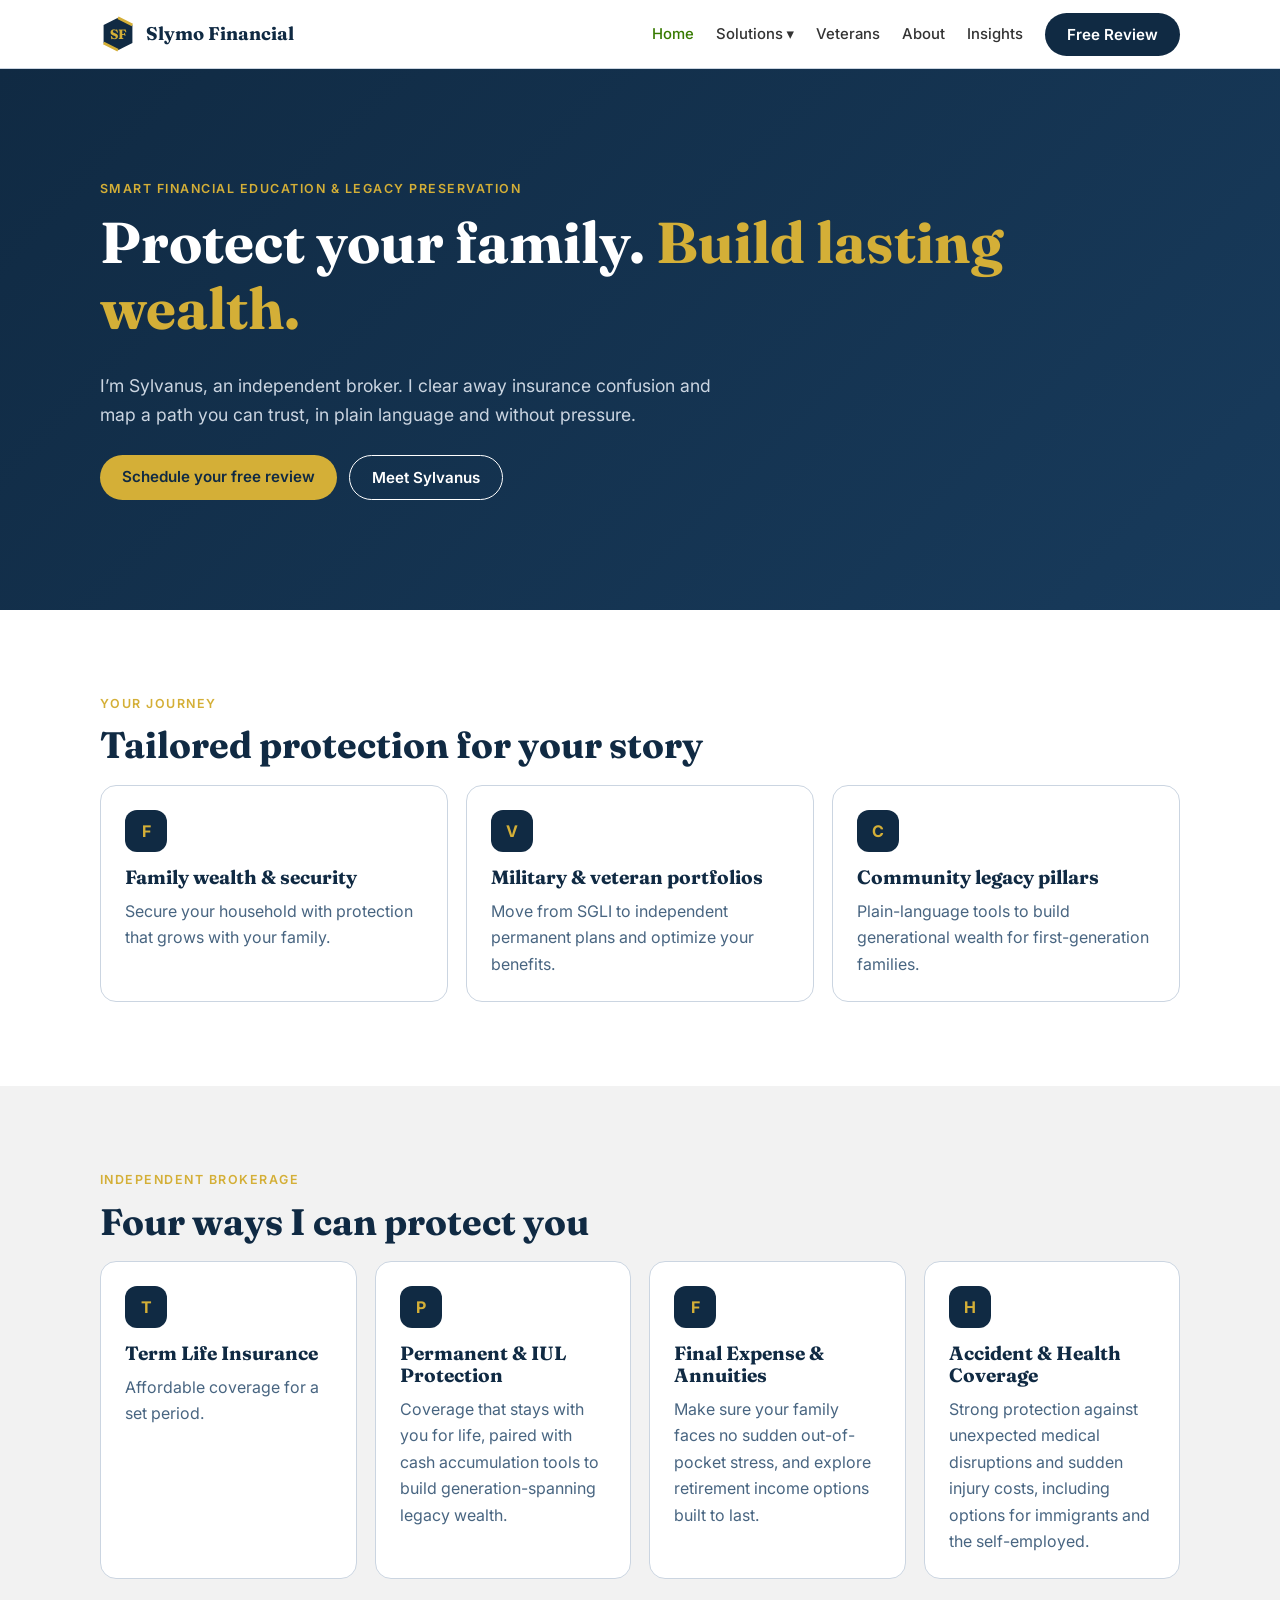
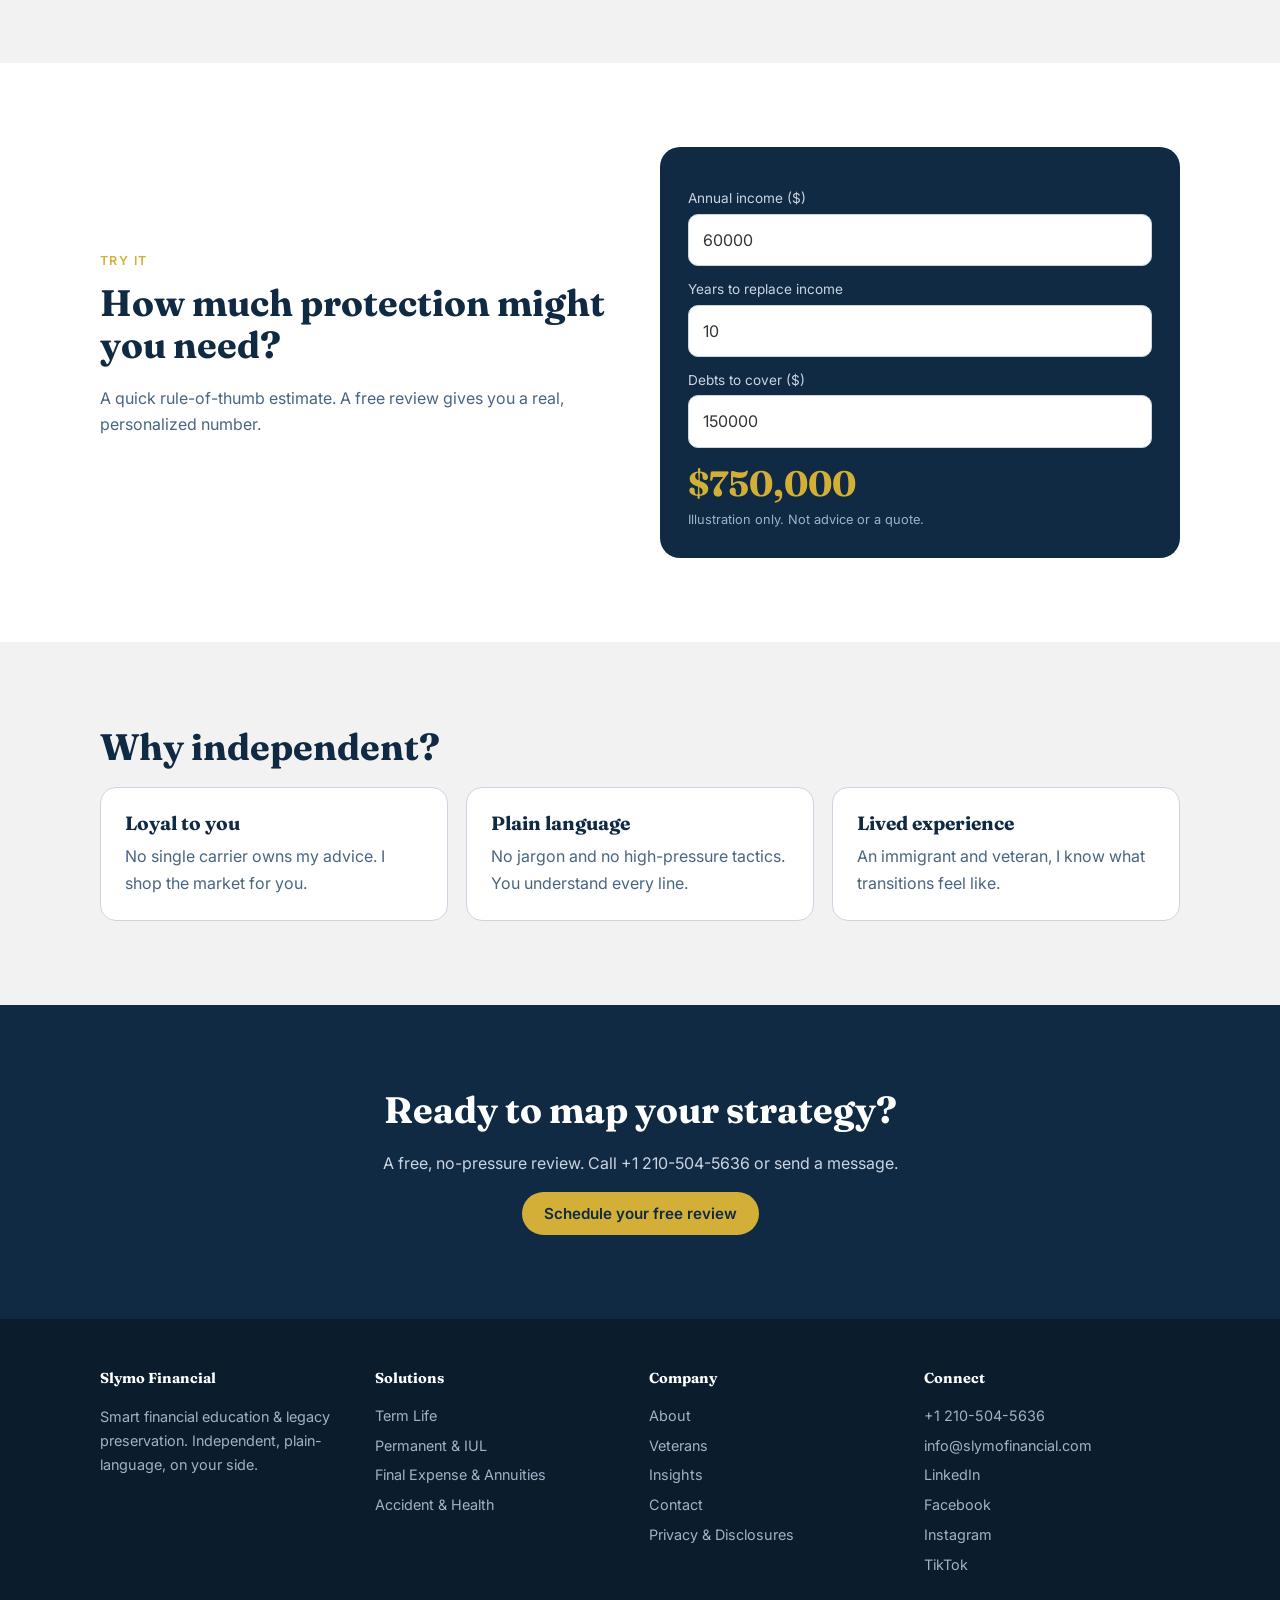
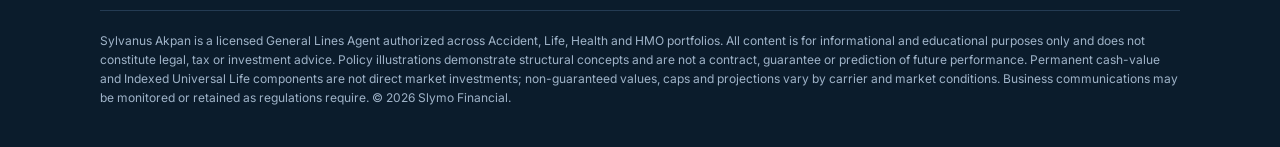
<file: slymo/index.html>
<!DOCTYPE html>
<html lang="en">

<head>
    <meta charset="utf-8">
    <meta name="viewport" content="width=device-width, initial-scale=1, viewport-fit=cover">
    <title>Slymo Financial | Independent Life, Health & Legacy Planning</title>
    <link rel="preconnect" href="https://fonts.googleapis.com">
    <link rel="preconnect" href="https://fonts.gstatic.com" crossorigin>
    <link
        href="https://fonts.googleapis.com/css2?family=Fraunces:opsz,wght@9..144,500;9..144,700&family=Inter:wght@400;500;600&display=swap"
        rel="stylesheet">
    <link rel="stylesheet" href="./style.css">
</head>

<body>
    <header>
        <div class="w">
            <nav>
                <a class="logo" href="#home" aria-label="Slymo Financial home"><svg viewBox="0 0 40 40">
                        <path d="M20 2 36 10v20L20 38 4 30V10z" fill="#102a43" />
                        <path d="M20 2 36 10M4 30l16 8" stroke="#d4af37" stroke-width="3" fill="none" /><text x="20"
                            y="25" text-anchor="middle" font-family="Fraunces,serif" font-weight="700" font-size="15"
                            fill="#d4af37">SF</text>
                    </svg>Slymo Financial</a>
                <button class="bg" id="bg" aria-label="Menu">☰ Menu</button>
                <div class="menu" id="menu">
                    <a href="#home" data-r="home">Home</a>
                    <div class="dd"><span tabindex="0">Solutions ▾</span>
                        <div><a href="#term-life">Term Life</a><a href="#permanent-iul">Permanent & IUL</a><a
                                href="#final-expense">Final Expense & Annuities</a><a href="#health">Accident &
                                Health</a></div>
                    </div>
                    <a href="#veterans" data-r="veterans">Veterans</a><a href="#about" data-r="about">About</a><a
                        href="#insights" data-r="insights">Insights</a>
                    <a class="btn" href="#contact">Free Review</a>
                </div>
            </nav>
        </div>
    </header>
    <main id="app"></main>
    <footer>
        <div class="w">
            <div class="grid">
                <div>
                    <h4>Slymo Financial</h4>
                    <p>Smart financial education & legacy preservation. Independent, plain-language, on your side.</p>
                </div>
                <div>
                    <h4>Solutions</h4><a href="#term-life">Term Life</a><a href="#permanent-iul">Permanent & IUL</a><a
                        href="#final-expense">Final Expense & Annuities</a><a href="#health">Accident & Health</a>
                </div>
                <div>
                    <h4>Company</h4><a href="#about">About</a><a href="#veterans">Veterans</a><a
                        href="#insights">Insights</a><a href="#contact">Contact</a><a href="#privacy">Privacy &
                        Disclosures</a>
                </div>
                <div>
                    <h4>Connect</h4><a href="tel:+12105045636">+1 210-504-5636</a><a
                        href="mailto:info@slymofinancial.com">info@slymofinancial.com</a><a
                        href="https://www.linkedin.com/in/sylvanus-akpan-2b0056160" target="_blank"
                        rel="noopener">LinkedIn</a><a href="https://www.facebook.com/slymofinancial/" target="_blank"
                        rel="noopener">Facebook</a><a href="https://www.instagram.com/slymofinancial/" target="_blank"
                        rel="noopener">Instagram</a><a href="https://www.tiktok.com/@slymofinancial" target="_blank"
                        rel="noopener">TikTok</a>
                </div>
            </div>
            <p class="fine">Sylvanus Akpan is a licensed General Lines Agent authorized across Accident, Life, Health
                and HMO portfolios. All content is for informational and educational purposes only and does not
                constitute legal, tax or investment advice. Policy illustrations demonstrate structural concepts and are
                not a contract, guarantee or prediction of future performance. Permanent cash-value and Indexed
                Universal Life components are not direct market investments; non-guaranteed values, caps and projections
                vary by carrier and market conditions. Business communications may be monitored or retained as
                regulations require. © <span id="yr"></span> Slymo Financial.</p>
        </div>
    </footer>
    <script src="./script.js"></script>
</body>

</html>
</file>
<file: style.css>
*,
*::before,
*::after {
    box-sizing: border-box;
    margin: 0;
    padding: 0;
}

::selection {
    color: var(--bg);
    background: var(--accent);
}

:root {
    --bg: #080808;
    --bg2: #0f0f0f;
    --bg3: #161616;
    --bg4: #1c1c1c;
    --border: rgba(255, 255, 255, 0.06);
    --border-md: rgba(255, 255, 255, 0.1);
    --border-hi: rgba(255, 255, 255, 0.18);
    --text: #ece9e3;
    --muted: #6b6b6b;
    --muted2: #7a7a7a;
    --accent: #c8ff57;
    --accent-dim: rgba(200, 255, 87, 0.1);
    --accent2: #57c8ff;
    --accent2-dim: rgba(87, 200, 255, 0.08);
    --ff: 'Syne', sans-serif;
    --fm: 'DM Mono', monospace;
    --ease: cubic-bezier(0.16, 1, 0.3, 1);
}

html {
    scroll-behavior: smooth;
}

body {
    background: var(--bg);
    color: var(--text);
    font-family: var(--ff);
    overflow-x: hidden;
    cursor: none;
    -webkit-font-smoothing: antialiased;
}

/* Screen reader */
.sr-only {
    position: absolute;
    width: 1px;
    height: 1px;
    padding: 0;
    margin: -1px;
    overflow: hidden;
    clip: rect(0, 0, 0, 0);
    white-space: nowrap;
    border: 0;
}

/* CURSOR */
#cur,
#cur-ring {
    position: fixed;
    pointer-events: none;
    z-index: 9999;
    top: 0;
    left: 0;
    border-radius: 50%;
}

#cur {
    width: 6px;
    height: 6px;
    background: var(--accent);
}

#cur-ring {
    width: 28px;
    height: 28px;
    border: 1px solid rgba(200, 255, 87, 0.3);
    transition: width 0.22s var(--ease), height 0.22s var(--ease), border-color 0.22s;
}

/* GRAIN */
body::after {
    content: '';
    position: fixed;
    inset: 0;
    background-image: url("data:image/svg+xml,%3Csvg xmlns='http://www.w3.org/2000/svg'%3E%3Cfilter id='g'%3E%3CfeTurbulence type='fractalNoise' baseFrequency='0.75' numOctaves='4' stitchTiles='stitch'/%3E%3C/filter%3E%3Crect width='100%25' height='100%25' filter='url(%23g)' opacity='0.025'/%3E%3C/svg%3E");
    pointer-events: none;
    z-index: 0;
}

/* NAV */
nav {
    position: sticky;
    top: 0;
    left: 0;
    right: 0;
    z-index: 200;
    display: flex;
    justify-content: space-between;
    align-items: center;
    padding: 1.3rem 3.5rem;
    background: rgba(8, 8, 8, 0.9);
    backdrop-filter: blur(24px);
    border-bottom: 1px solid var(--border);
}

.nav-logo {
    font-size: 1.1rem;
    font-weight: 800;
    letter-spacing: -0.02em;
    color: var(--text);
    text-decoration: none;
}

.nav-logo span {
    color: var(--accent);
}

.nav-links {
    display: flex;
    gap: 2rem;
    list-style: none;
}

.nav-links a {
    font-size: 0.68rem;
    font-weight: 600;
    letter-spacing: 0.12em;
    text-transform: uppercase;
    color: var(--muted2);
    text-decoration: none;
    transition: color 0.2s;
    cursor: none;
}

.nav-links a:hover {
    color: var(--text);
}

.nav-dot {
    display: flex;
    align-items: center;
    gap: 0.45rem;
    font-family: var(--fm);
    font-size: 0.6rem;
    letter-spacing: 0.1em;
    color: var(--muted);
    text-transform: uppercase;
}

.nav-dot span {
    width: 8px;
    height: 8px;
    border-radius: 50%;
    background: #4ade80;
    animation: pulse 2.2s infinite;
}

@keyframes pulse {

    0%,
    100% {
        opacity: 1;
        transform: scale(1);
    }

    50% {
        opacity: 0.5;
        transform: scale(0.7);
    }
}

/* HERO */
#hero {
    min-height: 100dvh;
    display: flex;
    flex-direction: column;
    justify-content: flex-end;
    padding: 0 3.5rem 5.5rem;
    position: relative;
    overflow: hidden;
}

.hero-grid-bg {
    position: absolute;
    inset: 0;
    background-image: linear-gradient(var(--border) 1px, transparent 1px),
        linear-gradient(90deg, var(--border) 1px, transparent 1px);
    background-size: 72px 72px;
    mask-image: radial-gradient(ellipse 90% 90% at 75% 50%, black 10%, transparent 70%);
    pointer-events: none;
    z-index: 0;
}

.hero-content {
    position: relative;
    z-index: 1;
}

.hero-eyebrow {
    font-family: var(--fm);
    font-size: 0.65rem;
    color: var(--accent);
    letter-spacing: 0.18em;
    text-transform: uppercase;
    margin-bottom: 1.8rem;
    display: flex;
    align-items: center;
    gap: 0.75rem;
}

.hero-eyebrow::before {
    content: '';
    width: 24px;
    height: 1px;
    background: var(--accent);
}

.hero-name {
    font-size: clamp(4rem, 10vw, 9rem);
    font-weight: 800;
    line-height: 0.9;
    letter-spacing: -0.04em;
    margin-bottom: 2rem;
}

.hero-name .ghost {
    -webkit-text-stroke: 1px rgba(255, 255, 255, 0.13);
    color: transparent;
    display: block;
}

.hero-mono {
    font-family: var(--fm);
    font-size: 0.7rem;
    color: var(--muted2);
    letter-spacing: 0.07em;
    margin-bottom: 3.5rem;
    line-height: 1.7;
}

.hero-mono span {
    color: var(--accent2);
}

.hero-bottom {
    display: flex;
    justify-content: space-between;
    align-items: flex-end;
    gap: 2rem;
    flex-wrap: wrap;
}

.hero-desc {
    max-width: 400px;
    font-size: 0.92rem;
    line-height: 1.8;
    color: var(--muted2);
}

.hero-desc strong {
    color: var(--text);
    font-weight: 500;
}

.hero-btns {
    display: flex;
    gap: 0.75rem;
    flex-shrink: 0;
}

/* BTN */
.btn-a {
    display: inline-flex;
    align-items: center;
    gap: 0.4rem;
    padding: 0.78rem 1.7rem;
    background: var(--accent);
    color: #080808;
    font-family: var(--ff);
    font-size: 0.7rem;
    font-weight: 700;
    letter-spacing: 0.1em;
    text-transform: uppercase;
    text-decoration: none;
    cursor: none;
    transition: transform 0.18s var(--ease), box-shadow 0.18s var(--ease);
}

.btn-a:hover {
    transform: translate(-2px, -2px);
    box-shadow: 4px 4px 0 rgba(200, 255, 87, 0.2);
}

.btn-b {
    display: inline-flex;
    align-items: center;
    gap: 0.4rem;
    padding: 0.78rem 1.7rem;
    background: transparent;
    color: var(--text);
    font-family: var(--ff);
    font-size: 0.7rem;
    font-weight: 600;
    letter-spacing: 0.1em;
    text-transform: uppercase;
    text-decoration: none;
    border: 1px solid var(--border-md);
    cursor: none;
    transition: border-color 0.2s, background 0.2s;
}

.btn-b:hover {
    border-color: var(--border-hi);
    background: rgba(255, 255, 255, 0.02);
}

/* TICKER */
.ticker-wrap {
    overflow: hidden;
    border-top: 1px solid var(--border);
    border-bottom: 1px solid var(--border);
    padding: 0.85rem 0;
    background: var(--bg2);
}

.ticker {
    display: flex;
    white-space: nowrap;
    animation: tick 30s linear infinite;
}

.ti {
    display: inline-flex;
    align-items: center;
    gap: 1.1rem;
    padding: 0 1.6rem;
    font-family: var(--fm);
    font-size: 0.6rem;
    letter-spacing: 0.1em;
    text-transform: uppercase;
    color: var(--muted);
}

.td {
    width: 3px;
    height: 3px;
    background: var(--accent);
    border-radius: 50%;
    flex-shrink: 0;
}

@keyframes tick {
    0% {
        transform: translateX(0);
    }

    100% {
        transform: translateX(-50%);
    }
}

/* SECTION */
section {
    padding: 6rem 3.5rem;
    position: relative;
    z-index: 1;
}

.sl {
    font-family: var(--fm);
    font-size: 0.6rem;
    letter-spacing: 0.18em;
    text-transform: uppercase;
    color: var(--accent);
    margin-bottom: 3rem;
    display: flex;
    align-items: center;
    gap: 0.9rem;
}

.sl::after {
    content: '';
    flex: 1;
    max-width: 56px;
    height: 1px;
    background: var(--border-md);
}

/* ABOUT */
#about {
    background: var(--bg);
}

.about-g {
    display: grid;
    grid-template-columns: 1fr 1fr;
    gap: 5rem;
    align-items: start;
}

.about-h {
    font-size: clamp(1.8rem, 3.2vw, 2.8rem);
    font-weight: 800;
    line-height: 1.06;
    letter-spacing: -0.03em;
    margin-bottom: 1.8rem;
}

.about-h em {
    font-style: normal;
    color: var(--accent);
}

.ap {
    font-size: 0.88rem;
    line-height: 1.85;
    color: var(--muted2);
    margin-bottom: 1.1rem;
}

.ap strong {
    color: var(--text);
    font-weight: 500;
}

.pill-row {
    display: flex;
    flex-wrap: wrap;
    gap: 0.4rem;
    margin-top: 1.5rem;
}

.pill {
    font-family: var(--fm);
    font-size: 0.58rem;
    letter-spacing: 0.1em;
    text-transform: uppercase;
    padding: 0.28rem 0.7rem;
    border: 1px solid var(--border-md);
    color: var(--muted2);
}

.stats-g {
    display: grid;
    grid-template-columns: repeat(4, 1fr);
    gap: 1px;
    background: var(--border);
    border: 1px solid var(--border);
    margin-top: 2.5rem;
}

.stat {
    background: var(--bg);
    padding: 1.6rem 1rem;
    text-align: center;
}

.sn {
    font-size: 1.8rem;
    font-weight: 800;
    letter-spacing: -0.03em;
    color: var(--accent);
    display: block;
    line-height: 1;
}

.sl2 {
    font-family: var(--fm);
    font-size: 0.55rem;
    letter-spacing: 0.12em;
    text-transform: uppercase;
    color: var(--muted);
    margin-top: 0.35rem;
    display: block;
}

/* CERTS */
.certs {
    display: flex;
    flex-direction: column;
    gap: 1px;
    background: var(--border);
    border: 1px solid var(--border);
    margin-top: 2.5rem;
}

.cert {
    background: var(--bg);
    padding: 0.9rem 1.2rem;
    display: flex;
    align-items: center;
    gap: 0.9rem;
    transition: background 0.2s;
}

.cert:hover {
    background: var(--bg3);
}

.cert-ic {
    width: 26px;
    height: 26px;
    border: 1px solid var(--border-md);
    display: flex;
    align-items: center;
    justify-content: center;
    font-family: var(--fm);
    font-size: 0.5rem;
    color: var(--accent);
    flex-shrink: 0;
    letter-spacing: 0.04em;
}

.cert-nm {
    font-size: 0.8rem;
    font-weight: 600;
    letter-spacing: -0.01em;
}

.cert-yr {
    font-family: var(--fm);
    font-size: 0.58rem;
    color: var(--muted);
    margin-top: 0.12rem;
}

/* SKILLS */
#skills {
    background: var(--bg2);
}

.skills-g {
    display: grid;
    grid-template-columns: repeat(3, 1fr);
    gap: 1px;
    background: var(--border);
    border: 1px solid var(--border);
}

.sc {
    background: var(--bg2);
    padding: 1.8rem;
    transition: background 0.2s;
}

.sc:hover {
    background: var(--bg3);
}

.sch {
    font-family: var(--fm);
    font-size: 0.58rem;
    letter-spacing: 0.15em;
    text-transform: uppercase;
    color: var(--accent2);
    margin-bottom: 1.1rem;
}

.tags {
    display: flex;
    flex-wrap: wrap;
    gap: 0.35rem;
}

.tag {
    padding: 0.28rem 0.68rem;
    border: 1px solid var(--border-md);
    font-size: 0.72rem;
    font-weight: 500;
    color: var(--text);
    letter-spacing: 0.01em;
    transition: border-color 0.18s, color 0.18s, background 0.18s;
    cursor: none;
}

.tag:hover {
    border-color: var(--accent);
    color: var(--accent);
    background: var(--accent-dim);
}

/* WORK */
#work {
    background: var(--bg);
}

.tabs {
    display: flex;
    gap: 0;
    border-bottom: 1px solid var(--border);
    margin-bottom: 3rem;
    overflow-x: auto;
}

.tab {
    font-family: var(--fm);
    font-size: 0.62rem;
    letter-spacing: 0.1em;
    text-transform: uppercase;
    padding: 0.85rem 1.4rem;
    color: var(--muted);
    cursor: none;
    border: none;
    background: transparent;
    border-bottom: 2px solid transparent;
    transition: color 0.2s, border-color 0.2s;
    white-space: nowrap;
    flex-shrink: 0;
}

.tab.on {
    color: var(--accent);
    border-bottom-color: var(--accent);
}

.tab:hover {
    color: var(--text);
}

.panel {
    display: none;
    flex-direction: column;
}

.panel.on {
    display: flex;
}

.pr {
    display: grid;
    grid-template-columns: 50px 1fr auto;
    gap: 1.6rem;
    align-items: center;
    padding: 1.8rem 0;
    border-bottom: 1px solid var(--border);
    text-decoration: none;
    color: inherit;
    cursor: none;
}

a.pr:hover .pn {
    color: var(--accent);
}

a.pr:hover .parr {
    opacity: 1;
    transform: translate(0, 0);
}

.pnum {
    font-family: var(--fm);
    font-size: 0.6rem;
    color: var(--muted);
    letter-spacing: 0.07em;
}

.pn {
    font-size: 1.2rem;
    font-weight: 700;
    letter-spacing: -0.02em;
    transition: color 0.2s;
    margin-bottom: 0.28rem;
    line-height: 1.2;
}

.pd {
    font-size: 0.8rem;
    color: var(--muted2);
    line-height: 1.65;
    margin-bottom: 0.5rem;
}

.pmet {
    display: flex;
    gap: 0.8rem;
    flex-wrap: wrap;
    margin-bottom: 0.4rem;
}

.pm {
    font-family: var(--fm);
    font-size: 0.58rem;
    letter-spacing: 0.07em;
    color: var(--accent2);
    text-transform: uppercase;
}

.ptags {
    display: flex;
    flex-wrap: wrap;
    gap: 0.3rem;
}

.ptag {
    font-family: var(--fm);
    font-size: 0.56rem;
    letter-spacing: 0.05em;
    text-transform: uppercase;
    padding: 0.18rem 0.5rem;
    background: var(--bg3);
    color: var(--muted);
}

.parr {
    font-size: 1.1rem;
    color: var(--accent);
    opacity: 0;
    transform: translate(-5px, 5px);
    transition: opacity 0.2s, transform 0.2s;
    flex-shrink: 0;
}

.wip-badge {
    font-family: var(--fm);
    font-size: 0.58rem;
    color: var(--accent);
    letter-spacing: 0.1em;
    text-transform: uppercase;
    margin-left: 0.6rem;
    font-weight: 400;
}

/* EXP */
#experience {
    background: var(--bg2);
}

.exp-list {
    display: flex;
    flex-direction: column;
}

.exp-item {
    display: grid;
    grid-template-columns: 210px 1fr;
    gap: 3rem;
    padding: 2.2rem 0;
    border-bottom: 1px solid var(--border);
}

.ep {
    font-family: var(--fm);
    font-size: 0.6rem;
    color: var(--muted);
    letter-spacing: 0.06em;
    margin-bottom: 0.45rem;
}

.et {
    font-family: var(--fm);
    font-size: 0.56rem;
    letter-spacing: 0.1em;
    text-transform: uppercase;
    padding: 0.18rem 0.55rem;
    border: 1px solid var(--border-md);
    color: var(--muted2);
    display: inline-block;
}

.er {
    font-size: 1rem;
    font-weight: 700;
    letter-spacing: -0.015em;
    margin-bottom: 0.28rem;
}

.ec {
    font-family: var(--fm);
    font-size: 0.65rem;
    color: var(--accent2);
    margin-bottom: 0.7rem;
    letter-spacing: 0.04em;
}

.ec a {
    color: inherit;
    text-decoration: none;
}

.ec a:hover {
    color: var(--text);
}

.ebl {
    list-style: none;
    display: flex;
    flex-direction: column;
    gap: 0.5rem;
}

.ebl li {
    font-size: 0.82rem;
    color: var(--muted2);
    line-height: 1.65;
    padding-left: 1.1rem;
    position: relative;
}

.ebl li::before {
    content: '—';
    position: absolute;
    left: 0;
    color: var(--accent);
    font-size: 0.7rem;
}

.ebl strong {
    color: var(--text);
    font-weight: 500;
}

/* EDU */
#education {
    background: var(--bg);
}

.edu-g {
    display: grid;
    grid-template-columns: repeat(2, 1fr);
    gap: 1px;
    background: var(--border);
    border: 1px solid var(--border);
    margin-bottom: 2rem;
}

.edu-c {
    background: var(--bg);
    padding: 1.8rem;
    transition: background 0.2s;
}

.edu-c:hover {
    background: var(--bg3);
}

.edu-d {
    font-size: 0.9rem;
    font-weight: 700;
    letter-spacing: -0.01em;
    margin-bottom: 0.28rem;
}

.edu-s {
    font-family: var(--fm);
    font-size: 0.62rem;
    color: var(--accent2);
    letter-spacing: 0.06em;
    margin-bottom: 0.4rem;
}

.edu-y {
    font-family: var(--fm);
    font-size: 0.58rem;
    color: var(--muted);
    letter-spacing: 0.07em;
}

/* CONTACT */
#contact {
    background: var(--bg2);
    text-align: center;
}

.ch {
    font-size: clamp(2.5rem, 6vw, 5rem);
    font-weight: 800;
    letter-spacing: -0.04em;
    line-height: 0.95;
    margin-bottom: 1.5rem;
}

.ch .ghost {
    -webkit-text-stroke: 1px rgba(255, 255, 255, 0.11);
    color: transparent;
    display: block;
}

.csub {
    font-size: 0.88rem;
    color: var(--muted2);
    margin-bottom: 2rem;
    line-height: 1.7;
    max-width: 460px;
    margin-left: auto;
    margin-right: auto;
}

.cemail {
    display: inline-block;
    font-size: 1rem;
    color: var(--accent);
    text-decoration: none;
    font-weight: 600;
    letter-spacing: -0.01em;
    margin-bottom: 0.4rem;
}

.cemail:hover {
    text-decoration: underline;
}

.social-row {
    display: flex;
    justify-content: center;
    flex-wrap: wrap;
    gap: 0.6rem;
    margin-top: 2rem;
}

.slink {
    display: flex;
    align-items: center;
    gap: 0.4rem;
    padding: 0.55rem 1.2rem;
    border: 1px solid var(--border-md);
    color: var(--muted2);
    font-family: var(--fm);
    font-size: 0.6rem;
    letter-spacing: 0.1em;
    text-transform: uppercase;
    text-decoration: none;
    cursor: none;
    transition: color 0.18s, border-color 0.18s, transform 0.18s var(--ease), box-shadow 0.18s var(--ease);
}

.slink:hover {
    color: var(--accent);
    border-color: var(--accent);
    background: var(--accent-dim);
    transform: translate(-2px, -2px);
    box-shadow: 4px 4px 0 rgba(200, 255, 87, 0.2);
}

/* FOOTER */
footer {
    padding: 1.6rem 3.5rem;
    border-top: 1px solid var(--border);
    display: flex;
    justify-content: space-between;
    align-items: center;
    position: relative;
    z-index: 1;
}

footer p {
    font-family: var(--fm);
    font-size: 0.6rem;
    color: var(--muted);
    letter-spacing: 0.07em;
}

footer span:last-of-type {
    color: var(--accent);
}

/* REVEAL */
.rv {
    opacity: 0;
    transform: translateY(26px);
    transition: opacity 0.7s var(--ease), transform 0.7s var(--ease);
}

.rv.in {
    opacity: 1;
    transform: translateY(0);
}

/* HERO ANIMS */
@keyframes fu {
    from {
        opacity: 0;
        transform: translateY(32px);
    }

    to {
        opacity: 1;
        transform: translateY(0);
    }
}

.fu {
    animation: fu 0.9s var(--ease) both;
}

.d1 {
    animation-delay: 0.08s;
}

.d2 {
    animation-delay: 0.18s;
}

.d3 {
    animation-delay: 0.28s;
}

.d4 {
    animation-delay: 0.38s;
}

.d5 {
    animation-delay: 0.48s;
}

/* RESPONSIVE */
@media (max-width: 900px) {
    nav {
        padding: 1.1rem 1.4rem;
    }

    .nav-links {
        display: none;
    }

    section,
    #hero {
        padding-left: 1.4rem;
        padding-right: 1.4rem;
    }

    .about-g {
        grid-template-columns: 1fr;
    }

    .stats-g {
        grid-template-columns: repeat(2, 1fr);
    }

    .skills-g {
        grid-template-columns: repeat(2, 1fr);
    }

    .exp-item {
        grid-template-columns: 1fr;
        gap: 0.5rem;
    }

    .edu-g {
        grid-template-columns: 1fr;
    }

    footer {
        flex-direction: column;
        gap: 0.35rem;
        text-align: center;
    }

    .pr {
        grid-template-columns: 36px 1fr auto;
        gap: 0.9rem;
    }

    .hero-bottom {
        flex-direction: column;
        align-items: flex-start;
    }
}

@media (max-width: 600px) {
    .skills-g {
        grid-template-columns: 1fr;
    }

    .hero-name {
        font-size: clamp(2.8rem, 14vw, 4rem);
    }
}
</file>
<file: itb/style.css>
:root {
    --ink: #12161A;
    --ink-2: #1B2126;
    --marina: #0E2B2E;
    --marina-2: #123638;
    --paper: #F6F4EE;
    --paper-2: #EDEAE0;
    --concrete: #B9B4A7;
    --oxide: #C08A2E;
    --oxide-bright: #D9A244;
    --line: rgba(255, 255, 255, 0.14);
    --line-dark: rgba(18, 22, 26, 0.14);
    --white: #FCFBF8;

    --font-display: 'Archivo Expanded', sans-serif;
    --font-head: 'Archivo', sans-serif;
    --font-body: 'Inter', sans-serif;
    --font-mono: 'IBM Plex Mono', monospace;

    --container: 1240px;
    --edge: clamp(20px, 5vw, 64px);
}

* {
    margin: 0;
    padding: 0;
    box-sizing: border-box;
}

html {
    scroll-behavior: smooth;
}

@media (prefers-reduced-motion: reduce) {
    html {
        scroll-behavior: auto;
    }

    * {
        animation-duration: 0.001ms !important;
        animation-iteration-count: 1 !important;
        transition-duration: 0.001ms !important;
    }
}

body {
    background: var(--paper);
    color: var(--ink);
    font-family: var(--font-body);
    font-size: 16px;
    line-height: 1.5;
    -webkit-font-smoothing: antialiased;
    overflow-x: hidden;
}

a {
    color: inherit;
    text-decoration: none;
}

img {
    display: block;
    max-width: 100%;
}

.wrap {
    max-width: var(--container);
    margin: 0 auto;
    padding-left: var(--edge);
    padding-right: var(--edge);
}

.eyebrow {
    font-family: var(--font-mono);
    font-size: 12px;
    letter-spacing: 0.12em;
    text-transform: uppercase;
    display: flex;
    align-items: center;
    gap: 10px;
    opacity: 0.75;
}

.eyebrow::before {
    content: "";
    width: 22px;
    height: 1px;
    background: currentColor;
    opacity: 0.6;
}

.btn {
    font-family: var(--font-mono);
    font-size: 13px;
    letter-spacing: 0.06em;
    text-transform: uppercase;
    display: inline-flex;
    align-items: center;
    gap: 10px;
    padding: 14px 24px;
    border: 1px solid currentColor;
    transition: background 0.25s ease, color 0.25s ease;
    white-space: nowrap;
}

.btn--solid {
    background: var(--oxide);
    border-color: var(--oxide);
    color: var(--ink);
}

.btn--solid:hover {
    background: var(--oxide-bright);
    border-color: var(--oxide-bright);
}

.btn--ghost:hover {
    background: var(--white);
    color: var(--ink);
}

.btn--ghost-dark:hover {
    background: var(--ink);
    color: var(--paper);
}

/* ===== NAV ===== */
header.site {
    position: fixed;
    top: 0;
    left: 0;
    right: 0;
    z-index: 100;
    display: flex;
    align-items: center;
    justify-content: space-between;
    padding: 20px var(--edge);
    font-family: var(--font-mono);
    font-size: 13px;
    letter-spacing: 0.04em;
    color: var(--white);
    transition: background 0.35s ease, backdrop-filter 0.35s ease, border-color 0.35s ease;
    border-bottom: 1px solid transparent;
}

header.site.scrolled {
    background: rgba(18, 22, 26, 0.86);
    backdrop-filter: blur(10px);
    border-bottom: 1px solid var(--line);
}

.brand {
    display: flex;
    align-items: baseline;
    gap: 8px;
    font-weight: 600;
}

.brand strong {
    font-family: var(--font-display);
    font-size: 17px;
    letter-spacing: 0.02em;
}

.brand span {
    opacity: 0.55;
    font-size: 11px;
}

nav.links {
    display: flex;
    gap: 32px;
    align-items: center;
}

nav.links a {
    opacity: 0.8;
    transition: opacity 0.2s ease;
}

nav.links a:hover {
    opacity: 1;
}

.nav-cta {
    border: 1px solid var(--white);
    padding: 9px 18px;
    text-transform: uppercase;
    font-size: 11px;
    letter-spacing: 0.08em;
    transition: background .2s ease, color .2s ease;
}

.nav-cta:hover {
    background: var(--white);
    color: var(--ink);
}

.nav-toggle {
    display: none;
}

/* ===== HERO ===== */
.hero {
    position: relative;
    background: var(--ink);
    color: var(--white);
    min-height: 100vh;
    display: flex;
    flex-direction: column;
    justify-content: flex-end;
    overflow: hidden;
    padding-top: 120px;
}

.hero-grid {
    position: absolute;
    inset: 0;
    background-image:
        linear-gradient(var(--line) 1px, transparent 1px),
        linear-gradient(90deg, var(--line) 1px, transparent 1px);
    background-size: 64px 64px;
    opacity: 0.35;
    mask-image: linear-gradient(to bottom, rgba(0, 0, 0, 0.9), rgba(0, 0, 0, 0.15));
}

.hero-tower {
    position: absolute;
    right: clamp(0px, 6vw, 140px);
    top: 90px;
    bottom: 0;
    width: min(46vw, 560px);
    opacity: 0.9;
}

.hero-tower svg {
    width: 100%;
    height: 100%;
}

.tower-line {
    fill: none;
    stroke: var(--white);
    stroke-width: 1;
    opacity: 0.85;
    stroke-dasharray: 2600;
    stroke-dashoffset: 2600;
    animation: draw 3.2s cubic-bezier(.2, .6, .2, 1) forwards;
    animation-delay: 0.3s;
}

.tower-fill {
    fill: var(--white);
    opacity: 0;
    animation: fadein 1.4s ease forwards;
    animation-delay: 2.4s;
}

.tower-mark {
    fill: var(--oxide-bright);
    opacity: 0;
    animation: fadein 1s ease forwards;
    animation-delay: 2.8s;
}

@keyframes draw {
    to {
        stroke-dashoffset: 0;
    }
}

@keyframes fadein {
    to {
        opacity: 1;
    }
}

.hero-inner {
    position: relative;
    z-index: 2;
    padding: 0 var(--edge) 64px;
}

.hero-coords {
    font-family: var(--font-mono);
    font-size: 12px;
    letter-spacing: 0.1em;
    opacity: 0.6;
    margin-bottom: 28px;
    display: flex;
    gap: 24px;
    flex-wrap: wrap;
}

h1.hero-title {
    font-family: var(--font-display);
    font-weight: 800;
    font-size: clamp(48px, 8.6vw, 118px);
    line-height: 0.92;
    letter-spacing: -0.01em;
    max-width: 16ch;
}

h1.hero-title em {
    font-style: normal;
    color: var(--oxide-bright);
}

.hero-sub {
    margin-top: 28px;
    max-width: 520px;
    font-size: 18px;
    line-height: 1.6;
    color: rgba(252, 251, 248, 0.78);
    font-weight: 400;
}

.hero-cta-row {
    margin-top: 44px;
    display: flex;
    align-items: center;
    gap: 28px;
    flex-wrap: wrap;
}

.hero-scroll {
    font-family: var(--font-mono);
    font-size: 11px;
    letter-spacing: 0.1em;
    text-transform: uppercase;
    opacity: 0.5;
}

/* ===== SECTION SCAFFOLDING ===== */
section {
    position: relative;
}

.section-pad {
    padding: 120px var(--edge);
}

.section-head {
    display: grid;
    grid-template-columns: 1fr 1fr;
    gap: 40px;
    margin-bottom: 64px;
    align-items: end;
}

.section-title {
    font-family: var(--font-head);
    font-weight: 700;
    font-size: clamp(30px, 4vw, 48px);
    line-height: 1.06;
    letter-spacing: -0.01em;
}

.section-desc {
    font-size: 16px;
    line-height: 1.65;
    opacity: 0.78;
    max-width: 44ch;
}

/* ===== INTRO ===== */
.intro {
    background: var(--paper);
}

.intro-grid {
    display: grid;
    grid-template-columns: 1.1fr 0.9fr;
    gap: 80px;
    align-items: start;
}

.intro-lead {
    font-family: var(--font-head);
    font-weight: 500;
    font-size: clamp(24px, 3vw, 34px);
    line-height: 1.32;
    letter-spacing: -0.01em;
}

.intro-lead .accent {
    color: var(--oxide);
    font-weight: 700;
}

.intro-body {
    margin-top: 26px;
    font-size: 16px;
    line-height: 1.7;
    opacity: 0.8;
    max-width: 56ch;
}

.stat-plate {
    border-top: 1px solid var(--line-dark);
}

.stat-row {
    display: flex;
    justify-content: space-between;
    align-items: baseline;
    padding: 22px 0;
    border-bottom: 1px solid var(--line-dark);
}

.stat-num {
    font-family: var(--font-display);
    font-weight: 800;
    font-size: 34px;
}

.stat-label {
    font-family: var(--font-mono);
    font-size: 11.5px;
    letter-spacing: 0.08em;
    text-transform: uppercase;
    opacity: 0.6;
    text-align: right;
    max-width: 180px;
}

/* ===== PROJECTS ===== */
.projects {
    background: var(--paper);
}

.project-grid {
    display: grid;
    grid-template-columns: repeat(2, 1fr);
    gap: 1px;
    background: var(--line-dark);
    border: 1px solid var(--line-dark);
}

.project-card {
    background: var(--paper);
    padding: 40px 36px;
    min-height: 230px;
    display: flex;
    flex-direction: column;
    justify-content: space-between;
    position: relative;
    overflow: hidden;
    transition: background 0.3s ease;
}

.project-card::after {
    content: "";
    position: absolute;
    inset: 0;
    background: var(--ink);
    transform: translateY(100%);
    transition: transform 0.42s cubic-bezier(.2, .7, .2, 1);
    z-index: 0;
}

.project-card:hover::after {
    transform: translateY(0);
}

.project-card>* {
    position: relative;
    z-index: 1;
}

.project-card:hover {
    color: var(--white);
}

.project-top {
    display: flex;
    justify-content: space-between;
    align-items: flex-start;
    gap: 12px;
}

.project-idx {
    font-family: var(--font-mono);
    font-size: 12px;
    opacity: 0.5;
}

.project-status {
    font-family: var(--font-mono);
    font-size: 10.5px;
    letter-spacing: 0.08em;
    text-transform: uppercase;
    padding: 5px 10px;
    border: 1px solid currentColor;
    opacity: 0.7;
    white-space: nowrap;
}

.project-name {
    font-family: var(--font-head);
    font-weight: 700;
    font-size: 23px;
    line-height: 1.2;
    margin-top: 24px;
}

.project-loc {
    font-family: var(--font-mono);
    font-size: 12px;
    opacity: 0.6;
    margin-top: 10px;
    letter-spacing: 0.02em;
}

/* ===== CAPABILITIES ===== */
.capabilities {
    background: var(--marina);
    color: var(--white);
}

.capabilities .section-desc {
    opacity: 0.65;
}

.cap-list {
    border-top: 1px solid var(--line);
}

.cap-row {
    display: grid;
    grid-template-columns: 70px 1fr 1.4fr;
    gap: 24px;
    align-items: center;
    padding: 26px 0;
    border-bottom: 1px solid var(--line);
    transition: padding-left 0.3s ease, background 0.3s ease;
}

.cap-row:hover {
    padding-left: 14px;
    background: rgba(255, 255, 255, 0.03);
}

.cap-num {
    font-family: var(--font-mono);
    font-size: 13px;
    opacity: 0.5;
}

.cap-name {
    font-family: var(--font-head);
    font-weight: 600;
    font-size: 19px;
}

.cap-desc {
    font-size: 14.5px;
    opacity: 0.62;
    line-height: 1.55;
}

/* ===== TRUST ===== */
.trust {
    background: var(--paper);
}

.trust-grid {
    display: grid;
    grid-template-columns: repeat(4, 1fr);
    gap: 1px;
    background: var(--line-dark);
    border: 1px solid var(--line-dark);
}

.trust-card {
    background: var(--paper);
    padding: 32px 28px;
    min-height: 170px;
    display: flex;
    flex-direction: column;
    justify-content: space-between;
}

.trust-card .t-icon {
    font-family: var(--font-mono);
    font-size: 11px;
    letter-spacing: 0.08em;
    text-transform: uppercase;
    opacity: 0.5;
}

.trust-card .t-main {
    font-family: var(--font-head);
    font-weight: 700;
    font-size: 19px;
    line-height: 1.3;
    margin-top: 14px;
}

/* ===== CONTACT ===== */
.contact {
    background: var(--ink);
    color: var(--white);
}

.contact-top {
    display: grid;
    grid-template-columns: 1.2fr 1fr;
    gap: 60px;
    align-items: end;
    padding-bottom: 64px;
    border-bottom: 1px solid var(--line);
}

.contact-title {
    font-family: var(--font-display);
    font-weight: 800;
    font-size: clamp(38px, 6vw, 72px);
    line-height: 1.02;
    letter-spacing: -0.01em;
}

.contact-title .accent {
    color: var(--oxide-bright);
}

.contact-cta {
    display: flex;
    flex-direction: column;
    align-items: flex-start;
    gap: 18px;
}

.contact-email {
    font-family: var(--font-mono);
    font-size: 20px;
    border-bottom: 1px solid var(--line);
    padding-bottom: 6px;
}

.offices {
    display: grid;
    grid-template-columns: repeat(3, 1fr);
    gap: 1px;
    background: var(--line);
    margin-top: 64px;
}

.office {
    background: var(--ink);
    padding: 32px 30px 8px;
}

.office .o-eyebrow {
    font-family: var(--font-mono);
    font-size: 11px;
    letter-spacing: 0.1em;
    text-transform: uppercase;
    opacity: 0.5;
}

.office .o-city {
    font-family: var(--font-head);
    font-weight: 700;
    font-size: 22px;
    margin-top: 14px;
}

.office .o-addr {
    font-size: 14px;
    opacity: 0.65;
    line-height: 1.6;
    margin-top: 12px;
    max-width: 32ch;
}

.office .o-phone {
    font-family: var(--font-mono);
    font-size: 13.5px;
    opacity: 0.8;
    margin-top: 16px;
    padding-bottom: 28px;
}

footer.site-footer {
    background: var(--ink);
    color: var(--white);
    border-top: 1px solid var(--line);
    padding: 28px var(--edge) 34px;
    display: flex;
    justify-content: space-between;
    align-items: center;
    font-family: var(--font-mono);
    font-size: 12px;
    opacity: 0.55;
    flex-wrap: wrap;
    gap: 12px;
}

footer.site-footer .fsocial {
    display: flex;
    gap: 18px;
}

footer.site-footer .fsocial a {
    opacity: 0.85;
    transition: opacity .2s;
}

footer.site-footer .fsocial a:hover {
    opacity: 1;
}

/* ===== SCROLL REVEAL ===== */
.reveal {
    opacity: 0;
    transform: translateY(28px);
    transition: opacity 0.7s ease, transform 0.7s cubic-bezier(.2, .7, .2, 1);
}

.reveal.in {
    opacity: 1;
    transform: translateY(0);
}

a:focus-visible,
button:focus-visible {
    outline: 2px solid var(--oxide-bright);
    outline-offset: 3px;
}

/* ===== RESPONSIVE ===== */
@media (max-width: 980px) {
    nav.links {
        display: none;
    }

    .nav-toggle {
        display: block;
        font-family: var(--font-mono);
        font-size: 12px;
        letter-spacing: .08em;
        border: 1px solid var(--white);
        padding: 8px 14px;
        text-transform: uppercase;
    }

    .hero-tower {
        width: 56vw;
        opacity: 0.55;
    }

    .intro-grid {
        grid-template-columns: 1fr;
        gap: 48px;
    }

    .section-head {
        grid-template-columns: 1fr;
        gap: 20px;
    }

    .project-grid {
        grid-template-columns: 1fr;
    }

    .cap-row {
        grid-template-columns: 44px 1fr;
        row-gap: 6px;
    }

    .cap-desc {
        grid-column: 2 / 3;
    }

    .trust-grid {
        grid-template-columns: repeat(2, 1fr);
    }

    .contact-top {
        grid-template-columns: 1fr;
        gap: 32px;
    }

    .offices {
        grid-template-columns: 1fr;
    }
}

@media (max-width: 560px) {
    .section-pad {
        padding: 88px var(--edge);
    }

    .hero-cta-row {
        gap: 18px;
    }

    footer.site-footer {
        flex-direction: column;
        align-items: flex-start;
    }
}
</file>
<file: joestouch/style.css>
*,
*::before,
*::after {
    margin: 0;
    padding: 0;
    box-sizing: border-box;
}

:root {
    --gold: #C9A84C;
    --gold-light: #E8C96A;
    --gold-dim: #8B6E2A;
    --black: #080808;
    --black-2: #111111;
    --black-3: #1A1A1A;
    --cream: #F5F0E8;
    --cream-dim: #B8AC94;
}

html {
    scroll-behavior: smooth;
}

body {
    background: var(--black);
    color: var(--cream);
    font-family: 'Jost', sans-serif;
    font-weight: 300;
    overflow-x: hidden;
    cursor: none;
}

/* ── PRELOADER ── */
#preloader {
    position: fixed;
    inset: 0;
    z-index: 9000;
    background: var(--black);
    display: flex;
    flex-direction: column;
    align-items: center;
    justify-content: center;
    gap: 2rem;
    transition: opacity .8s ease, visibility .8s ease;
}

#preloader.done {
    opacity: 0;
    visibility: hidden;
}

.pre-logo {
    font-family: 'Cormorant Garamond', serif;
    font-size: 2.2rem;
    font-weight: 300;
    letter-spacing: .4em;
    text-transform: uppercase;
    color: var(--gold);
    clip-path: inset(0 100% 0 0);
    animation: preReveal 1.4s cubic-bezier(.16, 1, .3, 1) .3s forwards;
}

@keyframes preReveal {
    to {
        clip-path: inset(0 0% 0 0);
    }
}

.pre-tagline {
    font-size: .6rem;
    letter-spacing: .5em;
    text-transform: uppercase;
    color: var(--cream-dim);
    opacity: 0;
    animation: fadeIn .8s ease 1.4s forwards;
}

.pre-bar {
    width: 120px;
    height: 1px;
    background: rgba(201, 168, 76, .2);
    position: relative;
    overflow: hidden;
}

.pre-bar::after {
    content: '';
    position: absolute;
    left: 0;
    top: 0;
    height: 100%;
    background: var(--gold);
    animation: preBar 1.8s ease .4s forwards;
}

@keyframes preBar {
    from {
        width: 0;
    }

    to {
        width: 100%;
    }
}

@keyframes fadeIn {
    to {
        opacity: 1;
    }
}

/* ── CURSOR ── */
.cursor {
    position: fixed;
    width: 12px;
    height: 12px;
    background: var(--gold);
    border-radius: 50%;
    pointer-events: none;
    z-index: 8999;
    transform: translate(-50%, -50%);
    mix-blend-mode: difference;
}

.cursor-ring {
    position: fixed;
    width: 36px;
    height: 36px;
    border: 1px solid var(--gold);
    border-radius: 50%;
    pointer-events: none;
    z-index: 8998;
    transform: translate(-50%, -50%);
    opacity: .5;
}

/* ── WHATSAPP BUBBLE ── */
.wa-bubble {
    position: fixed;
    bottom: 2.5rem;
    right: 2.5rem;
    z-index: 500;
    width: 56px;
    height: 56px;
    border-radius: 50%;
    background: linear-gradient(135deg, #25D366, #128C7E);
    display: flex;
    align-items: center;
    justify-content: center;
    box-shadow: 0 8px 32px rgba(37, 211, 102, .35);
    text-decoration: none;
    transition: transform .3s, box-shadow .3s;
    animation: waPulse 3s ease infinite;
}

.wa-bubble:hover {
    transform: scale(1.12);
    box-shadow: 0 12px 40px rgba(37, 211, 102, .5);
}

.wa-bubble svg {
    width: 28px;
    height: 28px;
}

@keyframes waPulse {

    0%,
    100% {
        box-shadow: 0 8px 32px rgba(37, 211, 102, .35);
    }

    50% {
        box-shadow: 0 8px 32px rgba(37, 211, 102, .35), 0 0 0 12px rgba(37, 211, 102, .08);
    }
}

/* ── NAV ── */
nav {
    position: fixed;
    top: 0;
    left: 0;
    right: 0;
    z-index: 100;
    padding: 2rem 4rem;
    display: flex;
    justify-content: space-between;
    align-items: center;
    transition: background .4s, padding .4s;
}

nav.scrolled {
    background: rgba(8, 8, 8, .97);
    padding: 1.2rem 4rem;
}

.nav-logo {
    font-family: 'Cormorant Garamond', serif;
    font-size: 1.1rem;
    font-weight: 400;
    letter-spacing: .3em;
    text-transform: uppercase;
    color: var(--gold);
    text-decoration: none;
}

.nav-links {
    display: flex;
    gap: 3rem;
    list-style: none;
}

.nav-links a {
    font-size: .7rem;
    font-weight: 400;
    letter-spacing: .25em;
    text-transform: uppercase;
    color: var(--cream-dim);
    text-decoration: none;
    transition: color .3s;
    position: relative;
}

.nav-links a::after {
    content: '';
    position: absolute;
    bottom: -4px;
    left: 0;
    width: 0;
    height: 1px;
    background: var(--gold);
    transition: width .4s;
}

.nav-links a:hover {
    color: var(--gold);
}

.nav-links a:hover::after {
    width: 100%;
}

/* ── HERO ── */
#hero {
    position: relative;
    height: 100vh;
    display: flex;
    align-items: center;
    justify-content: center;
    overflow: hidden;
}

.hero-video-wrap {
    position: absolute;
    inset: 0;
    z-index: 0;
}

.hero-video-placeholder {
    width: 100%;
    height: 100%;
    background: linear-gradient(135deg, #0d0d0d 0%, #1a1200 40%, #0d0b00 70%, #080808 100%);
    display: flex;
    align-items: center;
    justify-content: center;
}

.hero-video-placeholder::before {
    content: '';
    position: absolute;
    inset: 0;
    background: radial-gradient(ellipse at 50% 30%, rgba(201, 168, 76, .12) 0%, transparent 65%);
}

.video-placeholder-label {
    position: absolute;
    bottom: 8rem;
    left: 50%;
    transform: translateX(-50%);
    font-size: .55rem;
    letter-spacing: .5em;
    text-transform: uppercase;
    color: rgba(201, 168, 76, .4);
    border: 1px solid rgba(201, 168, 76, .15);
    padding: .6rem 1.5rem;
    white-space: nowrap;
    backdrop-filter: blur(4px);
}

.hero-overlay {
    position: absolute;
    inset: 0;
    background: rgba(8, 8, 8, .55);
    z-index: 1;
}

.filigree-top {
    position: absolute;
    top: 0;
    left: 0;
    right: 0;
    width: 100%;
    z-index: 2;
    opacity: 0;
    animation: filigreeReveal 2.5s ease .8s forwards;
    pointer-events: none;
}

@keyframes filigreeReveal {
    from {
        opacity: 0;
        transform: translateY(-20px);
    }

    to {
        opacity: 1;
        transform: translateY(0);
    }
}

.hero-content {
    text-align: center;
    z-index: 3;
    position: relative;
}

.hero-eyebrow {
    font-size: .65rem;
    font-weight: 400;
    letter-spacing: .5em;
    text-transform: uppercase;
    color: var(--gold);
    margin-bottom: 2rem;
    opacity: 0;
    animation: fadeUp 1s ease 1.2s forwards;
}

.hero-title {
    font-family: 'Cormorant Garamond', serif;
    font-size: clamp(4rem, 11vw, 10rem);
    font-weight: 300;
    line-height: .88;
    letter-spacing: -.02em;
    color: var(--cream);
    margin-bottom: .5rem;
    opacity: 0;
    animation: fadeUp 1s ease 1.5s forwards;
}

.hero-title em {
    font-style: italic;
    color: var(--gold);
}

.hero-tagline {
    font-family: 'Cormorant Garamond', serif;
    font-size: clamp(.9rem, 2vw, 1.2rem);
    font-style: italic;
    letter-spacing: .18em;
    color: var(--cream-dim);
    margin-top: 1.5rem;
    opacity: 0;
    animation: fadeUp 1s ease 1.9s forwards;
}

.hero-btns {
    margin-top: 3.5rem;
    display: flex;
    gap: 1.5rem;
    justify-content: center;
    opacity: 0;
    animation: fadeUp 1s ease 2.2s forwards;
}

.btn-gold {
    display: inline-block;
    padding: 1rem 3rem;
    border: 1px solid var(--gold);
    color: var(--gold);
    font-size: .65rem;
    font-weight: 400;
    letter-spacing: .4em;
    text-transform: uppercase;
    text-decoration: none;
    position: relative;
    overflow: hidden;
    transition: color .4s;
}

.btn-gold::before {
    content: '';
    position: absolute;
    inset: 0;
    background: var(--gold);
    transform: translateX(-101%);
    transition: transform .4s;
}

.btn-gold:hover {
    color: var(--black);
}

.btn-gold:hover::before {
    transform: translateX(0);
}

.btn-gold span {
    position: relative;
    z-index: 1;
}

.btn-ghost {
    display: inline-block;
    padding: 1rem 3rem;
    border: 1px solid rgba(245, 240, 232, .2);
    color: var(--cream-dim);
    font-size: .65rem;
    font-weight: 400;
    letter-spacing: .4em;
    text-transform: uppercase;
    text-decoration: none;
    transition: border-color .3s, color .3s;
}

.btn-ghost:hover {
    border-color: var(--gold);
    color: var(--gold);
}

.hero-scroll {
    position: absolute;
    bottom: 3rem;
    left: 50%;
    transform: translateX(-50%);
    display: flex;
    flex-direction: column;
    align-items: center;
    gap: .75rem;
    z-index: 3;
    opacity: 0;
    animation: fadeUp 1s ease 2.8s forwards;
}

.hero-scroll span {
    font-size: .55rem;
    letter-spacing: .4em;
    text-transform: uppercase;
    color: var(--cream-dim);
}

.scroll-line {
    width: 1px;
    height: 50px;
    background: linear-gradient(to bottom, var(--gold), transparent);
    animation: scrollPulse 2s ease-in-out infinite;
}

@keyframes scrollPulse {

    0%,
    100% {
        opacity: 1;
        transform: scaleY(1);
        transform-origin: top;
    }

    50% {
        opacity: .4;
        transform: scaleY(.5);
        transform-origin: top;
    }
}

@keyframes fadeUp {
    from {
        opacity: 0;
        transform: translateY(30px);
    }

    to {
        opacity: 1;
        transform: translateY(0);
    }
}

/* ── SOCIAL PROOF ── */
.proof-strip {
    background: var(--black-2);
    border-top: 1px solid rgba(201, 168, 76, .12);
    border-bottom: 1px solid rgba(201, 168, 76, .12);
    padding: 2.5rem 4rem;
    display: flex;
    justify-content: center;
    align-items: center;
    gap: 0;
    flex-wrap: wrap;
}

.proof-item {
    text-align: center;
    padding: 1rem 3.5rem;
    position: relative;
}

.proof-item+.proof-item::before {
    content: '';
    position: absolute;
    left: 0;
    top: 50%;
    transform: translateY(-50%);
    height: 40px;
    width: 1px;
    background: rgba(201, 168, 76, .2);
}

.proof-num {
    font-family: 'Cormorant Garamond', serif;
    font-size: 2.2rem;
    font-weight: 300;
    color: var(--gold);
    line-height: 1;
}

.proof-label {
    font-size: .6rem;
    letter-spacing: .3em;
    text-transform: uppercase;
    color: var(--cream-dim);
    margin-top: .4rem;
}

/* ── MARQUEE ── */
.marquee-wrap {
    border-top: 1px solid rgba(201, 168, 76, .1);
    border-bottom: 1px solid rgba(201, 168, 76, .1);
    overflow: hidden;
    padding: 1.5rem 0;
    background: var(--black);
}

.marquee-track {
    display: flex;
    animation: marquee 30s linear infinite;
    white-space: nowrap;
}

.marquee-item {
    display: inline-flex;
    align-items: center;
    gap: 3rem;
    padding: 0 3rem;
    font-family: 'Cormorant Garamond', serif;
    font-size: 1.1rem;
    font-style: italic;
    color: var(--gold-dim);
}

.marquee-dot {
    width: 4px;
    height: 4px;
    border-radius: 50%;
    background: var(--gold);
    flex-shrink: 0;
}

@keyframes marquee {
    from {
        transform: translateX(0);
    }

    to {
        transform: translateX(-50%);
    }
}

/* ── ABOUT ── */
#about {
    padding: 10rem 0;
    overflow: hidden;
}

.about-inner {
    max-width: 1200px;
    margin: 0 auto;
    padding: 0 4rem;
    display: grid;
    grid-template-columns: 1fr 1fr;
    gap: 8rem;
    align-items: center;
}

.section-eyebrow {
    font-size: .6rem;
    letter-spacing: .5em;
    text-transform: uppercase;
    color: var(--gold);
    margin-bottom: 2rem;
}

.section-title {
    font-family: 'Cormorant Garamond', serif;
    font-size: clamp(2.5rem, 5vw, 4.5rem);
    font-weight: 300;
    line-height: 1.05;
    color: var(--cream);
    margin-bottom: 2.5rem;
}

.section-title em {
    font-style: italic;
    color: var(--gold);
}

.section-body {
    font-size: .95rem;
    line-height: 2;
    color: var(--cream-dim);
    margin-bottom: 1.5rem;
}

.section-line {
    width: 60px;
    height: 1px;
    background: var(--gold);
    margin: 0 auto 3rem;
}

.gold-rule {
    width: 100%;
    height: 1px;
    background: linear-gradient(to right, transparent, var(--gold), transparent);
}

.about-frame {
    position: relative;
    aspect-ratio: 3/4;
    background: var(--black-3);
    border: 1px solid rgba(201, 168, 76, .2);
    display: flex;
    align-items: center;
    justify-content: center;
}

.about-frame::before {
    content: '';
    position: absolute;
    top: -15px;
    right: -15px;
    width: 100%;
    height: 100%;
    border: 1px solid rgba(201, 168, 76, .1);
    pointer-events: none;
}

.about-frame-inner {
    text-align: center;
    padding: 3rem;
}

.about-frame-text {
    font-family: 'Cormorant Garamond', serif;
    font-size: 1.6rem;
    font-style: italic;
    color: var(--gold);
    line-height: 1.5;
}

/* ── STATS ── */
.stats-strip {
    border-top: 1px solid rgba(201, 168, 76, .15);
    border-bottom: 1px solid rgba(201, 168, 76, .15);
    padding: 5rem 0;
    background: var(--black-2);
}

.stats-inner {
    max-width: 1200px;
    margin: 0 auto;
    padding: 0 4rem;
    display: grid;
    grid-template-columns: repeat(3, 1fr);
    text-align: center;
}

.stat-item {
    padding: 2rem;
}

.stat-number {
    font-family: 'Cormorant Garamond', serif;
    font-size: clamp(3rem, 6vw, 5.5rem);
    font-weight: 300;
    color: var(--gold);
    line-height: 1;
    margin-bottom: .75rem;
}

.stat-label {
    font-size: .65rem;
    letter-spacing: .3em;
    text-transform: uppercase;
    color: var(--cream-dim);
}

/* ── FEATURED PROJECTS ── */
#projects {
    padding: 10rem 0;
}

.projects-inner {
    max-width: 1200px;
    margin: 0 auto;
    padding: 0 4rem;
}

.projects-header {
    margin-bottom: 5rem;
}

.projects-grid {
    display: grid;
    gap: 3px;
}

.project-card {
    display: grid;
    grid-template-columns: 1fr 1fr;
    min-height: 480px;
    background: var(--black-3);
    overflow: hidden;
    transition: transform .4s;
}

.project-card:nth-child(even) {
    direction: rtl;
}

.project-card:nth-child(even)>* {
    direction: ltr;
}

.project-card:hover {
    transform: translateY(-4px);
}

.project-img {
    position: relative;
    overflow: hidden;
    background: var(--black-2);
}

.project-img-ph {
    width: 100%;
    height: 100%;
    display: flex;
    flex-direction: column;
    align-items: center;
    justify-content: center;
    gap: 1rem;
    min-height: 320px;
}

.ph-icon {
    color: rgba(201, 168, 76, .2);
}

.ph-label {
    font-size: .65rem;
    letter-spacing: .3em;
    text-transform: uppercase;
    color: rgba(201, 168, 76, .3);
}

.ph-note {
    font-size: .55rem;
    letter-spacing: .2em;
    color: rgba(245, 240, 232, .15);
    margin-top: .3rem;
}

.project-img::after {
    content: '📸 Add your photo here';
    position: absolute;
    top: .8rem;
    left: .8rem;
    font-size: .5rem;
    letter-spacing: .2em;
    text-transform: uppercase;
    color: rgba(201, 168, 76, .35);
    background: rgba(8, 8, 8, .7);
    padding: .35rem .7rem;
    font-family: 'Jost', sans-serif;
}

.project-info {
    padding: 4rem;
}

.project-type {
    font-size: .6rem;
    letter-spacing: .4em;
    text-transform: uppercase;
    color: var(--gold);
    margin-bottom: 1rem;
}

.project-title {
    font-family: 'Cormorant Garamond', serif;
    font-size: 2.2rem;
    font-style: italic;
    color: var(--cream);
    margin-bottom: .5rem;
    line-height: 1.1;
}

.project-venue {
    font-size: .7rem;
    letter-spacing: .2em;
    color: var(--cream-dim);
    margin-bottom: 2rem;
}

.project-story {
    font-size: .9rem;
    line-height: 1.9;
    color: var(--cream-dim);
}

.project-tag {
    display: inline-block;
    margin-top: 2rem;
    font-size: .6rem;
    letter-spacing: .3em;
    text-transform: uppercase;
    color: var(--gold);
    border-bottom: 1px solid rgba(201, 168, 76, .3);
    padding-bottom: .3rem;
}

/* ── BEFORE / AFTER ── */
#beforeafter {
    padding: 10rem 0;
    background: var(--black-2);
}

.ba-inner {
    max-width: 1200px;
    margin: 0 auto;
    padding: 0 4rem;
}

.ba-header {
    text-align: center;
    margin-bottom: 5rem;
}

.ba-wrap {
    position: relative;
    width: 100%;
    aspect-ratio: 16/8;
    overflow: hidden;
    border: 1px solid rgba(201, 168, 76, .15);
    cursor: col-resize;
    user-select: none;
}

.ba-before,
.ba-after {
    position: absolute;
    inset: 0;
    display: flex;
    align-items: center;
    justify-content: center;
}

.ba-before {
    background: #111;
    z-index: 1;
}

.ba-after {
    background: linear-gradient(135deg, #1a1200, #0d0b00);
    z-index: 1;
}

.ba-after {
    clip-path: inset(0 50% 0 0);
    transition: clip-path 0s;
}

.ba-divider {
    position: absolute;
    top: 0;
    bottom: 0;
    left: 50%;
    z-index: 10;
    width: 2px;
    background: var(--gold);
    transform: translateX(-50%);
}

.ba-handle {
    position: absolute;
    top: 50%;
    left: 50%;
    transform: translate(-50%, -50%);
    width: 44px;
    height: 44px;
    border-radius: 50%;
    background: var(--gold);
    display: flex;
    align-items: center;
    justify-content: center;
    box-shadow: 0 4px 20px rgba(0, 0, 0, .6);
    cursor: col-resize;
    z-index: 11;
}

.ba-handle svg {
    width: 20px;
    height: 20px;
    fill: var(--black);
}

.ba-label {
    position: absolute;
    bottom: 1.5rem;
    font-size: .6rem;
    letter-spacing: .3em;
    text-transform: uppercase;
    padding: .4rem 1rem;
    background: rgba(8, 8, 8, .7);
    backdrop-filter: blur(4px);
}

.ba-label.before {
    left: 1.5rem;
    color: var(--cream-dim);
}

.ba-label.after {
    right: 1.5rem;
    color: var(--gold);
}

.ba-ph-content {
    text-align: center;
    padding: 2rem;
}

.ba-ph-icon {
    opacity: .15;
    color: var(--gold);
    margin-bottom: 1rem;
}

.ba-ph-text {
    font-family: 'Cormorant Garamond', serif;
    font-size: 1.4rem;
    font-style: italic;
    color: rgba(201, 168, 76, .3);
}

.ba-ph-note {
    font-size: .55rem;
    letter-spacing: .25em;
    text-transform: uppercase;
    color: rgba(245, 240, 232, .12);
    margin-top: .5rem;
}

.ba-caption {
    text-align: center;
    margin-top: 2.5rem;
}

.ba-caption-title {
    font-family: 'Cormorant Garamond', serif;
    font-size: 1.8rem;
    font-style: italic;
    color: var(--cream);
}

.ba-caption-sub {
    font-size: .65rem;
    letter-spacing: .3em;
    text-transform: uppercase;
    color: var(--cream-dim);
    margin-top: .5rem;
}

/* ── WHY JOE'S TOUCH ── */
#why {
    padding: 10rem 0;
}

.why-inner {
    max-width: 1200px;
    margin: 0 auto;
    padding: 0 4rem;
    display: grid;
    grid-template-columns: 1fr 1fr;
    gap: 8rem;
    align-items: center;
}

.why-list {
    list-style: none;
    margin-top: 2rem;
}

.why-item {
    display: flex;
    align-items: flex-start;
    gap: 1.5rem;
    padding: 1.8rem 0;
    border-bottom: 1px solid rgba(201, 168, 76, .1);
}

.why-item:first-child {
    border-top: 1px solid rgba(201, 168, 76, .1);
}

.why-check {
    width: 24px;
    height: 24px;
    flex-shrink: 0;
    color: var(--gold);
    margin-top: .1rem;
}

.why-item-title {
    font-family: 'Cormorant Garamond', serif;
    font-size: 1.2rem;
    color: var(--cream);
    margin-bottom: .3rem;
}

.why-item-desc {
    font-size: .82rem;
    line-height: 1.8;
    color: var(--cream-dim);
}

.why-right {
    position: relative;
}

.why-quote {
    background: var(--black-3);
    border: 1px solid rgba(201, 168, 76, .15);
    padding: 3.5rem;
    position: relative;
}

.why-quote::before {
    content: '"';
    font-family: 'Cormorant Garamond', serif;
    font-size: 8rem;
    line-height: .4;
    color: rgba(201, 168, 76, .06);
    position: absolute;
    top: 2rem;
    left: 2rem;
}

.why-quote-text {
    font-family: 'Cormorant Garamond', serif;
    font-size: 1.5rem;
    font-style: italic;
    line-height: 1.6;
    color: var(--cream);
    position: relative;
    z-index: 1;
}

.why-quote-author {
    font-size: .6rem;
    letter-spacing: .4em;
    text-transform: uppercase;
    color: var(--gold);
    margin-top: 2rem;
}

/* ── FOUNDER ── */
#founder {
    padding: 10rem 0;
    background: var(--black-2);
}

.founder-inner {
    max-width: 1200px;
    margin: 0 auto;
    padding: 0 4rem;
    display: grid;
    grid-template-columns: 1fr 2fr;
    gap: 7rem;
    align-items: center;
}

.founder-photo {
    position: relative;
    aspect-ratio: 3/4;
    background: var(--black-3);
    border: 1px solid rgba(201, 168, 76, .2);
}

.founder-photo-ph {
    width: 100%;
    height: 100%;
    display: flex;
    flex-direction: column;
    align-items: center;
    justify-content: center;
    gap: 1.5rem;
    padding: 2rem;
    text-align: center;
}

.founder-photo-ph::after {
    content: '📸 Upload founder photo here';
    position: absolute;
    bottom: 1rem;
    left: 50%;
    transform: translateX(-50%);
    white-space: nowrap;
    font-size: .5rem;
    letter-spacing: .2em;
    text-transform: uppercase;
    color: rgba(201, 168, 76, .35);
    background: rgba(8, 8, 8, .7);
    padding: .35rem .7rem;
    font-family: 'Jost', sans-serif;
}

.founder-name {
    font-family: 'Cormorant Garamond', serif;
    font-size: 1rem;
    font-weight: 600;
    letter-spacing: .3em;
    text-transform: uppercase;
    color: var(--gold);
    margin-top: .5rem;
}

.founder-bio-title {
    font-family: 'Cormorant Garamond', serif;
    font-size: clamp(2rem, 4vw, 3.5rem);
    line-height: 1.05;
    margin-bottom: 2rem;
}

.founder-bio-title em {
    font-style: italic;
    color: var(--gold);
}

.founder-sig {
    font-family: 'Cormorant Garamond', serif;
    font-size: 2rem;
    font-style: italic;
    color: rgba(201, 168, 76, .4);
    margin-top: 2.5rem;
}

/* ── GALLERY ── */
#gallery {
    padding: 10rem 0;
    overflow: hidden;
}

.gallery-inner {
    max-width: 1200px;
    margin: 0 auto;
    padding: 0 4rem;
}

.gallery-header {
    display: flex;
    justify-content: space-between;
    align-items: flex-end;
    margin-bottom: 4rem;
}

.gallery-filter {
    display: flex;
    gap: 1rem;
    flex-wrap: wrap;
}

.filter-btn {
    background: transparent;
    border: 1px solid rgba(201, 168, 76, .25);
    color: var(--cream-dim);
    font-family: 'Jost', sans-serif;
    font-size: .6rem;
    letter-spacing: .3em;
    text-transform: uppercase;
    padding: .6rem 1.4rem;
    cursor: pointer;
    transition: border-color .3s, color .3s;
    outline: none;
}

.filter-btn.active,
.filter-btn:hover {
    border-color: var(--gold);
    color: var(--gold);
}

.gallery-grid {
    display: grid;
    grid-template-columns: repeat(3, 1fr);
    gap: 3px;
}

.gallery-item {
    position: relative;
    overflow: hidden;
    background: var(--black-3);
    cursor: pointer;
    text-decoration: none;
    display: block;
}

.gallery-item:nth-child(1) {
    grid-column: span 2;
    aspect-ratio: 16/9;
}

.gallery-item:nth-child(2) {
    aspect-ratio: 1;
}

.gallery-item:nth-child(3) {
    aspect-ratio: 1;
}

.gallery-item:nth-child(4) {
    aspect-ratio: 1;
}

.gallery-item:nth-child(5) {
    grid-column: span 2;
    aspect-ratio: 16/9;
}

.gallery-item:nth-child(6) {
    aspect-ratio: 4/3;
}

.gallery-item:nth-child(7) {
    aspect-ratio: 4/3;
}

.gallery-item:nth-child(8) {
    aspect-ratio: 4/3;
}

.gallery-item:nth-child(9) {
    grid-column: span 3;
    aspect-ratio: 21/7;
}

.gallery-item.hidden {
    display: none;
}

.gallery-item-bg {
    position: absolute;
    inset: 0;
    display: flex;
    align-items: center;
    justify-content: center;
    flex-direction: column;
    gap: 1rem;
    transition: transform .6s cubic-bezier(.16, 1, .3, 1);
}

.gallery-item:hover .gallery-item-bg {
    transform: scale(1.04);
}

.gallery-ph-icon {
    opacity: .2;
    color: var(--gold);
}

.gallery-ph-label {
    font-family: 'Cormorant Garamond', serif;
    font-size: .95rem;
    font-style: italic;
    color: rgba(201, 168, 76, .3);
    text-align: center;
    padding: 0 1.5rem;
}

.gallery-add-note {
    font-size: .5rem;
    letter-spacing: .2em;
    text-transform: uppercase;
    color: rgba(245, 240, 232, .12);
}

.gallery-overlay {
    position: absolute;
    inset: 0;
    background: linear-gradient(to top, rgba(8, 8, 8, .92) 0%, transparent 50%);
    opacity: 0;
    display: flex;
    flex-direction: column;
    justify-content: flex-end;
    padding: 1.8rem;
    transition: opacity .4s;
}

.gallery-item:hover .gallery-overlay {
    opacity: 1;
}

.gallery-overlay-title {
    font-family: 'Cormorant Garamond', serif;
    font-size: 1.3rem;
    color: var(--cream);
}

.gallery-overlay-sub {
    font-size: .6rem;
    letter-spacing: .3em;
    text-transform: uppercase;
    color: var(--gold);
    margin-top: .3rem;
}

.gallery-tag {
    position: absolute;
    top: 1rem;
    left: 1rem;
    font-size: .55rem;
    letter-spacing: .3em;
    text-transform: uppercase;
    padding: .35rem .8rem;
    border: 1px solid rgba(201, 168, 76, .4);
    color: var(--gold);
    background: rgba(8, 8, 8, .6);
    backdrop-filter: blur(6px);
}

/* ── LIGHTBOX ── */
.lightbox {
    position: fixed;
    inset: 0;
    z-index: 500;
    background: rgba(8, 8, 8, .97);
    display: flex;
    align-items: center;
    justify-content: center;
    opacity: 0;
    pointer-events: none;
    transition: opacity .4s;
}

.lightbox:target {
    opacity: 1;
    pointer-events: all;
}

.lightbox-inner {
    max-width: 800px;
    width: 90%;
    text-align: center;
    padding: 2rem;
}

.lightbox-ph-icon {
    opacity: .15;
    color: var(--gold);
    margin-bottom: 2rem;
}

.lightbox-title {
    font-family: 'Cormorant Garamond', serif;
    font-size: clamp(2rem, 4vw, 3.2rem);
    font-style: italic;
    color: var(--cream);
    margin-bottom: .5rem;
}

.lightbox-sub {
    font-size: .7rem;
    letter-spacing: .4em;
    text-transform: uppercase;
    color: var(--gold);
}

.lightbox-close {
    position: absolute;
    top: 2rem;
    right: 2rem;
    font-size: .7rem;
    letter-spacing: .3em;
    text-transform: uppercase;
    color: var(--cream-dim);
    text-decoration: none;
    transition: color .3s;
}

.lightbox-close:hover {
    color: var(--gold);
}

/* ── TESTIMONIALS ── */
#testimonials {
    padding: 10rem 0;
    background: var(--black-2);
}

.testi-inner {
    max-width: 900px;
    margin: 0 auto;
    padding: 0 4rem;
}

.testi-header {
    text-align: center;
    margin-bottom: 5rem;
}

.testi-track {
    display: flex;
    overflow-x: scroll;
    scroll-snap-type: x mandatory;
    scroll-behavior: smooth;
    -webkit-overflow-scrolling: touch;
    scrollbar-width: none;
}

.testi-track::-webkit-scrollbar {
    display: none;
}

.testi-slide {
    min-width: 100%;
    scroll-snap-align: start;
    padding: 0 1rem;
    text-align: center;
}

.testi-stars {
    color: var(--gold);
    font-size: 1.1rem;
    letter-spacing: .2rem;
    margin-bottom: 2rem;
}

.testi-quote-mark {
    font-family: 'Cormorant Garamond', serif;
    font-size: 7rem;
    line-height: .4;
    color: rgba(201, 168, 76, .07);
    margin-bottom: 2.5rem;
    display: block;
}

.testi-text {
    font-family: 'Cormorant Garamond', serif;
    font-size: clamp(1.4rem, 3vw, 2rem);
    font-weight: 300;
    font-style: italic;
    line-height: 1.6;
    color: var(--cream);
    margin-bottom: 2.5rem;
}

.testi-author {
    font-size: .6rem;
    letter-spacing: .45em;
    text-transform: uppercase;
    color: var(--gold);
}

.testi-event {
    font-size: .6rem;
    letter-spacing: .25em;
    color: var(--cream-dim);
    margin-top: .3rem;
}

.testi-progress {
    width: 100%;
    height: 1px;
    background: rgba(201, 168, 76, .12);
    margin-top: 2.5rem;
    position: relative;
    overflow: hidden;
}

.testi-progress-fill {
    height: 100%;
    background: var(--gold);
    width: 0%;
    transition: width .4s ease;
}

.testi-dots {
    display: flex;
    justify-content: center;
    gap: .75rem;
    margin-top: 2rem;
}

.testi-dot {
    width: 6px;
    height: 6px;
    border-radius: 3px;
    background: rgba(201, 168, 76, .25);
    border: none;
    cursor: pointer;
    padding: 0;
    transition: width .3s, background .3s;
}

.testi-dot.active {
    width: 24px;
    background: var(--gold);
}

/* ── INSTAGRAM ── */
#instagram {
    padding: 10rem 0;
}

.insta-inner {
    max-width: 1200px;
    margin: 0 auto;
    padding: 0 4rem;
}

.insta-header {
    text-align: center;
    margin-bottom: 4rem;
}

.insta-handle {
    font-family: 'Cormorant Garamond', serif;
    font-size: 1.2rem;
    font-style: italic;
    color: var(--gold);
    margin-top: .5rem;
}

.insta-grid {
    display: grid;
    grid-template-columns: repeat(6, 1fr);
    gap: 3px;
}

.insta-item {
    aspect-ratio: 1;
    background: var(--black-3);
    position: relative;
    overflow: hidden;
    cursor: pointer;
}

.insta-item-inner {
    width: 100%;
    height: 100%;
    display: flex;
    align-items: center;
    justify-content: center;
    flex-direction: column;
    gap: .5rem;
    transition: transform .4s;
}

.insta-item:hover .insta-item-inner {
    transform: scale(1.06);
}

.insta-item-overlay {
    position: absolute;
    inset: 0;
    background: rgba(8, 8, 8, .7);
    opacity: 0;
    display: flex;
    align-items: center;
    justify-content: center;
    transition: opacity .3s;
}

.insta-item:hover .insta-item-overlay {
    opacity: 1;
}

.insta-overlay-icon {
    font-size: 1.5rem;
}

.insta-ph-icon {
    opacity: .2;
    color: var(--gold);
}

.insta-ph-num {
    font-size: .55rem;
    letter-spacing: .2em;
    color: rgba(201, 168, 76, .25);
}

.insta-follow {
    text-align: center;
    margin-top: 3rem;
}

/* ── FAQ ── */
#faq {
    padding: 10rem 0;
    background: var(--black-2);
}

.faq-inner {
    max-width: 800px;
    margin: 0 auto;
    padding: 0 4rem;
}

.faq-header {
    text-align: center;
    margin-bottom: 5rem;
}

.faq-item {
    border-bottom: 1px solid rgba(201, 168, 76, .12);
}

.faq-item:first-of-type {
    border-top: 1px solid rgba(201, 168, 76, .12);
}

/* CSS-only accordion */
.faq-input {
    display: none;
}

.faq-label {
    display: flex;
    justify-content: space-between;
    align-items: center;
    padding: 2rem 0;
    cursor: pointer;
    font-family: 'Cormorant Garamond', serif;
    font-size: 1.3rem;
    color: var(--cream);
    transition: color .3s;
    gap: 1rem;
}

.faq-label:hover {
    color: var(--gold);
}

.faq-icon {
    width: 24px;
    height: 24px;
    flex-shrink: 0;
    border: 1px solid rgba(201, 168, 76, .3);
    border-radius: 50%;
    display: flex;
    align-items: center;
    justify-content: center;
    color: var(--gold);
    font-size: .9rem;
    transition: transform .4s, background .3s;
}

.faq-input:checked~.faq-label .faq-icon {
    transform: rotate(45deg);
    background: var(--gold);
    color: var(--black);
}

.faq-input:checked~.faq-label {
    color: var(--gold);
}

.faq-answer {
    max-height: 0;
    overflow: hidden;
    transition: max-height .5s cubic-bezier(.16, 1, .3, 1), padding .4s;
}

.faq-input:checked~.faq-answer {
    max-height: 200px;
    padding-bottom: 2rem;
}

.faq-answer p {
    font-size: .9rem;
    line-height: 1.9;
    color: var(--cream-dim);
}

/* ── FINAL CTA ── */
#cta {
    padding: 12rem 4rem;
    text-align: center;
    position: relative;
    overflow: hidden;
    background: var(--black);
}

.cta-bg {
    position: absolute;
    inset: 0;
    background: radial-gradient(ellipse at 50% 100%, rgba(201, 168, 76, .08) 0%, transparent 65%);
}

.cta-bg-text {
    position: absolute;
    top: 50%;
    left: 50%;
    transform: translate(-50%, -50%);
    font-family: 'Cormorant Garamond', serif;
    font-size: 18vw;
    font-weight: 700;
    color: rgba(201, 168, 76, .025);
    white-space: nowrap;
    pointer-events: none;
    letter-spacing: -.05em;
}

.cta-inner {
    position: relative;
    z-index: 2;
}

.cta-title {
    font-family: 'Cormorant Garamond', serif;
    font-size: clamp(2.5rem, 6vw, 6rem);
    font-weight: 300;
    line-height: 1;
    color: var(--cream);
    margin-bottom: 1.5rem;
}

.cta-title em {
    font-style: italic;
    color: var(--gold);
}

.cta-sub {
    font-size: .85rem;
    line-height: 1.9;
    color: var(--cream-dim);
    max-width: 500px;
    margin: 0 auto 3.5rem;
}

.cta-btns {
    display: flex;
    gap: 1.5rem;
    justify-content: center;
    flex-wrap: wrap;
}

/* ── CONTACT ── */
#contact {
    padding: 10rem 0;
    background: var(--black-2);
}

.contact-inner {
    max-width: 1200px;
    margin: 0 auto;
    padding: 0 4rem;
    display: grid;
    grid-template-columns: 1fr 1fr;
    gap: 8rem;
    align-items: start;
}

.contact-detail {
    margin-bottom: 3rem;
}

.contact-detail-label {
    font-size: .6rem;
    letter-spacing: .4em;
    text-transform: uppercase;
    color: var(--gold);
    margin-bottom: .75rem;
}

.contact-detail-value {
    font-family: 'Cormorant Garamond', serif;
    font-size: 1.4rem;
    color: var(--cream);
    text-decoration: none;
    display: block;
    transition: color .3s;
}

.contact-detail-value:hover {
    color: var(--gold);
}

.social-links {
    display: flex;
    gap: 2rem;
    margin-top: 3rem;
    flex-wrap: wrap;
}

.social-link {
    font-size: .6rem;
    letter-spacing: .3em;
    text-transform: uppercase;
    color: var(--cream-dim);
    text-decoration: none;
    transition: color .3s;
    position: relative;
}

.social-link::after {
    content: '';
    position: absolute;
    bottom: -3px;
    left: 0;
    width: 0;
    height: 1px;
    background: var(--gold);
    transition: width .3s;
}

.social-link:hover {
    color: var(--gold);
}

.social-link:hover::after {
    width: 100%;
}

.form-group {
    margin-bottom: 2rem;
}

.form-label {
    display: block;
    font-size: .6rem;
    letter-spacing: .35em;
    text-transform: uppercase;
    color: var(--cream-dim);
    margin-bottom: .75rem;
}

.form-input,
.form-textarea {
    width: 100%;
    background: transparent;
    border: none;
    border-bottom: 1px solid rgba(201, 168, 76, .3);
    padding: .75rem 0;
    color: var(--cream);
    font-family: 'Jost', sans-serif;
    font-size: .95rem;
    font-weight: 300;
    outline: none;
    transition: border-color .3s;
    resize: none;
}

.form-input:focus,
.form-textarea:focus {
    border-bottom-color: var(--gold);
}

.form-input::placeholder,
.form-textarea::placeholder {
    color: rgba(184, 172, 148, .3);
}

/* ── FOOTER ── */
footer {
    padding: 3rem 4rem;
    border-top: 1px solid rgba(201, 168, 76, .1);
    display: flex;
    justify-content: space-between;
    align-items: center;
    flex-wrap: wrap;
    gap: 1rem;
}

.footer-logo {
    font-family: 'Cormorant Garamond', serif;
    font-size: .9rem;
    letter-spacing: .3em;
    text-transform: uppercase;
    color: var(--gold);
}

.footer-copy {
    font-size: .6rem;
    letter-spacing: .2em;
    color: rgba(184, 172, 148, .4);
}

/* ── REVEAL ── */
.reveal {
    opacity: 0;
    transform: translateY(40px);
    transition: opacity .9s ease, transform .9s ease;
}

.reveal.visible {
    opacity: 1;
    transform: translateY(0);
}

/* ── RESPONSIVE ── */
@media(max-width:900px) {
    nav {
        padding: 1.5rem 2rem;
    }

    .nav-links {
        display: none;
    }

    .about-inner,
    .why-inner,
    .founder-inner,
    .contact-inner {
        grid-template-columns: 1fr;
        gap: 4rem;
        padding: 0 2rem;
    }

    .projects-inner,
    .gallery-inner,
    .ba-inner,
    .faq-inner,
    .insta-inner,
    .stats-inner {
        padding: 0 2rem;
    }

    .gallery-grid {
        grid-template-columns: 1fr 1fr;
    }

    .gallery-item:nth-child(1),
    .gallery-item:nth-child(5),
    .gallery-item:nth-child(9) {
        grid-column: span 2;
    }

    .insta-grid {
        grid-template-columns: repeat(3, 1fr);
    }

    .project-card {
        grid-template-columns: 1fr;
    }

    .project-card:nth-child(even) {
        direction: ltr;
    }

    .project-img {
        min-height: 250px;
    }

    .stats-inner {
        grid-template-columns: 1fr;
    }

    .ba-wrap {
        aspect-ratio: 4/3;
    }

    .gallery-header {
        flex-direction: column;
        align-items: flex-start;
        gap: 1.5rem;
    }

    footer {
        padding: 2rem;
        flex-direction: column;
        text-align: center;
    }

    #cta {
        padding: 8rem 2rem;
    }

    .testi-inner,
    .proof-strip {
        padding: 0 2rem;
    }
}
</file>
<file: slymo/style.css>
:root {
    --bg: #fff;
    --sf: #f2f2f2;
    --tx: #333;
    --mu: #486581;
    --ln: #cbd5e1;
    --navy: #102a43;
    --gold: #d4af37;
    --grn: #377a00;
    --br: #102a43;
    --onbr: #fff;
    --hd: #102a43;
    box-sizing: border-box;
    padding-top: env(safe-area-inset-top, 0px);
    padding-bottom: env(safe-area-inset-bottom, 0px)
}

@media(prefers-color-scheme:dark) {
    :root:not([data-theme=light]) {
        --bg: #0b1c2c;
        --sf: #102a43;
        --tx: #e6ecf2;
        --mu: #9fb3c8;
        --ln: #243b53;
        --br: #d4af37;
        --onbr: #102a43;
        --hd: #fff;
        --grn: #6fcf3a
    }
}

:root[data-theme=dark] {
    --bg: #0b1c2c;
    --sf: #102a43;
    --tx: #e6ecf2;
    --mu: #9fb3c8;
    --ln: #243b53;
    --br: #d4af37;
    --onbr: #102a43;
    --hd: #fff;
    --grn: #6fcf3a
}

html {
    height: 100%;
    scroll-padding-top: 80px;
    scroll-behavior: smooth
}

*,
*::before,
*::after {
    box-sizing: border-box
}

body {
    margin: 0;
    min-height: 100%;
    background: var(--bg);
    color: var(--tx);
    font: 16px/1.65 Inter, system-ui, sans-serif
}

h1,
h2,
h3 {
    font-family: Fraunces, Georgia, serif;
    color: var(--hd);
    line-height: 1.15;
    margin: 0 0 .5em
}

h1 {
    font-size: clamp(2.1rem, 5vw, 3.6rem)
}

h2 {
    font-size: clamp(1.6rem, 3vw, 2.3rem)
}

h3 {
    font-size: 1.2rem
}

a {
    color: inherit
}

.w {
    max-width: 1120px;
    margin: 0 auto;
    padding: 0 20px
}

header {
    position: sticky;
    top: env(safe-area-inset-top, 0px);
    z-index: 20;
    background: var(--bg);
    border-bottom: 1px solid var(--ln)
}

body::before {
    content: "";
    position: fixed;
    inset: 0 0 auto;
    height: env(safe-area-inset-top, 0px);
    background: var(--bg);
    z-index: 30
}

nav {
    display: flex;
    align-items: center;
    justify-content: space-between;
    height: 68px;
    gap: 16px
}

.logo {
    display: flex;
    align-items: center;
    gap: 10px;
    text-decoration: none;
    font-family: Fraunces, serif;
    font-weight: 700;
    color: var(--hd);
    font-size: 1.15rem
}

.logo svg {
    width: 36px;
    height: 36px
}

.menu {
    display: flex;
    align-items: center;
    gap: 22px;
    font-size: .93rem;
    font-weight: 500
}

.menu a {
    text-decoration: none;
    color: var(--tx)
}

.menu a:hover,
.menu a.on {
    color: var(--grn)
}

.dd {
    position: relative
}

.dd>span {
    cursor: pointer
}

.dd div {
    display: none;
    position: absolute;
    top: 100%;
    left: -12px;
    background: var(--bg);
    border: 1px solid var(--ln);
    border-radius: 12px;
    padding: 8px;
    min-width: 250px;
    box-shadow: 0 12px 30px #0002
}

.dd:hover div,
.dd:focus-within div {
    display: block
}

.dd div a {
    display: block;
    padding: 9px 12px;
    border-radius: 8px
}

.dd div a:hover {
    background: var(--sf)
}

.btn {
    display: inline-block;
    background: var(--br);
    color: var(--onbr) !important;
    padding: 12px 22px;
    border-radius: 999px;
    font-weight: 600;
    text-decoration: none;
    border: 0;
    cursor: pointer;
    font: 600 .95rem Inter, sans-serif;
    transition: transform .2s
}

.btn:hover {
    transform: translateY(-2px)
}

.btn.g {
    background: var(--gold);
    color: #102a43 !important
}

.btn.o {
    background: none;
    border: 1.5px solid currentColor;
    color: inherit !important
}

.bg {
    display: none;
    background: none;
    border: 1px solid var(--ln);
    border-radius: 10px;
    padding: 8px 12px;
    color: var(--tx);
    font-size: 1rem
}

.hero {
    background: linear-gradient(135deg, #102a43, #183b5c);
    color: #fff;
    padding: clamp(56px, 9vw, 110px) 0
}

.hero h1 {
    color: #fff
}

.hero p {
    color: #cbd5e1;
    max-width: 620px;
    font-size: 1.1rem
}

.hero em {
    color: var(--gold);
    font-style: normal
}

.eb {
    color: var(--gold);
    font-weight: 600;
    letter-spacing: .12em;
    text-transform: uppercase;
    font-size: .78rem;
    margin-bottom: 10px
}

.row {
    display: flex;
    gap: 12px;
    flex-wrap: wrap;
    margin-top: 26px
}

section {
    padding: clamp(48px, 7vw, 84px) 0
}

.alt {
    background: var(--sf)
}

.grid {
    display: grid;
    grid-template-columns: repeat(auto-fit, minmax(240px, 1fr));
    gap: 18px
}

.card {
    background: var(--bg);
    border: 1px solid var(--ln);
    border-radius: 16px;
    padding: 24px;
    text-decoration: none;
    transition: .2s;
    display: block
}

.alt .card {
    background: var(--bg)
}

a.card:hover {
    transform: translateY(-4px);
    border-color: var(--gold);
    box-shadow: 0 12px 28px #0001
}

.card p {
    color: var(--mu);
    margin: 0
}

.ic {
    width: 42px;
    height: 42px;
    border-radius: 12px;
    background: var(--navy);
    color: var(--gold);
    display: grid;
    place-items: center;
    font-weight: 700;
    margin-bottom: 14px
}

.mu {
    color: var(--mu)
}

.ck li {
    list-style: none;
    padding-left: 28px;
    position: relative;
    margin: 10px 0
}

.ck {
    padding: 0;
    margin: 0
}

.ck li::before {
    content: "✓";
    position: absolute;
    left: 0;
    color: var(--grn);
    font-weight: 700
}

.two {
    display: grid;
    grid-template-columns: 1fr 1fr;
    gap: 40px;
    align-items: center
}

.calc {
    background: var(--navy);
    color: #fff;
    border-radius: 20px;
    padding: 28px
}

.calc label {
    display: block;
    font-size: .85rem;
    color: #cbd5e1;
    margin: 12px 0 4px
}

input,
select,
textarea {
    width: 100%;
    padding: 12px 14px;
    border-radius: 10px;
    border: 1px solid var(--ln);
    background: var(--bg);
    color: var(--tx);
    font: inherit
}

.out {
    font: 700 2.2rem Fraunces, serif;
    color: var(--gold);
    margin: 14px 0 4px
}

.sm {
    font-size: .8rem;
    color: #9fb3c8
}

.step {
    counter-increment: s
}

.step::before {
    content: counter(s);
    display: grid;
    place-items: center;
    width: 34px;
    height: 34px;
    border-radius: 50%;
    background: var(--gold);
    color: #102a43;
    font-weight: 700;
    margin-bottom: 10px
}

.steps {
    counter-reset: s
}

details {
    border: 1px solid var(--ln);
    border-radius: 12px;
    padding: 14px 18px;
    margin: 10px 0;
    background: var(--bg)
}

summary {
    cursor: pointer;
    font-weight: 600;
    color: var(--hd)
}

details p {
    margin: 10px 0 0;
    color: var(--mu)
}

.cta {
    background: var(--navy);
    color: #fff;
    text-align: center
}

.cta h2 {
    color: #fff
}

.cta p {
    color: #cbd5e1
}

footer {
    background: #0b1c2c;
    color: #9fb3c8;
    padding: 48px 0 28px;
    font-size: .9rem
}

footer h4 {
    color: #fff;
    margin: 0 0 10px;
    font-family: Fraunces, serif
}

footer a {
    display: block;
    text-decoration: none;
    padding: 3px 0
}

footer a:hover {
    color: var(--gold)
}

.fine {
    border-top: 1px solid #243b53;
    margin-top: 30px;
    padding-top: 20px;
    font-size: .75rem;
    line-height: 1.6
}

.ph {
    width: 100%;
    max-width: 380px;
    border-radius: 24px;
    background: linear-gradient(160deg, #102a43, #486581);
    aspect-ratio: 4/5;
    display: grid;
    place-items: center;
    color: var(--gold);
    font: 700 4rem Fraunces, serif;
    border: 3px solid var(--gold)
}

.fade {
    animation: f .5s ease both
}

@keyframes f {
    from {
        opacity: 0;
        transform: translateY(12px)
    }

    to {
        opacity: 1;
        transform: none
    }
}

@media(prefers-reduced-motion:reduce) {
    * {
        animation: none !important;
        transition: none !important
    }
}

@media(max-width:860px) {
    .bg {
        display: block
    }

    .menu {
        display: none;
        position: absolute;
        top: 68px;
        left: 0;
        right: 0;
        background: var(--bg);
        flex-direction: column;
        align-items: stretch;
        padding: 16px 20px;
        border-bottom: 1px solid var(--ln);
        gap: 12px
    }

    .menu.open {
        display: flex
    }

    .dd div {
        display: block;
        position: static;
        border: 0;
        box-shadow: none;
        padding: 0 0 0 12px
    }

    .two {
        grid-template-columns: 1fr
    }

    .ph {
        max-width: 240px
    }
}
</file>
